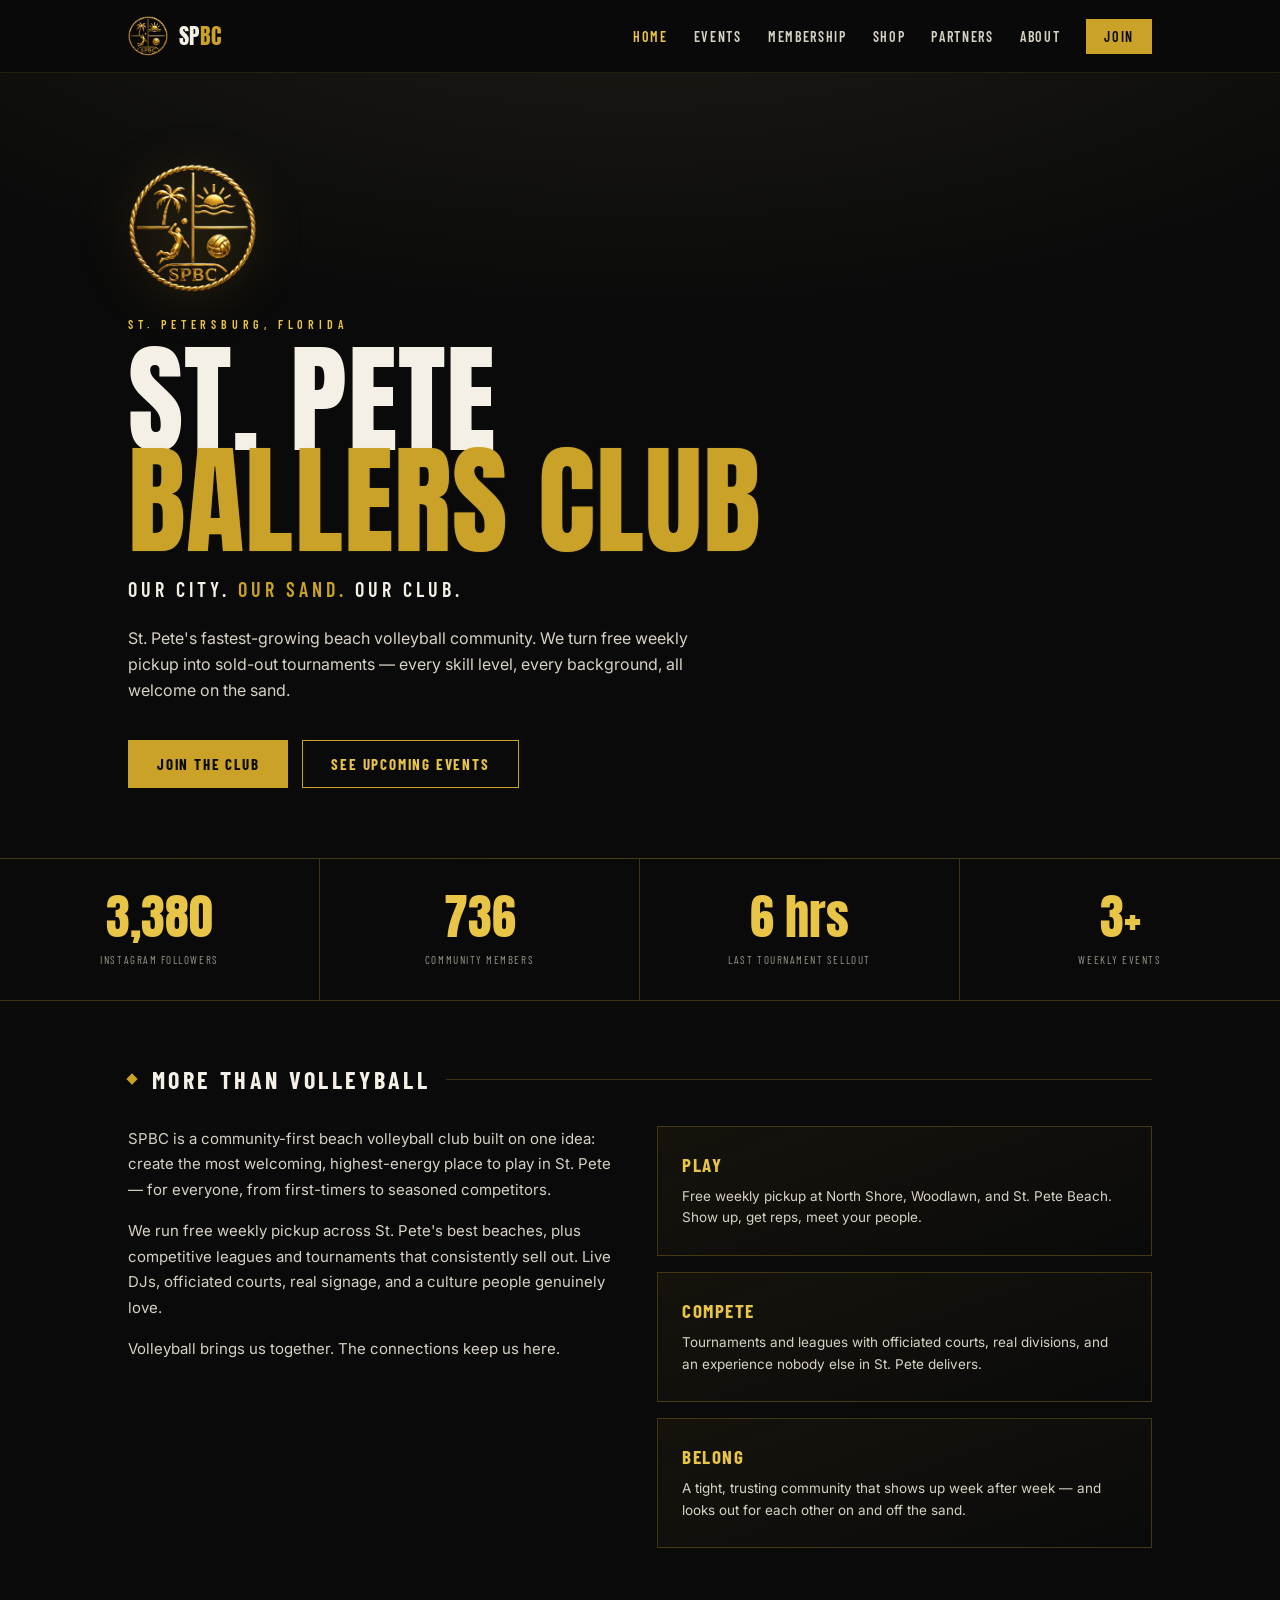
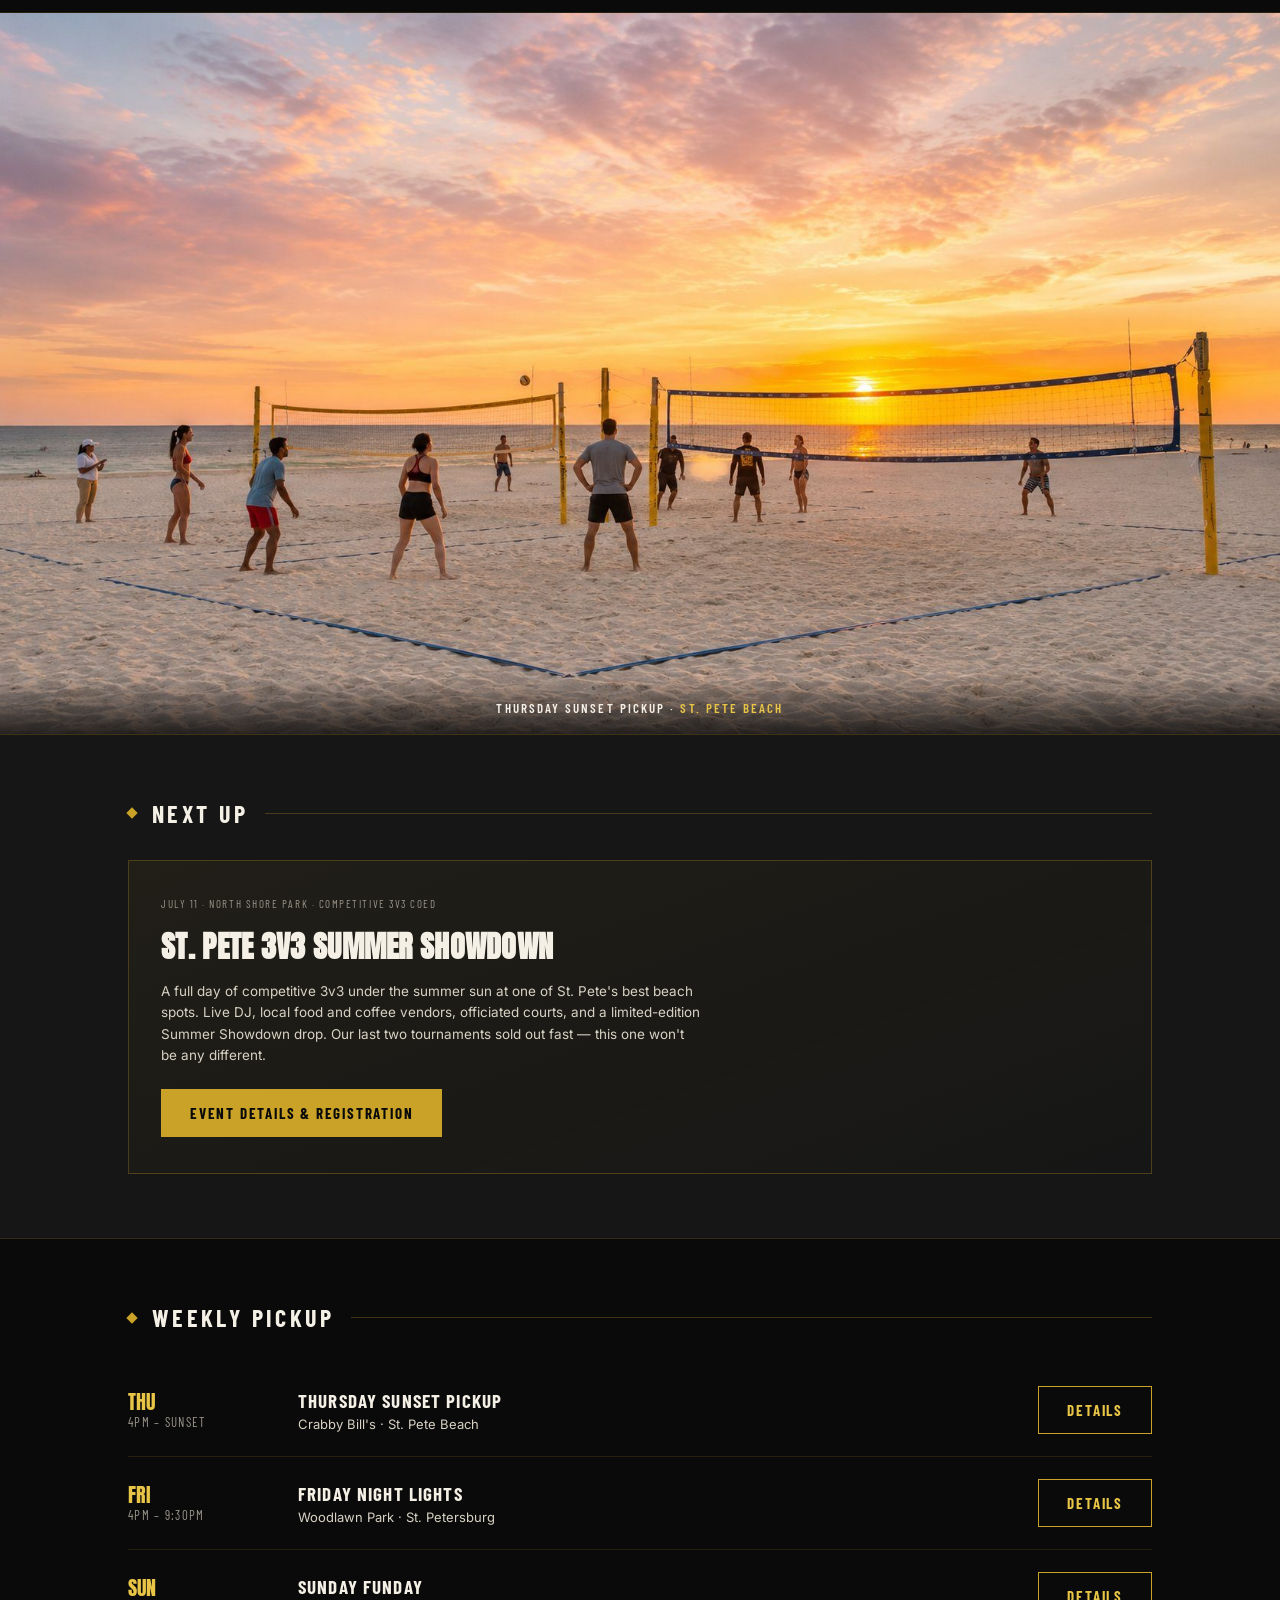
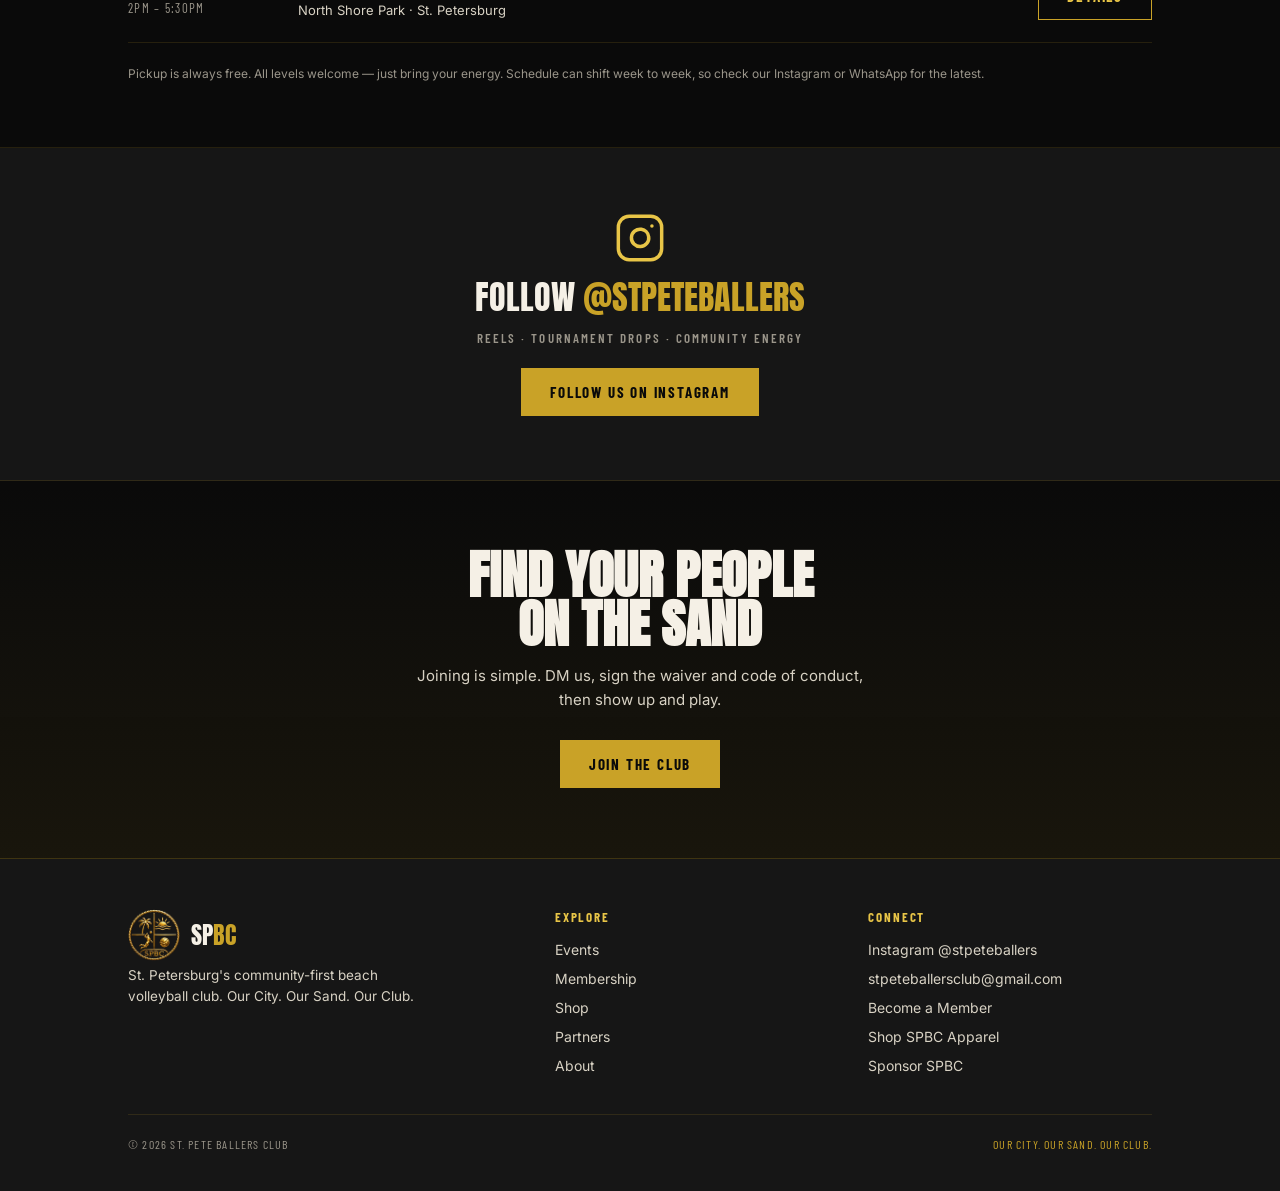
<file: index.html>
<!DOCTYPE html>
<html lang="en">
<head>
<meta charset="UTF-8">
<meta name="viewport" content="width=device-width, initial-scale=1.0">
<title>St. Pete Ballers Club — Beach Volleyball in St. Petersburg, FL</title>
<meta name="description" content="St. Petersburg's fastest-growing beach volleyball community. Free weekly pickup, competitive leagues, and sold-out tournaments. All skill levels welcome.">
<link rel="icon" type="image/png" href="favicon.png">
<link rel="apple-touch-icon" href="apple-touch-icon.png">
<meta property="og:type" content="website">
<meta property="og:site_name" content="St. Pete Ballers Club">
<meta property="og:title" content="St. Pete Ballers Club">
<meta property="og:description" content="St. Petersburg's fastest-growing beach volleyball community. Free weekly pickup, sold-out tournaments, all skill levels welcome.">
<meta property="og:image" content="https://stpeteballers.com/og-image.jpg">
<meta property="og:url" content="https://stpeteballers.com/">
<meta name="twitter:card" content="summary_large_image">
<link rel="stylesheet" href="styles.css">
</head>
<body>

<!-- NAV -->
<nav class="nav">
  <div class="nav-inner">
    <a href="index.html" class="brand"><img src="spbc-logo-liquid-small.png" alt="St. Pete Ballers Club crest"><span class="brand-word">SP<span class="gold">BC</span></span></a>
    <ul class="nav-links" id="navLinks">
      <li><a href="index.html" class="active">Home</a></li>
      <li><a href="events.html">Events</a></li>
      <li><a href="membership.html">Membership</a></li>
      <li><a href="shop.html">Shop</a></li>
      <li><a href="partners.html">Partners</a></li>
      <li><a href="about.html">About</a></li>
      <li><a href="about.html#join" class="nav-cta">Join</a></li>
    </ul>
    <button class="nav-toggle" id="navToggle" aria-label="Menu">☰</button>
  </div>
</nav>

<!-- HERO -->
<header class="hero">
  <div class="wrap">
    <img src="spbc-logo-liquid.png" alt="St. Pete Ballers Club crest" style="height:130px;width:auto;margin-bottom:24px;filter:drop-shadow(0 6px 24px rgba(201,162,39,0.28));">
    <div class="eyebrow">St. Petersburg, Florida</div>
    <h1 style="margin-top:18px;">St. Pete<br><span class="gold">Ballers Club</span></h1>
    <div class="tagline">Our City. <span class="dim">Our Sand.</span> Our Club.</div>
    <p class="lede">
      St. Pete's fastest-growing beach volleyball community. We turn free weekly pickup
      into sold-out tournaments — every skill level, every background, all welcome on the sand.
    </p>
    <div class="hero-cta">
      <a href="about.html#join" class="btn btn-primary">Join the Club</a>
      <a href="events.html" class="btn btn-ghost">See Upcoming Events</a>
    </div>
  </div>
</header>

<!-- STATS -->
<section class="stats">
  <div class="stat"><div class="num">3,380</div><div class="lab">Instagram Followers</div></div>
  <div class="stat"><div class="num">736</div><div class="lab">Community Members</div></div>
  <div class="stat"><div class="num">6 hrs</div><div class="lab">Last Tournament Sellout</div></div>
  <div class="stat"><div class="num">3+</div><div class="lab">Weekly Events</div></div>
</section>

<!-- WHAT WE ARE -->
<section class="block">
  <div class="wrap">
    <div class="section-head">
      <span class="diamond"></span>
      <h2>More Than Volleyball</h2>
      <span class="rule"></span>
    </div>
    <div class="grid-2">
      <div>
        <p class="lead-text">SPBC is a community-first beach volleyball club built on one idea: create the most welcoming, highest-energy place to play in St. Pete — for everyone, from first-timers to seasoned competitors.</p>
        <p class="lead-text">We run free weekly pickup across St. Pete's best beaches, plus competitive leagues and tournaments that consistently sell out. Live DJs, officiated courts, real signage, and a culture people genuinely love.</p>
        <p class="lead-text">Volleyball brings us together. The connections keep us here.</p>
      </div>
      <div class="grid-3" style="grid-template-columns:1fr;gap:16px;">
        <div class="card"><h3>Play</h3><p>Free weekly pickup at North Shore, Woodlawn, and St. Pete Beach. Show up, get reps, meet your people.</p></div>
        <div class="card"><h3>Compete</h3><p>Tournaments and leagues with officiated courts, real divisions, and an experience nobody else in St. Pete delivers.</p></div>
        <div class="card"><h3>Belong</h3><p>A tight, trusting community that shows up week after week — and looks out for each other on and off the sand.</p></div>
      </div>
    </div>
  </div>
</section>

<!-- SUNSET PHOTO -->
<section class="photo-band">
  <img src="photo-sunset.jpg" alt="SPBC sunset pickup on the sand in St. Pete" loading="lazy">
  <div class="caption">Thursday Sunset Pickup · <span class="gold">St. Pete Beach</span></div>
</section>

<!-- FEATURED EVENT -->
<section class="block block-dark">
  <div class="wrap">
    <div class="section-head">
      <span class="diamond"></span>
      <h2>Next Up</h2>
      <span class="rule"></span>
    </div>
    <div class="card" style="padding:36px 32px;">
      <div class="tag">July 11 · North Shore Park · Competitive 3v3 Coed</div>
      <h3 style="font-size:30px;font-family:'Anton',sans-serif;letter-spacing:0.01em;color:var(--sand);">St. Pete 3v3 Summer Showdown</h3>
      <p style="margin:12px 0 22px;max-width:60ch;">A full day of competitive 3v3 under the summer sun at one of St. Pete's best beach spots. Live DJ, local food and coffee vendors, officiated courts, and a limited-edition Summer Showdown drop. Our last two tournaments sold out fast — this one won't be any different.</p>
      <a href="events.html" class="btn btn-primary">Event Details &amp; Registration</a>
    </div>
  </div>
</section>

<!-- WEEKLY SCHEDULE -->
<section class="block">
  <div class="wrap">
    <div class="section-head">
      <span class="diamond"></span>
      <h2>Weekly Pickup</h2>
      <span class="rule"></span>
    </div>
    <div class="event-row">
      <div class="event-when">Thu<small>4PM – Sunset</small></div>
      <div><div class="event-name">Thursday Sunset Pickup</div><div class="event-meta">Crabby Bill's · St. Pete Beach</div></div>
      <a href="events.html" class="btn btn-ghost">Details</a>
    </div>
    <div class="event-row">
      <div class="event-when">Fri<small>4PM – 9:30PM</small></div>
      <div><div class="event-name">Friday Night Lights</div><div class="event-meta">Woodlawn Park · St. Petersburg</div></div>
      <a href="events.html" class="btn btn-ghost">Details</a>
    </div>
    <div class="event-row">
      <div class="event-when">Sun<small>2PM – 5:30PM</small></div>
      <div><div class="event-name">Sunday Funday</div><div class="event-meta">North Shore Park · St. Petersburg</div></div>
      <a href="events.html" class="btn btn-ghost">Details</a>
    </div>
    <p class="form-note" style="margin-top:22px;">Pickup is always free. All levels welcome — just bring your energy. Schedule can shift week to week, so check our Instagram or WhatsApp for the latest.</p>
  </div>
</section>

<!-- INSTAGRAM -->
<section class="block block-dark" style="text-align:center;">
  <div class="wrap">
    <a href="https://instagram.com/stpeteballers" target="_blank" rel="noopener" style="display:inline-flex;flex-direction:column;align-items:center;gap:16px;">
      <svg width="52" height="52" viewBox="0 0 24 24" fill="none" stroke="#E8C547" stroke-width="1.6" stroke-linecap="round" stroke-linejoin="round" aria-hidden="true">
        <rect x="2" y="2" width="20" height="20" rx="5" ry="5"></rect>
        <path d="M16 11.37A4 4 0 1 1 12.63 8 4 4 0 0 1 16 11.37z"></path>
        <line x1="17.5" y1="6.5" x2="17.51" y2="6.5"></line>
      </svg>
      <span style="font-family:'Anton',sans-serif;font-size:clamp(22px,4vw,34px);text-transform:uppercase;color:var(--sand);line-height:1;">Follow <span style="color:var(--gold);">@stpeteballers</span></span>
      <span style="font-family:'Barlow Condensed',sans-serif;font-weight:600;text-transform:uppercase;letter-spacing:0.16em;font-size:13px;color:var(--muted);">Reels · Tournament Drops · Community Energy</span>
      <span class="btn btn-primary" style="margin-top:6px;">Follow Us On Instagram</span>
    </a>
  </div>
</section>

<!-- CTA -->
<section class="cta-banner">
  <div class="wrap">
    <h2>Find Your People<br>On The Sand</h2>
    <p>Joining is simple. DM us, sign the waiver and code of conduct, then show up and play.</p>
    <a href="about.html#join" class="btn btn-primary">Join the Club</a>
  </div>
</section>

<!-- FOOTER -->
<footer class="footer">
  <div class="wrap">
    <div class="footer-grid">
      <div>
        <div class="brand"><img src="spbc-logo-liquid-small.png" alt="St. Pete Ballers Club crest"><span class="brand-word">SP<span class="gold">BC</span></span></div>
        <p>St. Petersburg's community-first beach volleyball club. Our City. Our Sand. Our Club.</p>
      </div>
      <div>
        <h5>Explore</h5>
        <ul class="footer-links">
          <li><a href="events.html">Events</a></li>
          <li><a href="membership.html">Membership</a></li>
          <li><a href="shop.html">Shop</a></li>
          <li><a href="partners.html">Partners</a></li>
          <li><a href="about.html">About</a></li>
        </ul>
      </div>
      <div>
        <h5>Connect</h5>
        <ul class="footer-links">
          <li><a href="https://instagram.com/stpeteballers" target="_blank" rel="noopener">Instagram @stpeteballers</a></li>
          <li><a href="mailto:stpeteballersclub@gmail.com">stpeteballersclub@gmail.com</a></li>
          <li><a href="about.html#join">Become a Member</a></li>
          <li><a href="https://zi0zrb-xp.myshopify.com" target="_blank" rel="noopener">Shop SPBC Apparel</a></li>
          <li><a href="partners.html#sponsor">Sponsor SPBC</a></li>
        </ul>
      </div>
    </div>
    <div class="footer-bottom">
      <span>© 2026 St. Pete Ballers Club</span>
      <span class="gold">Our City. Our Sand. Our Club.</span>
    </div>
  </div>
</footer>

<script>
  const t = document.getElementById('navToggle');
  const l = document.getElementById('navLinks');
  if (t) t.addEventListener('click', () => l.classList.toggle('open'));
</script>
</body>
</html>
</file>
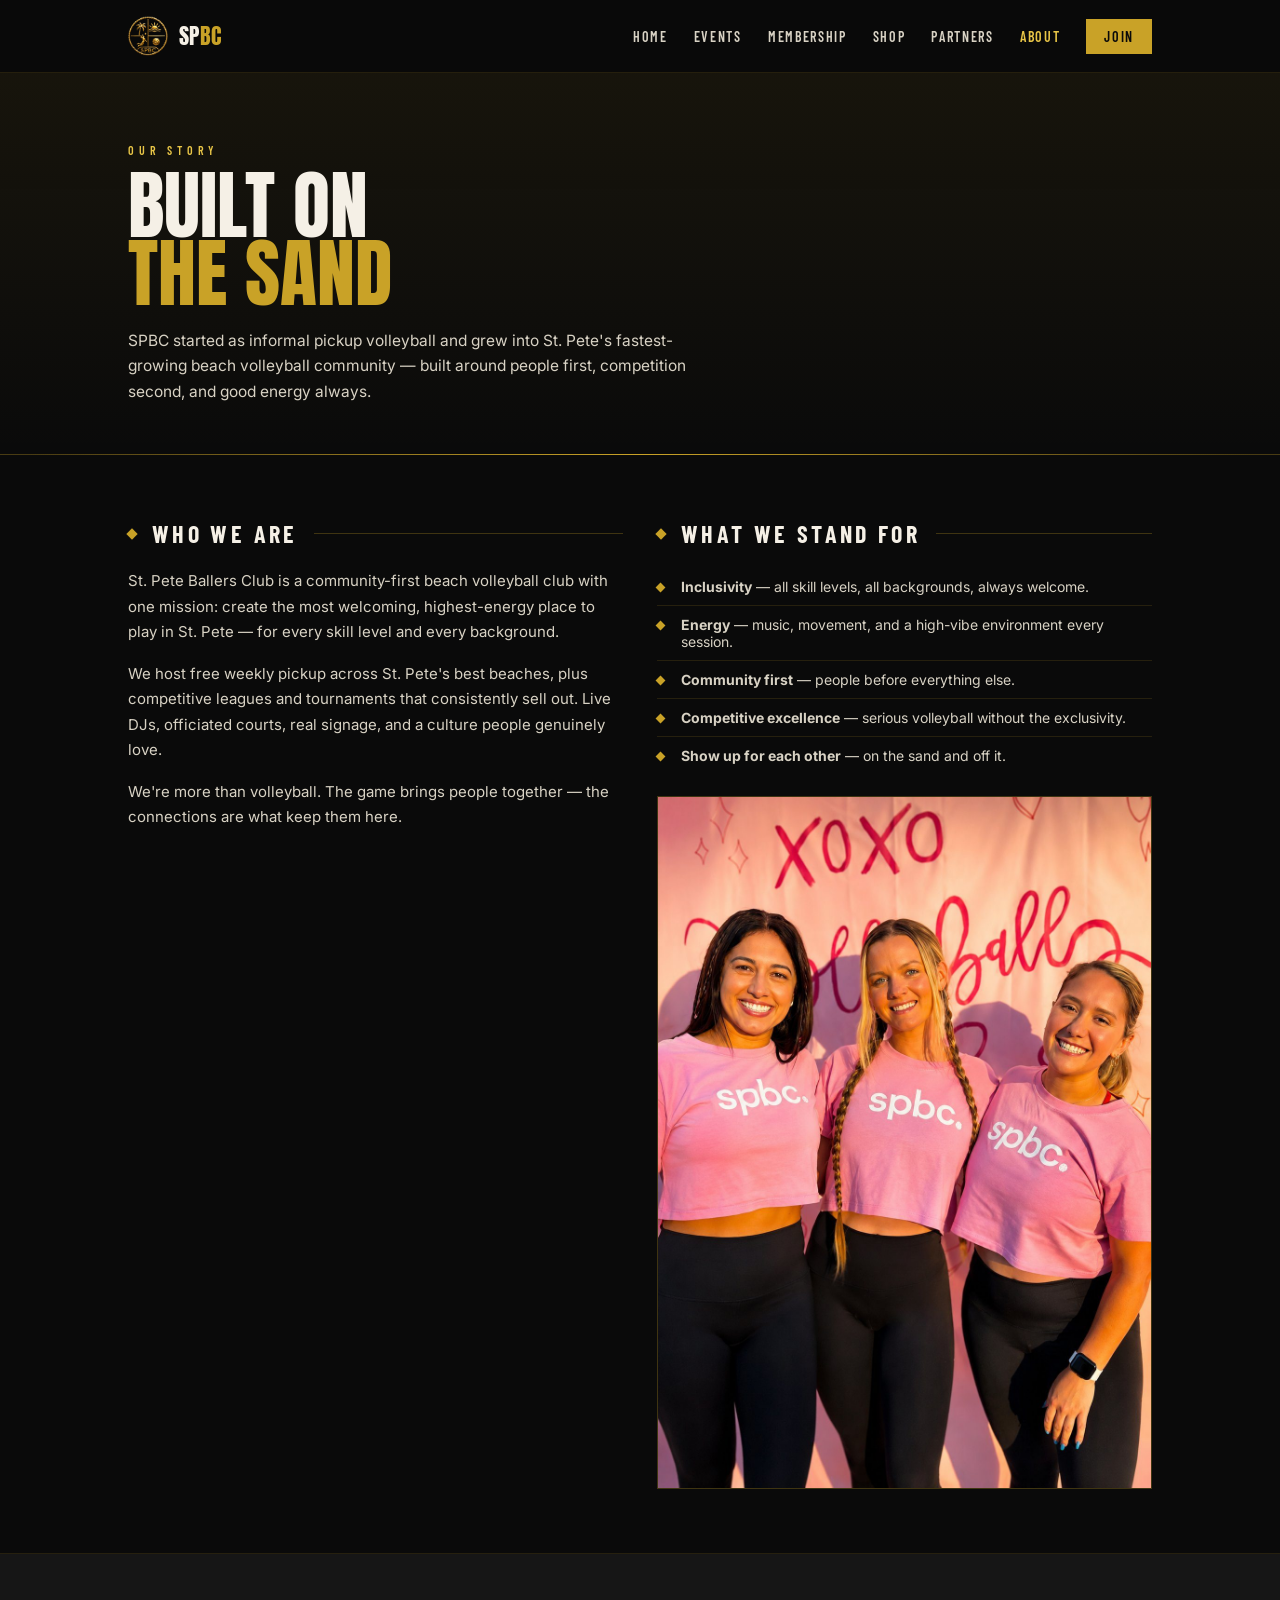
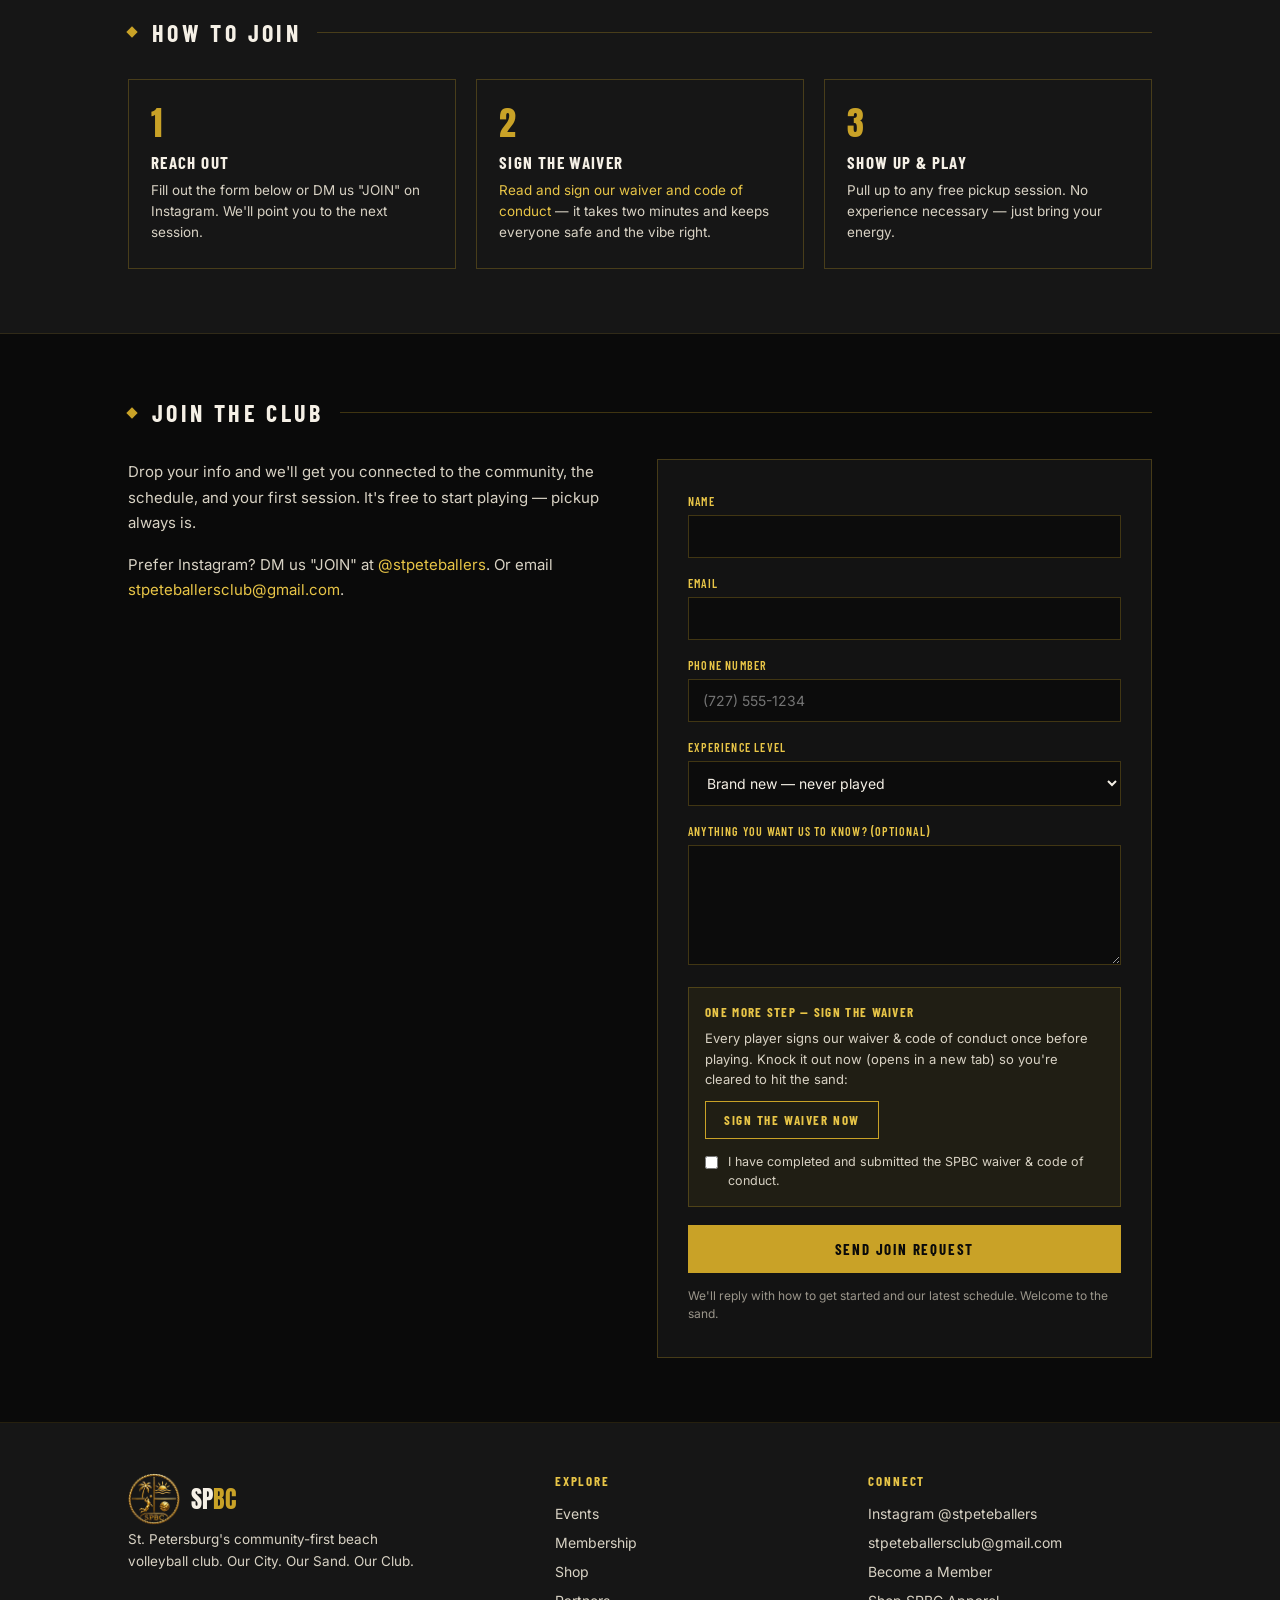
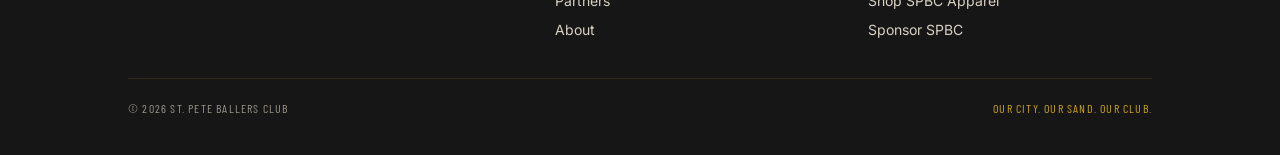
<file: about.html>
<!DOCTYPE html>
<html lang="en">
<head>
<meta charset="UTF-8">
<meta name="viewport" content="width=device-width, initial-scale=1.0">
<title>About &amp; Join — St. Pete Ballers Club</title>
<meta name="description" content="The story behind St. Pete Ballers Club and how to join St. Petersburg's fastest-growing beach volleyball community.">
<link rel="icon" type="image/png" href="favicon.png">
<link rel="apple-touch-icon" href="apple-touch-icon.png">
<meta property="og:type" content="website">
<meta property="og:site_name" content="St. Pete Ballers Club">
<meta property="og:title" content="About & Join — St. Pete Ballers Club">
<meta property="og:description" content="The story behind St. Pete's most welcoming beach volleyball community — and how to join.">
<meta property="og:image" content="https://stpeteballers.com/og-image.jpg">
<meta property="og:url" content="https://stpeteballers.com/about.html">
<meta name="twitter:card" content="summary_large_image">
<link rel="stylesheet" href="styles.css">
</head>
<body>

<nav class="nav">
  <div class="nav-inner">
    <a href="index.html" class="brand"><img src="spbc-logo-liquid-small.png" alt="St. Pete Ballers Club crest"><span class="brand-word">SP<span class="gold">BC</span></span></a>
    <ul class="nav-links" id="navLinks">
      <li><a href="index.html">Home</a></li>
      <li><a href="events.html">Events</a></li>
      <li><a href="membership.html">Membership</a></li>
      <li><a href="shop.html">Shop</a></li>
      <li><a href="partners.html">Partners</a></li>
      <li><a href="about.html" class="active">About</a></li>
      <li><a href="#join" class="nav-cta">Join</a></li>
    </ul>
    <button class="nav-toggle" id="navToggle" aria-label="Menu">☰</button>
  </div>
</nav>

<header class="page-header">
  <div class="wrap">
    <div class="eyebrow">Our Story</div>
    <h1>Built On<br><span class="gold">The Sand</span></h1>
    <p>SPBC started as informal pickup volleyball and grew into St. Pete's fastest-growing beach volleyball community — built around people first, competition second, and good energy always.</p>
  </div>
</header>

<!-- STORY -->
<section class="block">
  <div class="wrap">
    <div class="grid-2">
      <div>
        <div class="section-head" style="margin-bottom:20px;">
          <span class="diamond"></span>
          <h2>Who We Are</h2>
          <span class="rule"></span>
        </div>
        <p class="lead-text">St. Pete Ballers Club is a community-first beach volleyball club with one mission: create the most welcoming, highest-energy place to play in St. Pete — for every skill level and every background.</p>
        <p class="lead-text">We host free weekly pickup across St. Pete's best beaches, plus competitive leagues and tournaments that consistently sell out. Live DJs, officiated courts, real signage, and a culture people genuinely love.</p>
        <p class="lead-text">We're more than volleyball. The game brings people together — the connections are what keep them here.</p>
      </div>
      <div>
        <div class="section-head" style="margin-bottom:20px;">
          <span class="diamond"></span>
          <h2>What We Stand For</h2>
          <span class="rule"></span>
        </div>
        <ul class="perks">
          <li><strong>Inclusivity</strong> — all skill levels, all backgrounds, always welcome.</li>
          <li><strong>Energy</strong> — music, movement, and a high-vibe environment every session.</li>
          <li><strong>Community first</strong> — people before everything else.</li>
          <li><strong>Competitive excellence</strong> — serious volleyball without the exclusivity.</li>
          <li><strong>Show up for each other</strong> — on the sand and off it.</li>
        </ul>
        <div class="photo-card" style="margin-top:22px;">
          <img src="photo-crew.jpg" alt="SPBC members in club apparel at a themed event" loading="lazy">
        </div>
      </div>
    </div>
  </div>
</section>

<!-- HOW TO JOIN -->
<section class="block block-dark">
  <div class="wrap">
    <div class="section-head">
      <span class="diamond"></span>
      <h2>How To Join</h2>
      <span class="rule"></span>
    </div>
    <div class="steps">
      <div class="step">
        <div class="n">1</div>
        <h4>Reach Out</h4>
        <p>Fill out the form below or DM us "JOIN" on Instagram. We'll point you to the next session.</p>
      </div>
      <div class="step">
        <div class="n">2</div>
        <h4>Sign the Waiver</h4>
        <p><a href="waiver.html" style="color:var(--gold-bright);">Read and sign our waiver and code of conduct</a> — it takes two minutes and keeps everyone safe and the vibe right.</p>
      </div>
      <div class="step">
        <div class="n">3</div>
        <h4>Show Up &amp; Play</h4>
        <p>Pull up to any free pickup session. No experience necessary — just bring your energy.</p>
      </div>
    </div>
  </div>
</section>

<!-- JOIN FORM -->
<section class="block" id="join">
  <div class="wrap">
    <div class="section-head">
      <span class="diamond"></span>
      <h2>Join The Club</h2>
      <span class="rule"></span>
    </div>
    <div class="grid-2">
      <div>
        <p class="lead-text">Drop your info and we'll get you connected to the community, the schedule, and your first session. It's free to start playing — pickup always is.</p>
        <p class="lead-text">Prefer Instagram? DM us "JOIN" at <a href="https://instagram.com/stpeteballers" target="_blank" rel="noopener" style="color:var(--gold-bright);">@stpeteballers</a>. Or email <a href="mailto:stpeteballersclub@gmail.com" style="color:var(--gold-bright);">stpeteballersclub@gmail.com</a>.</p>
      </div>
      <div class="form-card">
        <!-- FORMSPREE: replace YOUR_JOIN_FORM_ID with the endpoint from your Formspree join form -->
        <form action="https://formspree.io/f/maqzbger" method="POST">
          <input type="hidden" name="_subject" value="New SPBC Join Request">
          <div class="field">
            <label for="j-name">Name</label>
            <input id="j-name" type="text" name="name" required>
          </div>
          <div class="field">
            <label for="j-email">Email</label>
            <input id="j-email" type="email" name="email" required>
          </div>
          <div class="field">
            <label for="j-phone">Phone Number</label>
            <input id="j-phone" type="tel" name="phone" placeholder="(727) 555-1234" required>
          </div>
          <div class="field">
            <label for="j-level">Experience Level</label>
            <select id="j-level" name="experience_level">
              <option>Brand new — never played</option>
              <option>Beginner</option>
              <option>Intermediate</option>
              <option>Advanced / Competitive</option>
            </select>
          </div>
          <div class="field">
            <label for="j-msg">Anything you want us to know? (optional)</label>
            <textarea id="j-msg" name="message"></textarea>
          </div>
          <div style="border:1px solid var(--line);background:rgba(201,162,39,0.07);padding:16px;margin-bottom:18px;">
            <label style="display:block;font-family:'Barlow Condensed',sans-serif;font-weight:700;text-transform:uppercase;letter-spacing:0.1em;font-size:13px;color:var(--gold-bright);margin-bottom:8px;">One More Step — Sign The Waiver</label>
            <p style="font-size:13px;color:var(--text);line-height:1.55;margin-bottom:12px;">Every player signs our waiver &amp; code of conduct once before playing. Knock it out now (opens in a new tab) so you're cleared to hit the sand:</p>
            <a href="https://docs.google.com/forms/d/e/1FAIpQLSe4vOb_4rl8Dtbf1ZRXCW45BYnxnFgCiMLUwcZEDzyFkONX4w/viewform" target="_blank" rel="noopener" class="btn btn-ghost" style="font-size:13px;padding:10px 18px;">Sign the Waiver Now</a>
            <div style="display:flex;gap:10px;align-items:flex-start;margin-top:14px;">
              <input type="checkbox" id="j-waiver" name="waiver_signed" value="yes" required style="margin-top:3px;width:auto;accent-color:var(--gold);">
              <label for="j-waiver" style="font-family:'Inter',sans-serif;text-transform:none;letter-spacing:0;font-size:12.5px;color:var(--text);line-height:1.5;">I have completed and submitted the SPBC waiver &amp; code of conduct.</label>
            </div>
          </div>
          <button type="submit" class="btn btn-primary" style="width:100%;">Send Join Request</button>
          <p class="form-note">We'll reply with how to get started and our latest schedule. Welcome to the sand.</p>
        </form>
      </div>
    </div>
  </div>
</section>

<footer class="footer">
  <div class="wrap">
    <div class="footer-grid">
      <div>
        <div class="brand"><img src="spbc-logo-liquid-small.png" alt="St. Pete Ballers Club crest"><span class="brand-word">SP<span class="gold">BC</span></span></div>
        <p>St. Petersburg's community-first beach volleyball club. Our City. Our Sand. Our Club.</p>
      </div>
      <div>
        <h5>Explore</h5>
        <ul class="footer-links">
          <li><a href="events.html">Events</a></li>
          <li><a href="membership.html">Membership</a></li>
          <li><a href="shop.html">Shop</a></li>
          <li><a href="partners.html">Partners</a></li>
          <li><a href="about.html">About</a></li>
        </ul>
      </div>
      <div>
        <h5>Connect</h5>
        <ul class="footer-links">
          <li><a href="https://instagram.com/stpeteballers" target="_blank" rel="noopener">Instagram @stpeteballers</a></li>
          <li><a href="mailto:stpeteballersclub@gmail.com">stpeteballersclub@gmail.com</a></li>
          <li><a href="#join">Become a Member</a></li>
          <li><a href="https://zi0zrb-xp.myshopify.com" target="_blank" rel="noopener">Shop SPBC Apparel</a></li>
          <li><a href="partners.html#sponsor">Sponsor SPBC</a></li>
        </ul>
      </div>
    </div>
    <div class="footer-bottom">
      <span>© 2026 St. Pete Ballers Club</span>
      <span class="gold">Our City. Our Sand. Our Club.</span>
    </div>
  </div>
</footer>

<script>
  const t = document.getElementById('navToggle');
  const l = document.getElementById('navLinks');
  if (t) t.addEventListener('click', () => l.classList.toggle('open'));
</script>
</body>
</html>
</file>
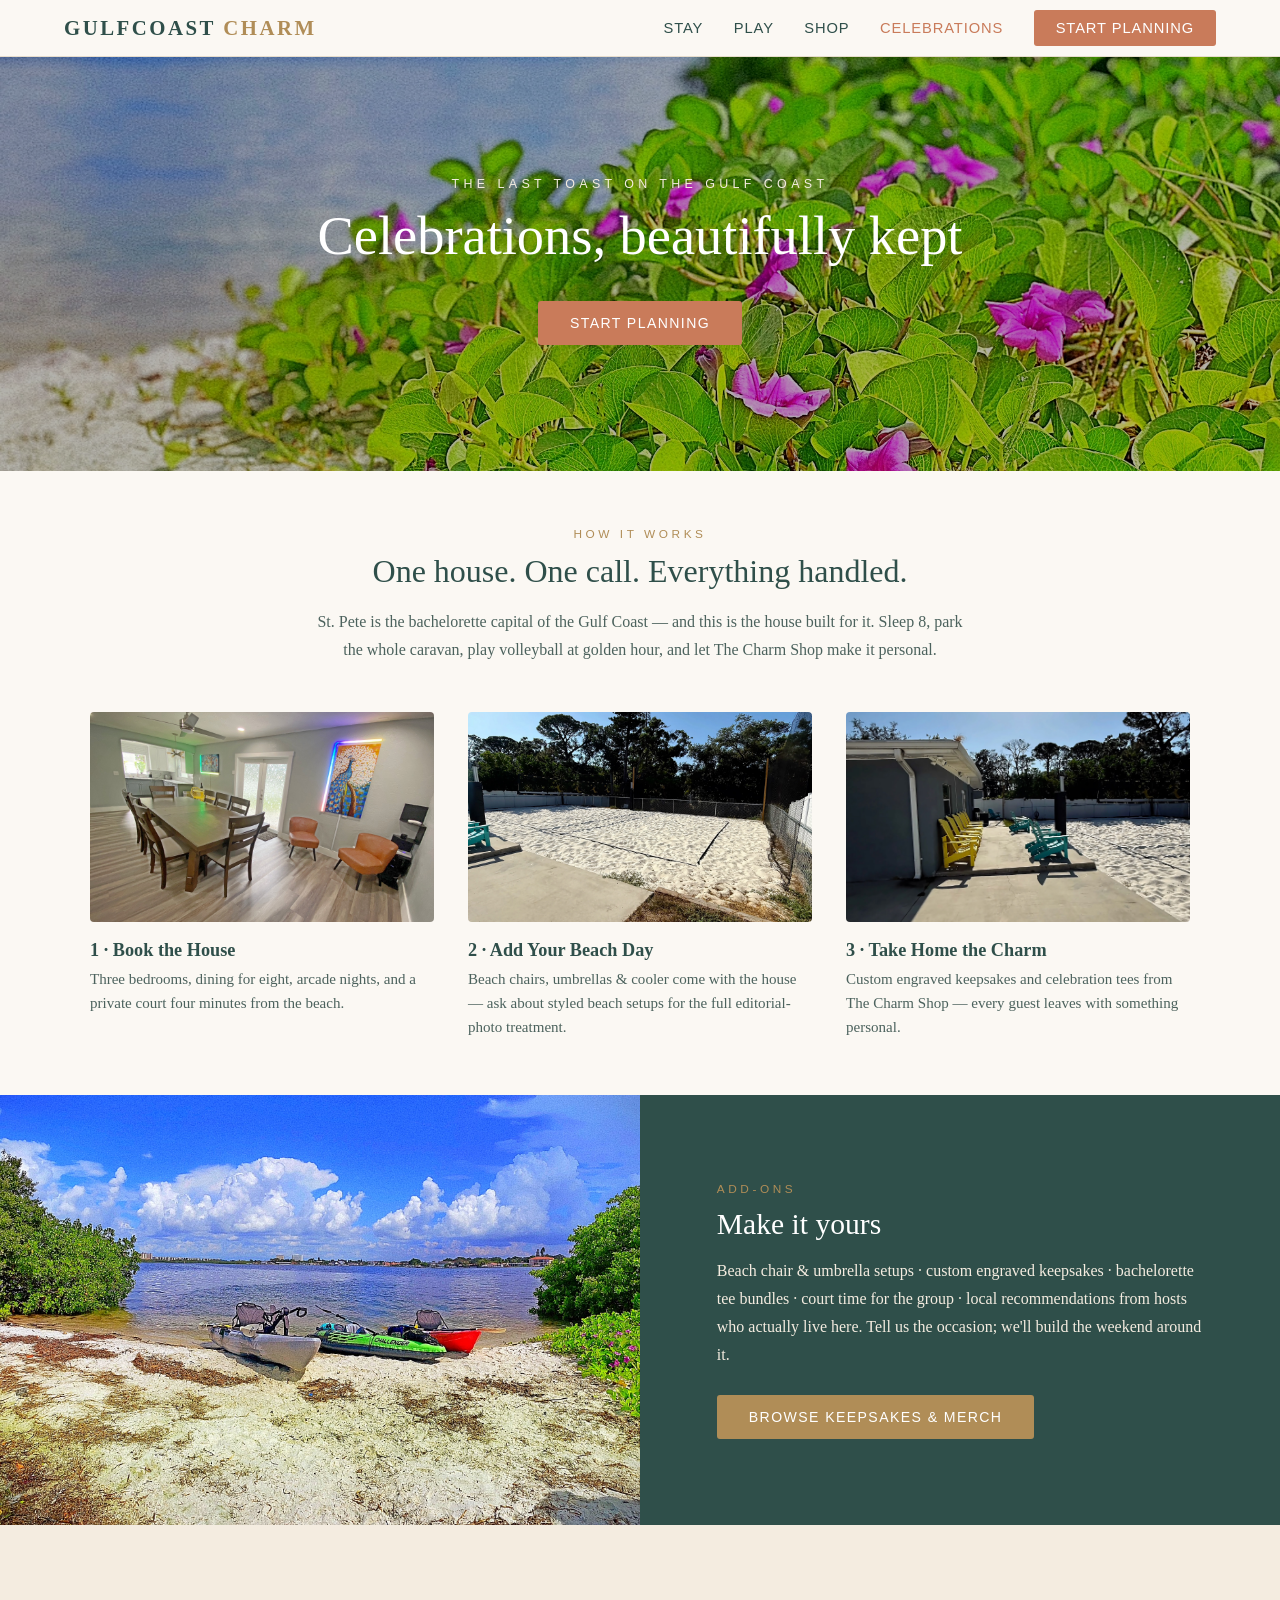
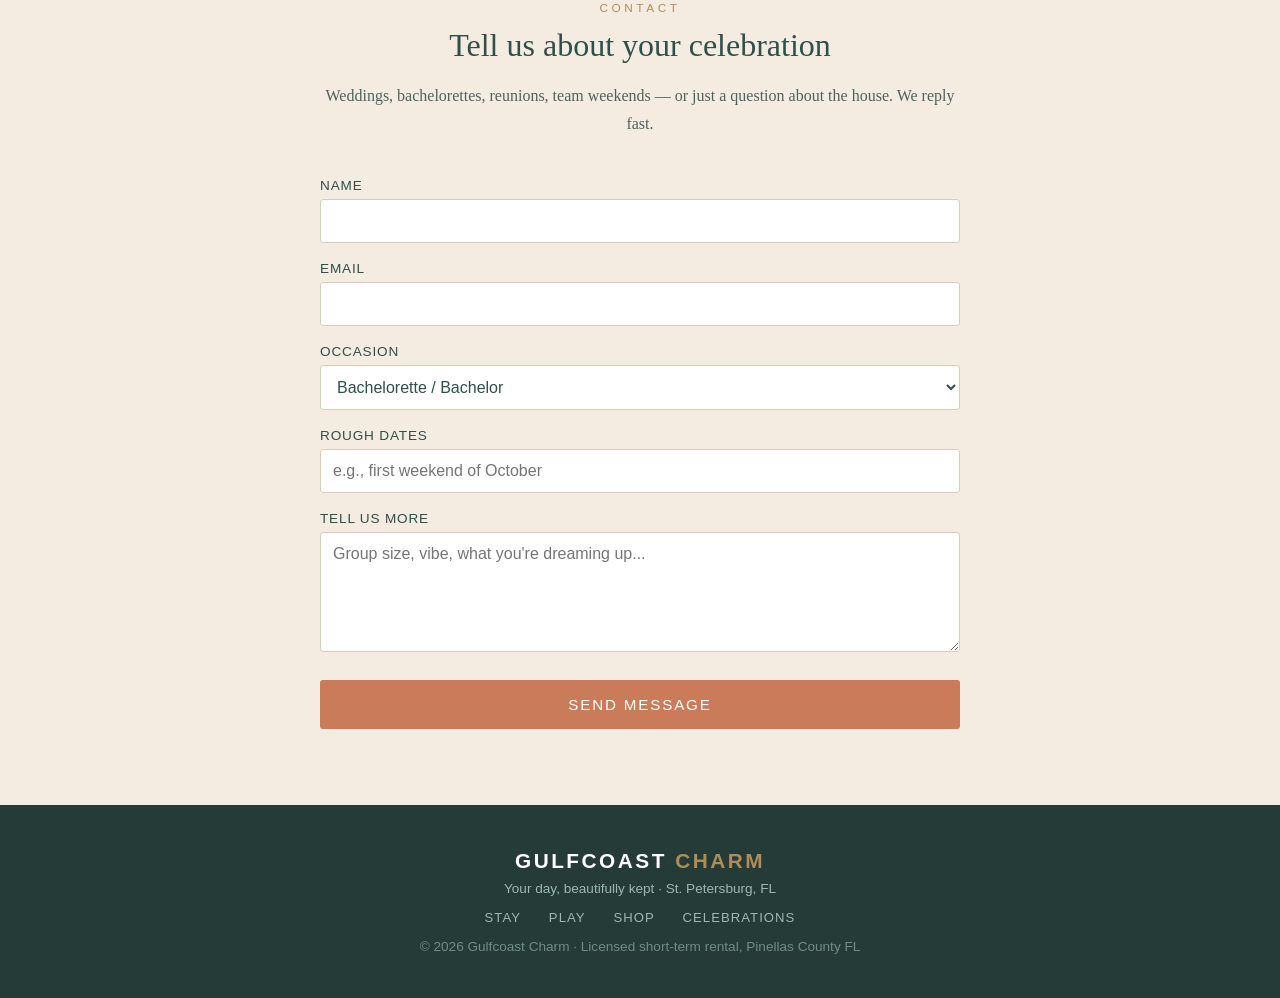
<file: celebrations.html>
<!DOCTYPE html>
<html lang="en">
<head>
<meta charset="UTF-8">
<meta name="viewport" content="width=device-width, initial-scale=1.0">
<title>Celebrations — Bachelorette & Beach Setups | Gulfcoast Charm</title>
<meta name="description" content="Bachelorette parties, beach setups, and custom engraved keepsakes on Florida's Gulf Coast. Book the house, add beach chairs & umbrellas, and take home the Charm.">
<link rel="stylesheet" href="css/style.css">
</head>
<body>

<header>
  <a class="logo" href="index.html">GULFCOAST <span>CHARM</span></a>
  <nav class="sans">
    <a href="stay.html">Stay</a>
    <a href="play.html">Play</a>
    <a href="https://shop.gulfcoastcharm.com">Shop</a>
    <a href="celebrations.html" class="active">Celebrations</a>
    <a class="cta" href="#contact">Start Planning</a>
  </nav>
</header>

<div class="hero short">
  <img src="images/bay-flowers.jpg" alt="Boca Ciega Bay shoreline near St. Pete Beach">
  <div class="hero-text">
    <div class="kicker sans">The Last Toast on the Gulf Coast</div>
    <h1>Celebrations, beautifully kept</h1>
    <div class="buttons sans">
      <a class="btn btn-solid" href="#contact">Start Planning</a>
    </div>
  </div>
</div>

<section class="band tight">
  <div class="kicker sans">How It Works</div>
  <h2>One house. One call. Everything handled.</h2>
  <p class="lead">St. Pete is the bachelorette capital of the Gulf Coast — and this is the house
  built for it. Sleep 8, park the whole caravan, play volleyball at golden hour, and let
  The Charm Shop make it personal.</p>
  <div class="features">
    <div class="feature">
      <img src="images/dining-2.jpg" alt="Dining room for the whole crew">
      <h3>1 · Book the House</h3>
      <p>Three bedrooms, dining for eight, arcade nights, and a private court four minutes from the beach.</p>
    </div>
    <div class="feature">
      <img src="images/court-hero.jpeg" alt="Beach chairs and umbrella setup">
      <h3>2 · Add Your Beach Day</h3>
      <p>Beach chairs, umbrellas & cooler come with the house — ask about styled beach setups
      for the full editorial-photo treatment.</p>
    </div>
    <div class="feature">
      <img src="images/courtside-chairs.jpeg" alt="Custom keepsakes">
      <h3>3 · Take Home the Charm</h3>
      <p>Custom engraved keepsakes and celebration tees from The Charm Shop — every guest
      leaves with something personal.</p>
    </div>
  </div>
</section>

<div class="split">
  <div class="img" style="background-image:url('images/bay-1.jpg')"></div>
  <div class="txt">
    <div class="kicker sans">Add-Ons</div>
    <h2>Make it yours</h2>
    <p>Beach chair & umbrella setups · custom engraved keepsakes · bachelorette tee bundles ·
    court time for the group · local recommendations from hosts who actually live here.
    Tell us the occasion; we'll build the weekend around it.</p>
    <a class="btn btn-brass sans" href="https://shop.gulfcoastcharm.com">Browse Keepsakes & Merch</a>
  </div>
</div>

<section class="band" id="contact" style="background:var(--sandstone)">
  <div class="kicker sans">Contact</div>
  <h2>Tell us about your celebration</h2>
  <p class="lead">Weddings, bachelorettes, reunions, team weekends — or just a question
  about the house. We reply fast.</p>

  <!-- FORMSPREE: replace YOUR_FORM_ID with your real Formspree form ID (see SETUP-GUIDE.md) -->
  <form class="form-wrap sans" action="https://formspree.io/f/YOUR_FORM_ID" method="POST">
    <label for="name">Name</label>
    <input type="text" id="name" name="name" required>

    <label for="email">Email</label>
    <input type="email" id="email" name="email" required>

    <label for="occasion">Occasion</label>
    <select id="occasion" name="occasion">
      <option>Bachelorette / Bachelor</option>
      <option>Wedding-related stay</option>
      <option>Family reunion / group trip</option>
      <option>Team / tournament weekend</option>
      <option>General question</option>
    </select>

    <label for="dates">Rough dates</label>
    <input type="text" id="dates" name="dates" placeholder="e.g., first weekend of October">

    <label for="message">Tell us more</label>
    <textarea id="message" name="message" placeholder="Group size, vibe, what you're dreaming up..."></textarea>

    <input type="hidden" name="_subject" value="Celebration inquiry — gulfcoastcharm.com">
    <button type="submit">Send Message</button>
  </form>
</section>

<footer class="sans">
  <span class="logo">GULFCOAST <span style="color:var(--brass)">CHARM</span></span>
  <div>Your day, beautifully kept · St. Petersburg, FL</div>
  <nav>
    <a href="stay.html">Stay</a>
    <a href="play.html">Play</a>
    <a href="https://shop.gulfcoastcharm.com">Shop</a>
    <a href="celebrations.html">Celebrations</a>
  </nav>
  <div style="color:#6f8d87">© 2026 Gulfcoast Charm · Licensed short-term rental, Pinellas County FL</div>
</footer>

</body>
</html>
</file>
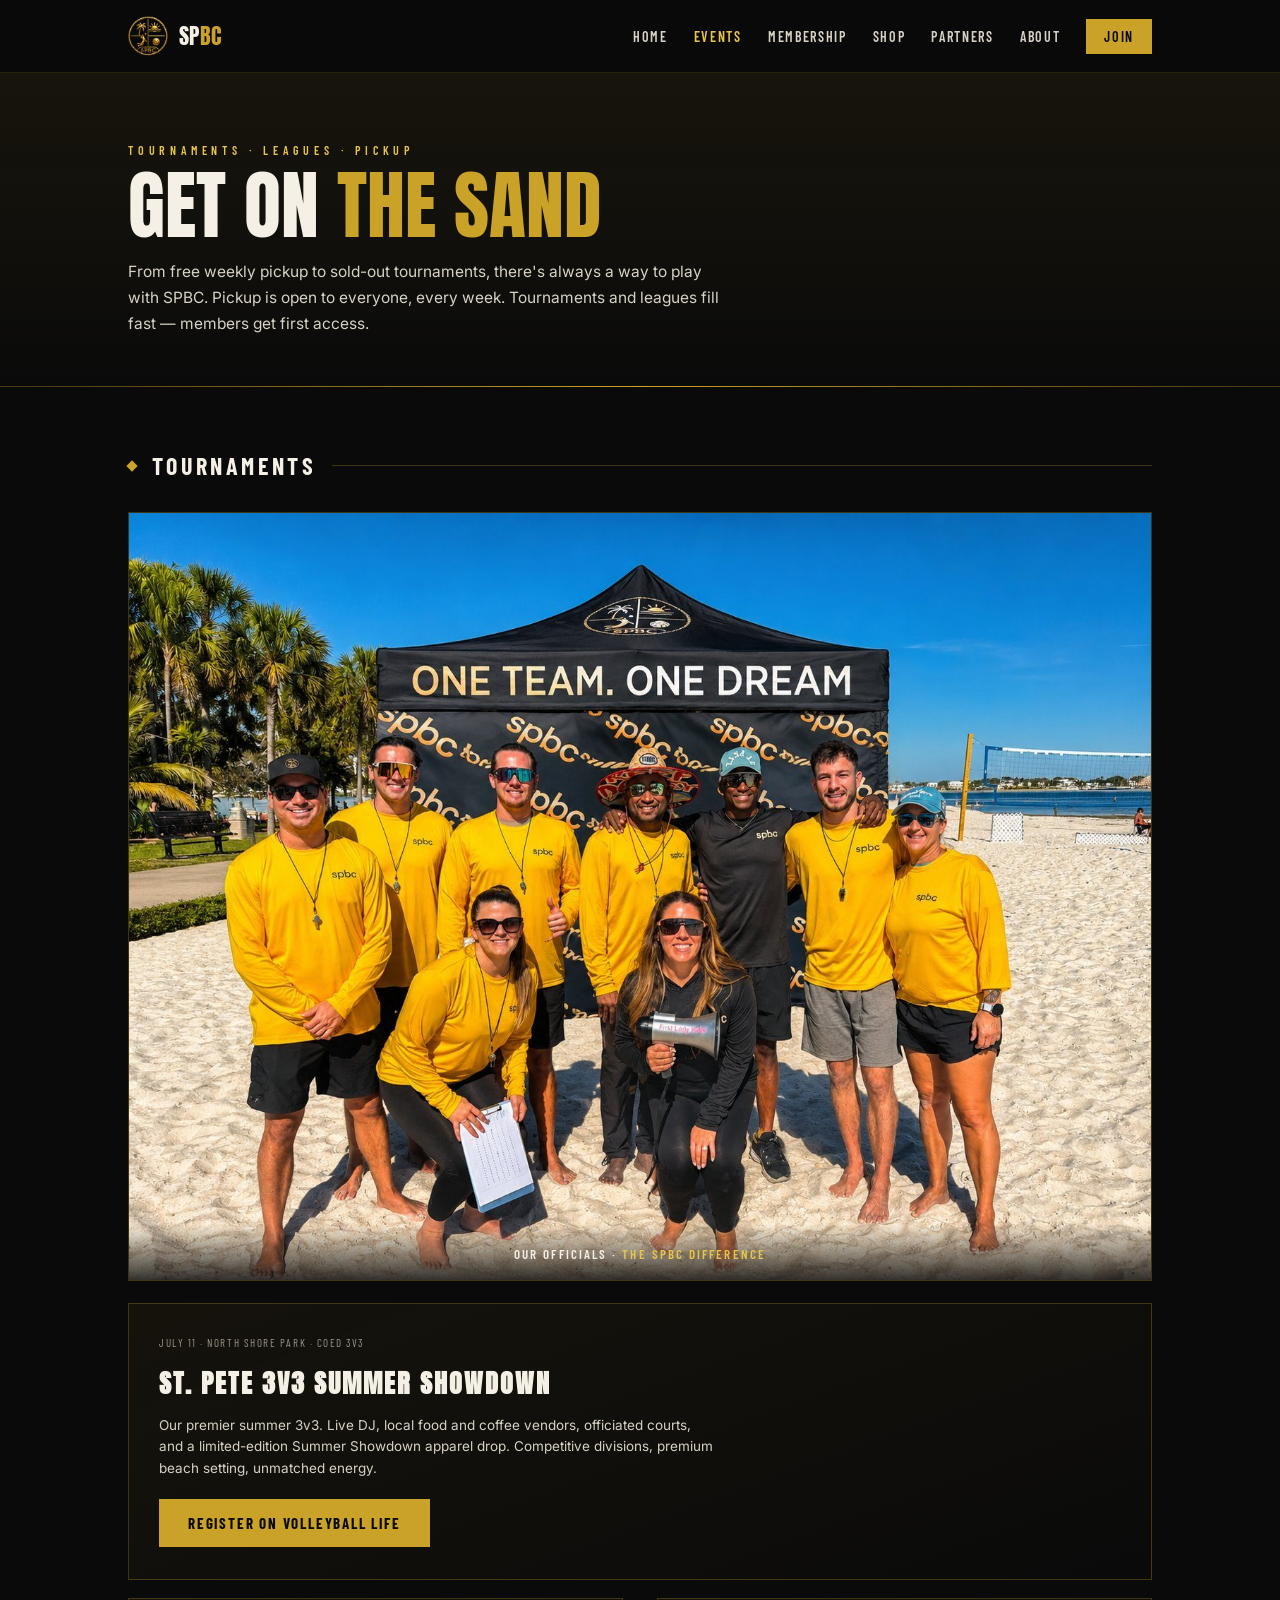
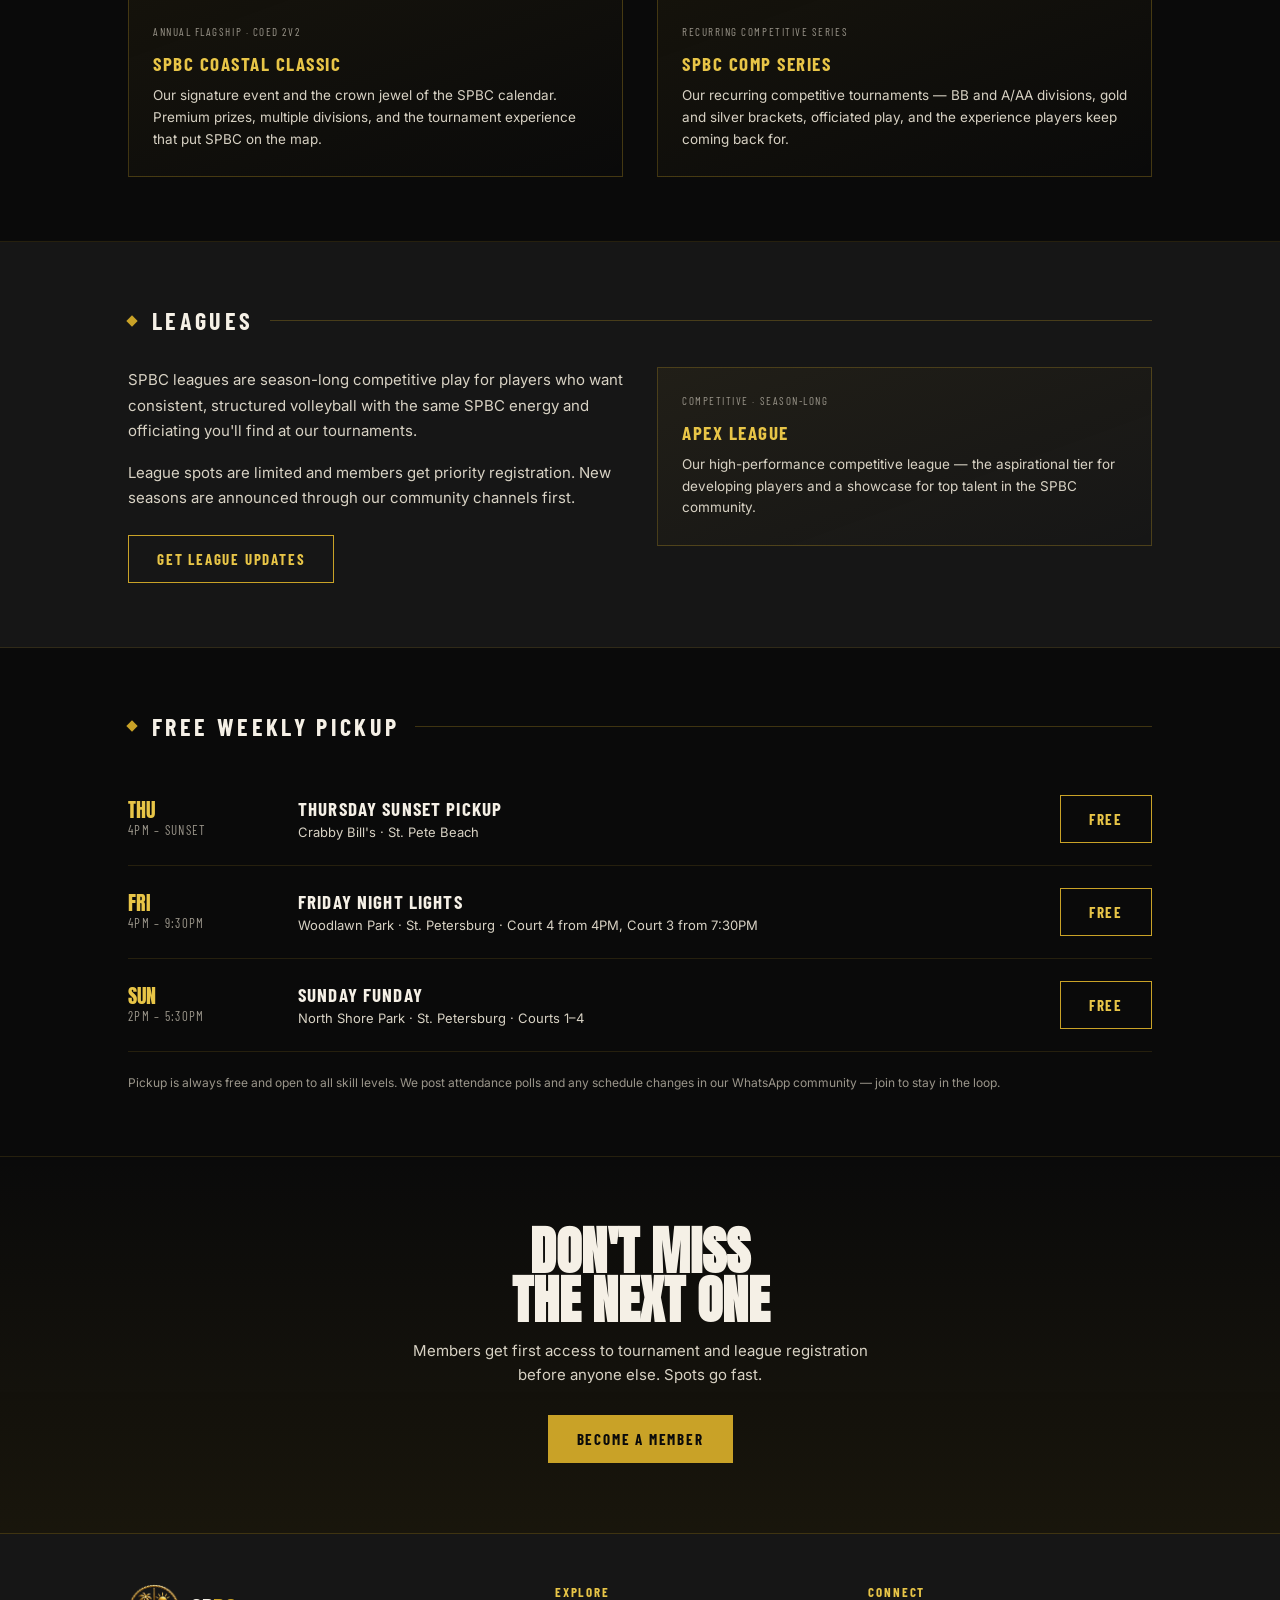
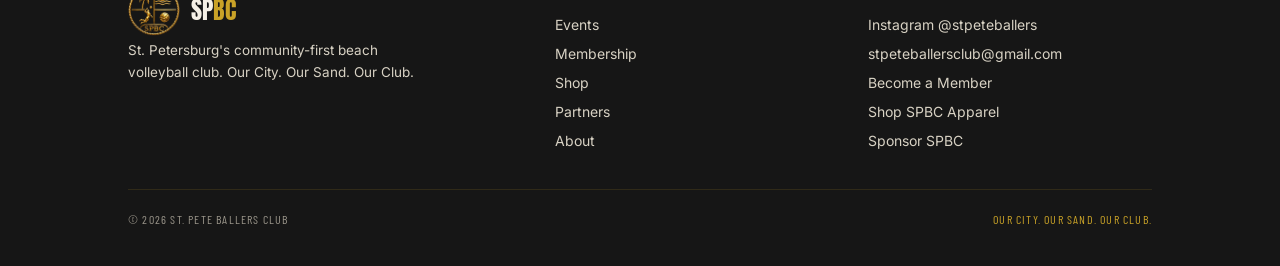
<file: events.html>
<!DOCTYPE html>
<html lang="en">
<head>
<meta charset="UTF-8">
<meta name="viewport" content="width=device-width, initial-scale=1.0">
<title>Events — St. Pete Ballers Club</title>
<meta name="description" content="SPBC tournaments, leagues, and free weekly beach volleyball pickup in St. Petersburg, FL.">
<link rel="icon" type="image/png" href="favicon.png">
<link rel="apple-touch-icon" href="apple-touch-icon.png">
<meta property="og:type" content="website">
<meta property="og:site_name" content="St. Pete Ballers Club">
<meta property="og:title" content="Events — St. Pete Ballers Club">
<meta property="og:description" content="Tournaments, leagues, and free weekly beach volleyball pickup in St. Pete.">
<meta property="og:image" content="https://stpeteballers.com/og-image.jpg">
<meta property="og:url" content="https://stpeteballers.com/events.html">
<meta name="twitter:card" content="summary_large_image">
<link rel="stylesheet" href="styles.css">
</head>
<body>

<nav class="nav">
  <div class="nav-inner">
    <a href="index.html" class="brand"><img src="spbc-logo-liquid-small.png" alt="St. Pete Ballers Club crest"><span class="brand-word">SP<span class="gold">BC</span></span></a>
    <ul class="nav-links" id="navLinks">
      <li><a href="index.html">Home</a></li>
      <li><a href="events.html" class="active">Events</a></li>
      <li><a href="membership.html">Membership</a></li>
      <li><a href="shop.html">Shop</a></li>
      <li><a href="partners.html">Partners</a></li>
      <li><a href="about.html">About</a></li>
      <li><a href="about.html#join" class="nav-cta">Join</a></li>
    </ul>
    <button class="nav-toggle" id="navToggle" aria-label="Menu">☰</button>
  </div>
</nav>

<header class="page-header">
  <div class="wrap">
    <div class="eyebrow">Tournaments · Leagues · Pickup</div>
    <h1>Get On <span class="gold">The Sand</span></h1>
    <p>From free weekly pickup to sold-out tournaments, there's always a way to play with SPBC. Pickup is open to everyone, every week. Tournaments and leagues fill fast — members get first access.</p>
  </div>
</header>

<!-- TOURNAMENTS -->
<section class="block">
  <div class="wrap">
    <div class="section-head">
      <span class="diamond"></span>
      <h2>Tournaments</h2>
      <span class="rule"></span>
    </div>

    <div class="photo-card" style="margin-bottom:22px;position:relative;">
      <img src="photo-officials.jpg" alt="SPBC officials team in yellow at a North Shore tournament" loading="lazy">
      <div class="caption" style="position:absolute;left:0;right:0;bottom:0;padding:22px 28px 18px;background:linear-gradient(180deg,transparent,rgba(10,10,10,0.82));font-family:'Barlow Condensed',sans-serif;font-weight:600;text-transform:uppercase;letter-spacing:0.16em;font-size:13px;color:var(--sand);text-align:center;">Our Officials · <span style="color:var(--gold-bright);">The SPBC Difference</span></div>
    </div>
    <div class="card" style="padding:32px 30px;margin-bottom:18px;">
      <div class="tag">July 11 · North Shore Park · Coed 3v3</div>
      <h3 style="font-size:26px;font-family:'Anton',sans-serif;color:var(--sand);">St. Pete 3v3 Summer Showdown</h3>
      <p style="margin:12px 0 20px;max-width:62ch;">Our premier summer 3v3. Live DJ, local food and coffee vendors, officiated courts, and a limited-edition Summer Showdown apparel drop. Competitive divisions, premium beach setting, unmatched energy.</p>
      <!-- Replace href with your live Volleyball Life registration link -->
      <a href="https://volleyballlife.com/event/39329?tab=information" target="_blank" rel="noopener" class="btn btn-primary">Register on Volleyball Life</a>
    </div>

    <div class="grid-2">
      <div class="card">
        <div class="tag">Annual Flagship · Coed 2v2</div>
        <h3>SPBC Coastal Classic</h3>
        <p>Our signature event and the crown jewel of the SPBC calendar. Premium prizes, multiple divisions, and the tournament experience that put SPBC on the map.</p>
      </div>
      <div class="card">
        <div class="tag">Recurring Competitive Series</div>
        <h3>SPBC Comp Series</h3>
        <p>Our recurring competitive tournaments — BB and A/AA divisions, gold and silver brackets, officiated play, and the experience players keep coming back for.</p>
      </div>
    </div>
  </div>
</section>

<!-- LEAGUES -->
<section class="block block-dark">
  <div class="wrap">
    <div class="section-head">
      <span class="diamond"></span>
      <h2>Leagues</h2>
      <span class="rule"></span>
    </div>
    <div class="grid-2">
      <div>
        <p class="lead-text">SPBC leagues are season-long competitive play for players who want consistent, structured volleyball with the same SPBC energy and officiating you'll find at our tournaments.</p>
        <p class="lead-text">League spots are limited and members get priority registration. New seasons are announced through our community channels first.</p>
        <a href="about.html#join" class="btn btn-ghost" style="margin-top:8px;">Get League Updates</a>
      </div>
      <div class="card">
        <div class="tag">Competitive · Season-Long</div>
        <h3>Apex League</h3>
        <p>Our high-performance competitive league — the aspirational tier for developing players and a showcase for top talent in the SPBC community.</p>
      </div>
    </div>
  </div>
</section>

<!-- PICKUP -->
<section class="block">
  <div class="wrap">
    <div class="section-head">
      <span class="diamond"></span>
      <h2>Free Weekly Pickup</h2>
      <span class="rule"></span>
    </div>
    <div class="event-row">
      <div class="event-when">Thu<small>4PM – Sunset</small></div>
      <div><div class="event-name">Thursday Sunset Pickup</div><div class="event-meta">Crabby Bill's · St. Pete Beach</div></div>
      <span class="btn btn-ghost" style="cursor:default;">Free</span>
    </div>
    <div class="event-row">
      <div class="event-when">Fri<small>4PM – 9:30PM</small></div>
      <div><div class="event-name">Friday Night Lights</div><div class="event-meta">Woodlawn Park · St. Petersburg · Court 4 from 4PM, Court 3 from 7:30PM</div></div>
      <span class="btn btn-ghost" style="cursor:default;">Free</span>
    </div>
    <div class="event-row">
      <div class="event-when">Sun<small>2PM – 5:30PM</small></div>
      <div><div class="event-name">Sunday Funday</div><div class="event-meta">North Shore Park · St. Petersburg · Courts 1–4</div></div>
      <span class="btn btn-ghost" style="cursor:default;">Free</span>
    </div>
    <p class="form-note" style="margin-top:22px;">Pickup is always free and open to all skill levels. We post attendance polls and any schedule changes in our WhatsApp community — join to stay in the loop.</p>
  </div>
</section>

<section class="cta-banner">
  <div class="wrap">
    <h2>Don't Miss<br>The Next One</h2>
    <p>Members get first access to tournament and league registration before anyone else. Spots go fast.</p>
    <a href="membership.html" class="btn btn-primary">Become a Member</a>
  </div>
</section>

<footer class="footer">
  <div class="wrap">
    <div class="footer-grid">
      <div>
        <div class="brand"><img src="spbc-logo-liquid-small.png" alt="St. Pete Ballers Club crest"><span class="brand-word">SP<span class="gold">BC</span></span></div>
        <p>St. Petersburg's community-first beach volleyball club. Our City. Our Sand. Our Club.</p>
      </div>
      <div>
        <h5>Explore</h5>
        <ul class="footer-links">
          <li><a href="events.html">Events</a></li>
          <li><a href="membership.html">Membership</a></li>
          <li><a href="shop.html">Shop</a></li>
          <li><a href="partners.html">Partners</a></li>
          <li><a href="about.html">About</a></li>
        </ul>
      </div>
      <div>
        <h5>Connect</h5>
        <ul class="footer-links">
          <li><a href="https://instagram.com/stpeteballers" target="_blank" rel="noopener">Instagram @stpeteballers</a></li>
          <li><a href="mailto:stpeteballersclub@gmail.com">stpeteballersclub@gmail.com</a></li>
          <li><a href="about.html#join">Become a Member</a></li>
          <li><a href="https://zi0zrb-xp.myshopify.com" target="_blank" rel="noopener">Shop SPBC Apparel</a></li>
          <li><a href="partners.html#sponsor">Sponsor SPBC</a></li>
        </ul>
      </div>
    </div>
    <div class="footer-bottom">
      <span>© 2026 St. Pete Ballers Club</span>
      <span class="gold">Our City. Our Sand. Our Club.</span>
    </div>
  </div>
</footer>

<script>
  const t = document.getElementById('navToggle');
  const l = document.getElementById('navLinks');
  if (t) t.addEventListener('click', () => l.classList.toggle('open'));
</script>
</body>
</html>
</file>
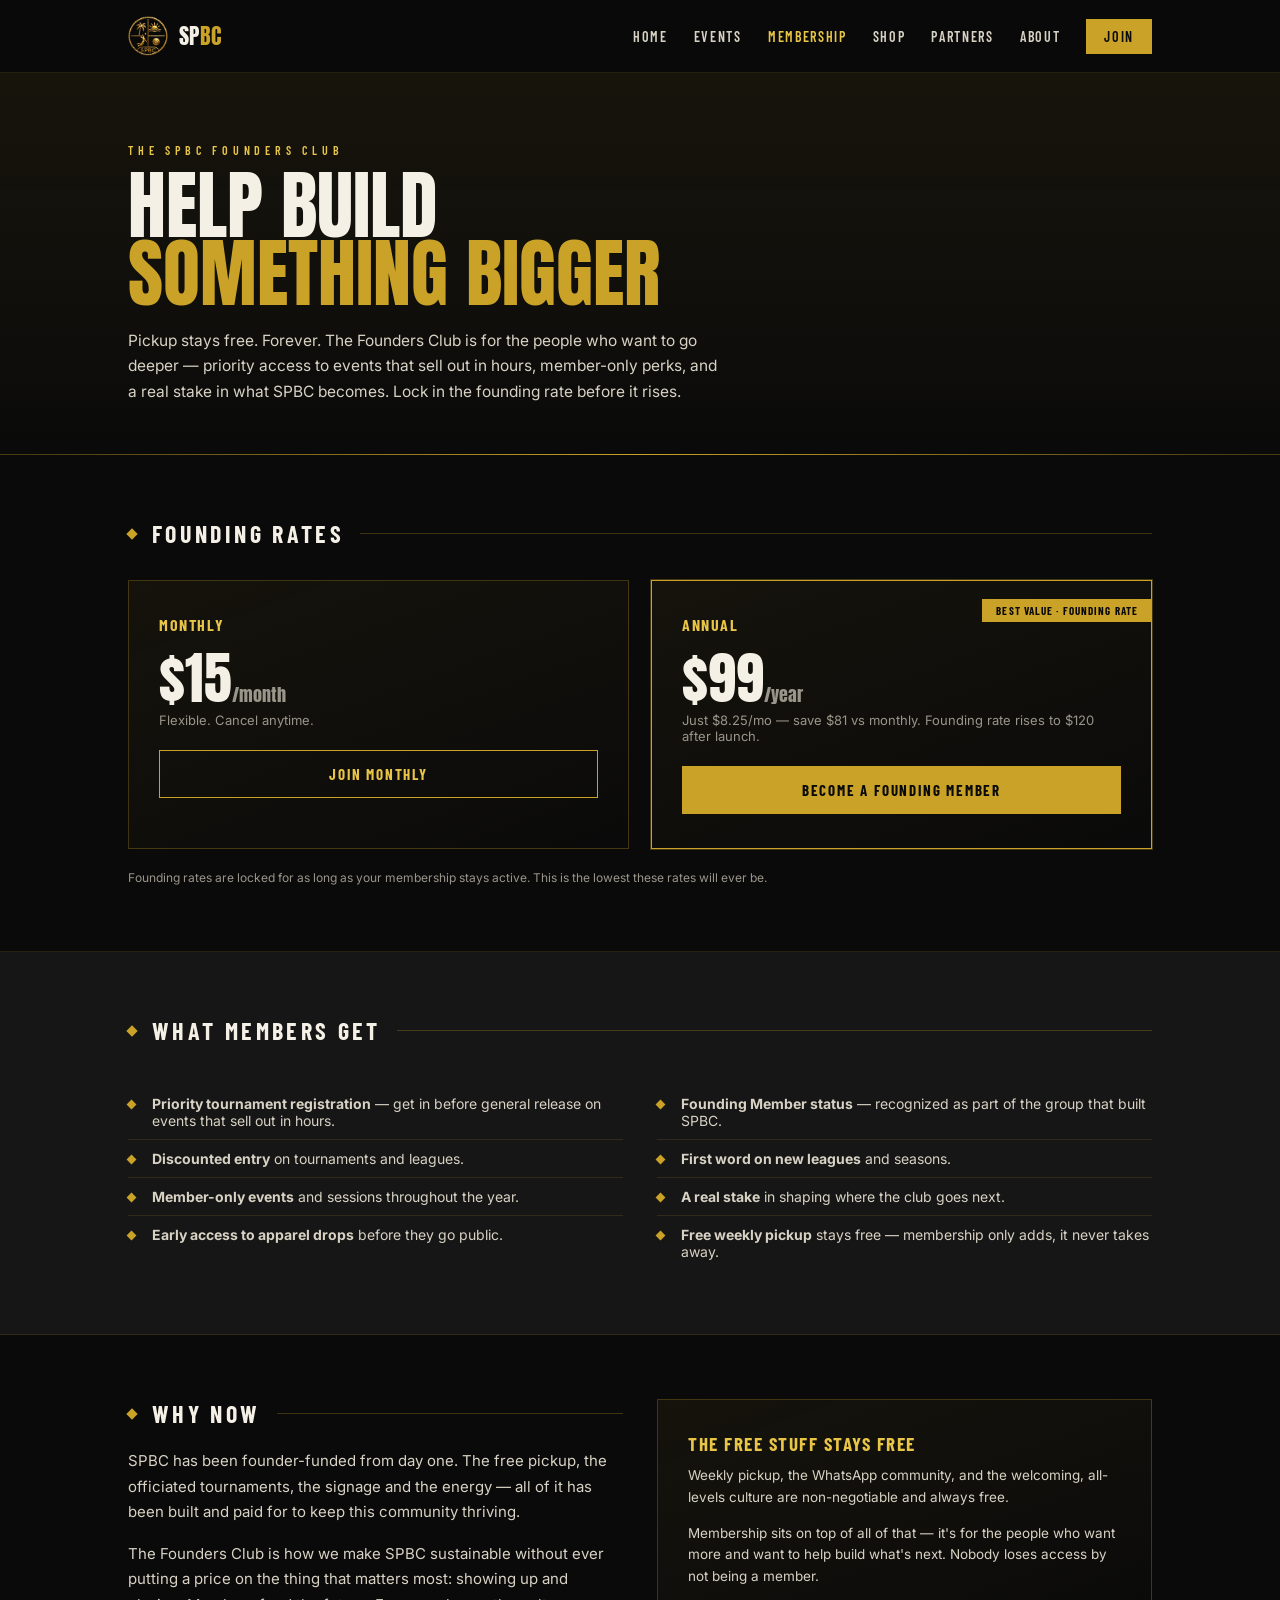
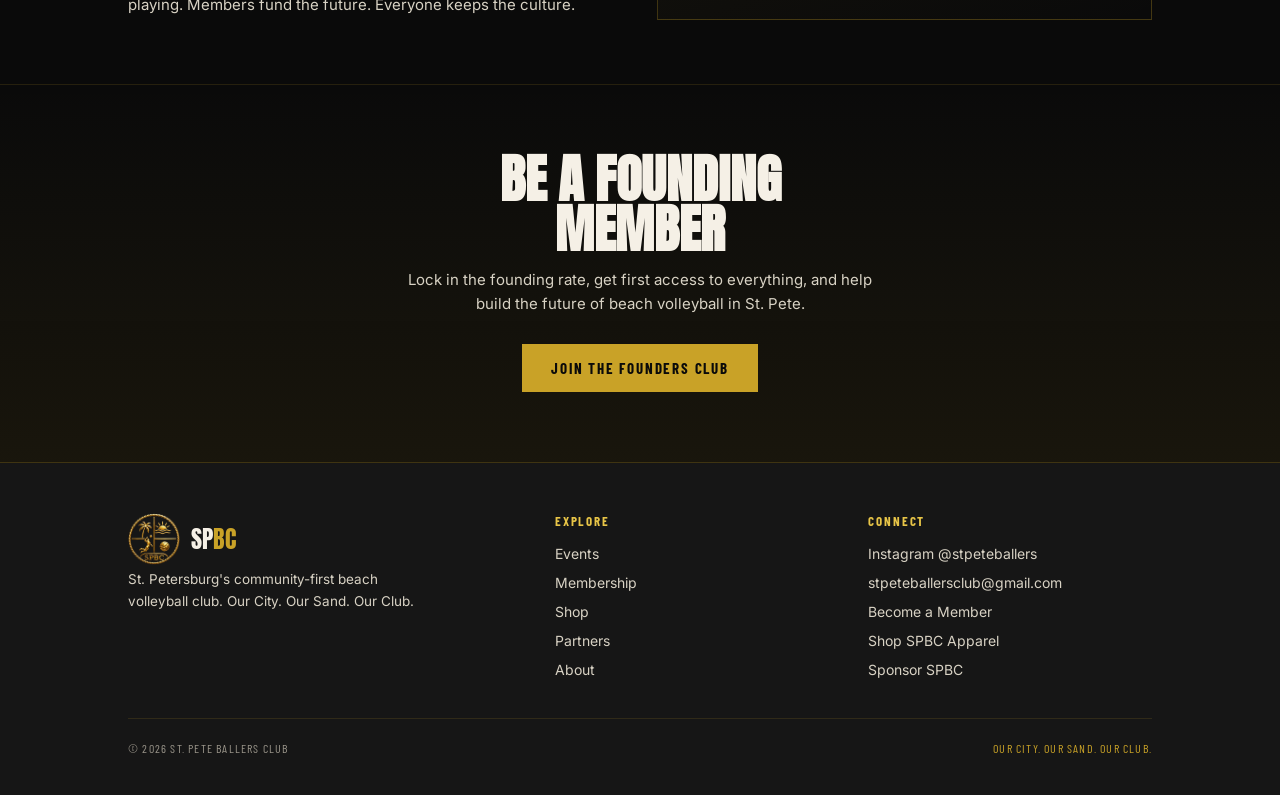
<file: membership.html>
<!DOCTYPE html>
<html lang="en">
<head>
<meta charset="UTF-8">
<meta name="viewport" content="width=device-width, initial-scale=1.0">
<title>Membership — St. Pete Ballers Club</title>
<meta name="description" content="Join the SPBC Founders Club. Priority tournament access, member events, discounts, and more — while keeping pickup free for everyone.">
<link rel="icon" type="image/png" href="favicon.png">
<link rel="apple-touch-icon" href="apple-touch-icon.png">
<meta property="og:type" content="website">
<meta property="og:site_name" content="St. Pete Ballers Club">
<meta property="og:title" content="Founders Club — St. Pete Ballers Club">
<meta property="og:description" content="Priority tournament access, member perks, and a stake in building SPBC.">
<meta property="og:image" content="https://stpeteballers.com/og-image.jpg">
<meta property="og:url" content="https://stpeteballers.com/membership.html">
<meta name="twitter:card" content="summary_large_image">
<link rel="stylesheet" href="styles.css">
</head>
<body>

<nav class="nav">
  <div class="nav-inner">
    <a href="index.html" class="brand"><img src="spbc-logo-liquid-small.png" alt="St. Pete Ballers Club crest"><span class="brand-word">SP<span class="gold">BC</span></span></a>
    <ul class="nav-links" id="navLinks">
      <li><a href="index.html">Home</a></li>
      <li><a href="events.html">Events</a></li>
      <li><a href="membership.html" class="active">Membership</a></li>
      <li><a href="shop.html">Shop</a></li>
      <li><a href="partners.html">Partners</a></li>
      <li><a href="about.html">About</a></li>
      <li><a href="about.html#join" class="nav-cta">Join</a></li>
    </ul>
    <button class="nav-toggle" id="navToggle" aria-label="Menu">☰</button>
  </div>
</nav>

<header class="page-header">
  <div class="wrap">
    <div class="eyebrow">The SPBC Founders Club</div>
    <h1>Help Build<br><span class="gold">Something Bigger</span></h1>
    <p>Pickup stays free. Forever. The Founders Club is for the people who want to go deeper — priority access to events that sell out in hours, member-only perks, and a real stake in what SPBC becomes. Lock in the founding rate before it rises.</p>
  </div>
</header>

<!-- PRICING -->
<section class="block">
  <div class="wrap">
    <div class="section-head">
      <span class="diamond"></span>
      <h2>Founding Rates</h2>
      <span class="rule"></span>
    </div>
    <div class="price-grid">
      <div class="price-card">
        <div class="plan">Monthly</div>
        <div class="amount">$15<span>/month</span></div>
        <div class="sub">Flexible. Cancel anytime.</div>
        <!-- Replace with your Wix Pricing Plans / Stripe checkout link -->
        <a href="#" class="btn btn-ghost" style="width:100%;text-align:center;">Join Monthly</a>
      </div>
      <div class="price-card feature">
        <div class="ribbon">Best Value · Founding Rate</div>
        <div class="plan">Annual</div>
        <div class="amount">$99<span>/year</span></div>
        <div class="sub">Just $8.25/mo — save $81 vs monthly. Founding rate rises to $120 after launch.</div>
        <!-- Replace with your Wix Pricing Plans / Stripe checkout link -->
        <a href="#" class="btn btn-primary" style="width:100%;text-align:center;">Become a Founding Member</a>
      </div>
    </div>
    <p class="form-note" style="margin-top:20px;">Founding rates are locked for as long as your membership stays active. This is the lowest these rates will ever be.</p>
  </div>
</section>

<!-- WHAT YOU GET -->
<section class="block block-dark">
  <div class="wrap">
    <div class="section-head">
      <span class="diamond"></span>
      <h2>What Members Get</h2>
      <span class="rule"></span>
    </div>
    <div class="grid-2">
      <ul class="perks">
        <li><strong>Priority tournament registration</strong> — get in before general release on events that sell out in hours.</li>
        <li><strong>Discounted entry</strong> on tournaments and leagues.</li>
        <li><strong>Member-only events</strong> and sessions throughout the year.</li>
        <li><strong>Early access to apparel drops</strong> before they go public.</li>
      </ul>
      <ul class="perks">
        <li><strong>Founding Member status</strong> — recognized as part of the group that built SPBC.</li>
        <li><strong>First word on new leagues</strong> and seasons.</li>
        <li><strong>A real stake</strong> in shaping where the club goes next.</li>
        <li><strong>Free weekly pickup</strong> stays free — membership only adds, it never takes away.</li>
      </ul>
    </div>
  </div>
</section>

<!-- WHY -->
<section class="block">
  <div class="wrap">
    <div class="grid-2">
      <div>
        <div class="section-head" style="margin-bottom:20px;">
          <span class="diamond"></span>
          <h2>Why Now</h2>
          <span class="rule"></span>
        </div>
        <p class="lead-text">SPBC has been founder-funded from day one. The free pickup, the officiated tournaments, the signage and the energy — all of it has been built and paid for to keep this community thriving.</p>
        <p class="lead-text">The Founders Club is how we make SPBC sustainable without ever putting a price on the thing that matters most: showing up and playing. Members fund the future. Everyone keeps the culture.</p>
      </div>
      <div class="card" style="padding:32px 30px;">
        <h3>The Free Stuff Stays Free</h3>
        <p style="margin-bottom:14px;">Weekly pickup, the WhatsApp community, and the welcoming, all-levels culture are non-negotiable and always free.</p>
        <p>Membership sits on top of all of that — it's for the people who want more and want to help build what's next. Nobody loses access by not being a member.</p>
      </div>
    </div>
  </div>
</section>

<section class="cta-banner">
  <div class="wrap">
    <h2>Be A Founding<br>Member</h2>
    <p>Lock in the founding rate, get first access to everything, and help build the future of beach volleyball in St. Pete.</p>
    <a href="#" class="btn btn-primary">Join the Founders Club</a>
  </div>
</section>

<footer class="footer">
  <div class="wrap">
    <div class="footer-grid">
      <div>
        <div class="brand"><img src="spbc-logo-liquid-small.png" alt="St. Pete Ballers Club crest"><span class="brand-word">SP<span class="gold">BC</span></span></div>
        <p>St. Petersburg's community-first beach volleyball club. Our City. Our Sand. Our Club.</p>
      </div>
      <div>
        <h5>Explore</h5>
        <ul class="footer-links">
          <li><a href="events.html">Events</a></li>
          <li><a href="membership.html">Membership</a></li>
          <li><a href="shop.html">Shop</a></li>
          <li><a href="partners.html">Partners</a></li>
          <li><a href="about.html">About</a></li>
        </ul>
      </div>
      <div>
        <h5>Connect</h5>
        <ul class="footer-links">
          <li><a href="https://instagram.com/stpeteballers" target="_blank" rel="noopener">Instagram @stpeteballers</a></li>
          <li><a href="mailto:stpeteballersclub@gmail.com">stpeteballersclub@gmail.com</a></li>
          <li><a href="about.html#join">Become a Member</a></li>
          <li><a href="https://zi0zrb-xp.myshopify.com" target="_blank" rel="noopener">Shop SPBC Apparel</a></li>
          <li><a href="partners.html#sponsor">Sponsor SPBC</a></li>
        </ul>
      </div>
    </div>
    <div class="footer-bottom">
      <span>© 2026 St. Pete Ballers Club</span>
      <span class="gold">Our City. Our Sand. Our Club.</span>
    </div>
  </div>
</footer>

<script>
  const t = document.getElementById('navToggle');
  const l = document.getElementById('navLinks');
  if (t) t.addEventListener('click', () => l.classList.toggle('open'));
</script>
</body>
</html>
</file>
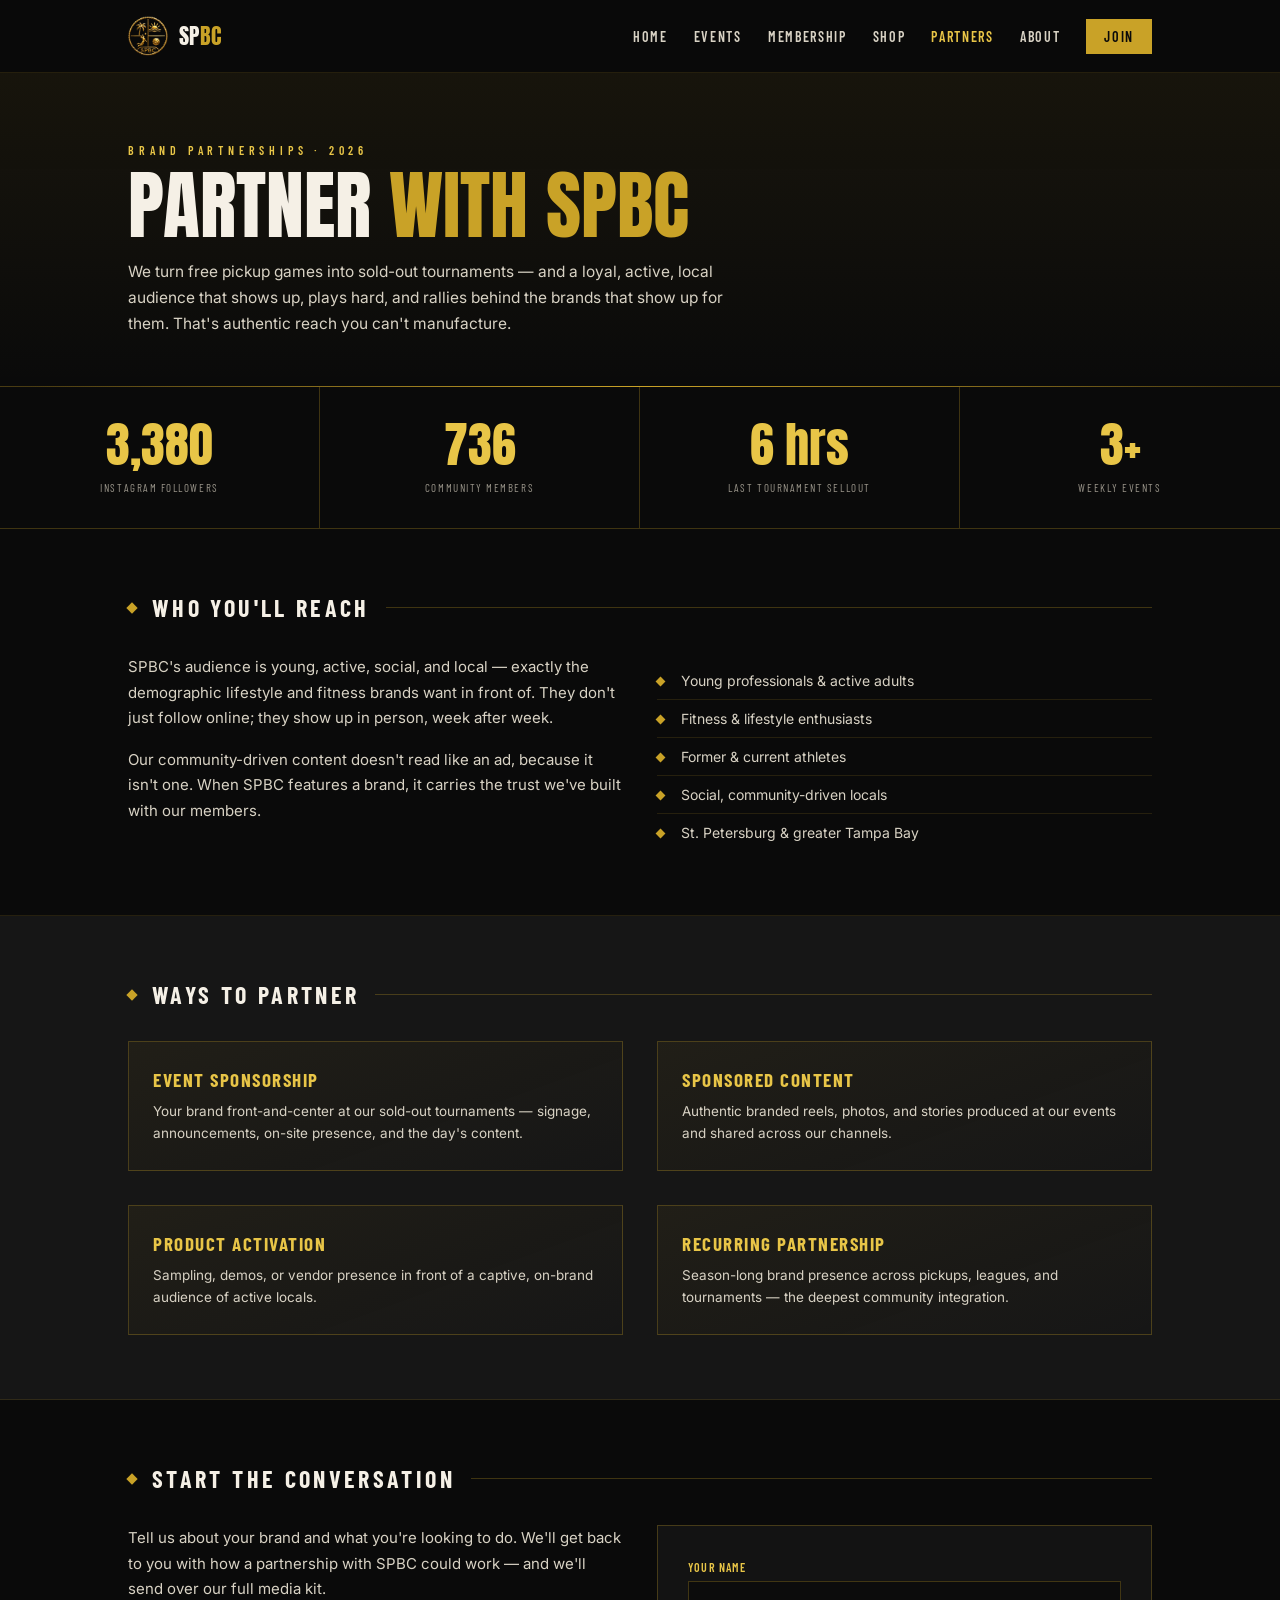
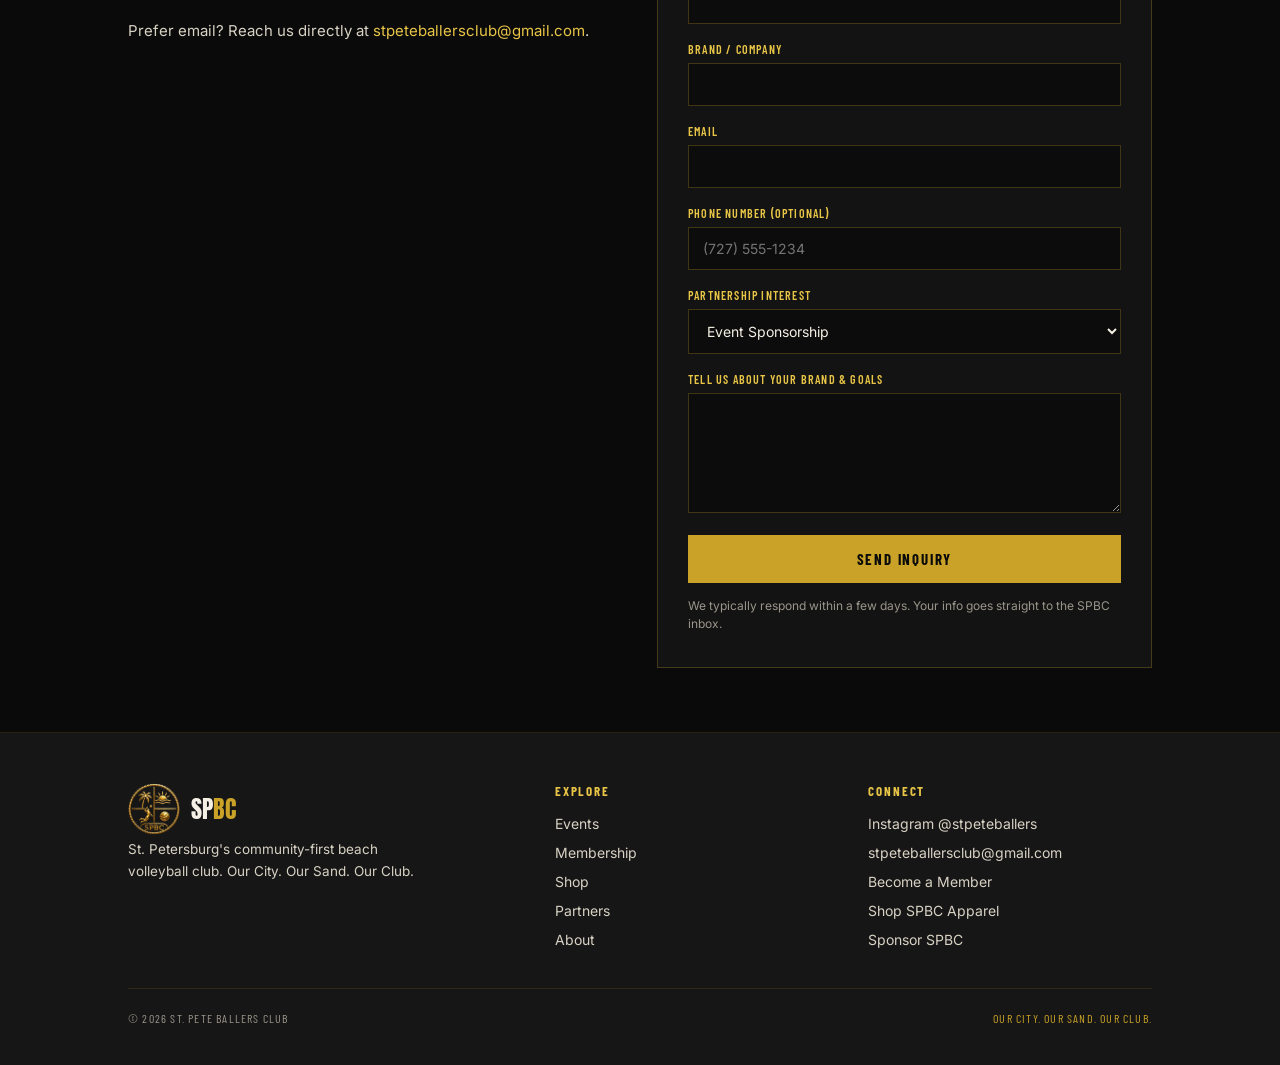
<file: partners.html>
<!DOCTYPE html>
<html lang="en">
<head>
<meta charset="UTF-8">
<meta name="viewport" content="width=device-width, initial-scale=1.0">
<title>Partners — St. Pete Ballers Club</title>
<meta name="description" content="Partner with St. Pete Ballers Club. Reach an engaged, local, active audience through event sponsorship, sponsored content, and product activations.">
<link rel="icon" type="image/png" href="favicon.png">
<link rel="apple-touch-icon" href="apple-touch-icon.png">
<meta property="og:type" content="website">
<meta property="og:site_name" content="St. Pete Ballers Club">
<meta property="og:title" content="Partner With SPBC">
<meta property="og:description" content="Reach an engaged, active, local St. Pete audience through event sponsorship and authentic content.">
<meta property="og:image" content="https://stpeteballers.com/og-image.jpg">
<meta property="og:url" content="https://stpeteballers.com/partners.html">
<meta name="twitter:card" content="summary_large_image">
<link rel="stylesheet" href="styles.css">
</head>
<body>

<nav class="nav">
  <div class="nav-inner">
    <a href="index.html" class="brand"><img src="spbc-logo-liquid-small.png" alt="St. Pete Ballers Club crest"><span class="brand-word">SP<span class="gold">BC</span></span></a>
    <ul class="nav-links" id="navLinks">
      <li><a href="index.html">Home</a></li>
      <li><a href="events.html">Events</a></li>
      <li><a href="membership.html">Membership</a></li>
      <li><a href="shop.html">Shop</a></li>
      <li><a href="partners.html" class="active">Partners</a></li>
      <li><a href="about.html">About</a></li>
      <li><a href="about.html#join" class="nav-cta">Join</a></li>
    </ul>
    <button class="nav-toggle" id="navToggle" aria-label="Menu">☰</button>
  </div>
</nav>

<header class="page-header">
  <div class="wrap">
    <div class="eyebrow">Brand Partnerships · 2026</div>
    <h1>Partner <span class="gold">With SPBC</span></h1>
    <p>We turn free pickup games into sold-out tournaments — and a loyal, active, local audience that shows up, plays hard, and rallies behind the brands that show up for them. That's authentic reach you can't manufacture.</p>
  </div>
</header>

<!-- STATS -->
<section class="stats">
  <div class="stat"><div class="num">3,380</div><div class="lab">Instagram Followers</div></div>
  <div class="stat"><div class="num">736</div><div class="lab">Community Members</div></div>
  <div class="stat"><div class="num">6 hrs</div><div class="lab">Last Tournament Sellout</div></div>
  <div class="stat"><div class="num">3+</div><div class="lab">Weekly Events</div></div>
</section>

<!-- AUDIENCE -->
<section class="block">
  <div class="wrap">
    <div class="section-head">
      <span class="diamond"></span>
      <h2>Who You'll Reach</h2>
      <span class="rule"></span>
    </div>
    <div class="grid-2">
      <div>
        <p class="lead-text">SPBC's audience is young, active, social, and local — exactly the demographic lifestyle and fitness brands want in front of. They don't just follow online; they show up in person, week after week.</p>
        <p class="lead-text">Our community-driven content doesn't read like an ad, because it isn't one. When SPBC features a brand, it carries the trust we've built with our members.</p>
      </div>
      <ul class="perks">
        <li>Young professionals &amp; active adults</li>
        <li>Fitness &amp; lifestyle enthusiasts</li>
        <li>Former &amp; current athletes</li>
        <li>Social, community-driven locals</li>
        <li>St. Petersburg &amp; greater Tampa Bay</li>
      </ul>
    </div>
  </div>
</section>

<!-- OPPORTUNITIES -->
<section class="block block-dark">
  <div class="wrap">
    <div class="section-head">
      <span class="diamond"></span>
      <h2>Ways To Partner</h2>
      <span class="rule"></span>
    </div>
    <div class="grid-2">
      <div class="card"><h3>Event Sponsorship</h3><p>Your brand front-and-center at our sold-out tournaments — signage, announcements, on-site presence, and the day's content.</p></div>
      <div class="card"><h3>Sponsored Content</h3><p>Authentic branded reels, photos, and stories produced at our events and shared across our channels.</p></div>
      <div class="card"><h3>Product Activation</h3><p>Sampling, demos, or vendor presence in front of a captive, on-brand audience of active locals.</p></div>
      <div class="card"><h3>Recurring Partnership</h3><p>Season-long brand presence across pickups, leagues, and tournaments — the deepest community integration.</p></div>
    </div>
  </div>
</section>

<!-- SPONSOR FORM -->
<section class="block" id="sponsor">
  <div class="wrap">
    <div class="section-head">
      <span class="diamond"></span>
      <h2>Start The Conversation</h2>
      <span class="rule"></span>
    </div>
    <div class="grid-2">
      <div>
        <p class="lead-text">Tell us about your brand and what you're looking to do. We'll get back to you with how a partnership with SPBC could work — and we'll send over our full media kit.</p>
        <p class="lead-text">Prefer email? Reach us directly at <a href="mailto:stpeteballersclub@gmail.com" style="color:var(--gold-bright);">stpeteballersclub@gmail.com</a>.</p>
      </div>
      <div class="form-card">
        <!-- FORMSPREE: replace YOUR_SPONSOR_FORM_ID with the endpoint from your Formspree sponsor form -->
        <form action="https://formspree.io/f/mojzlodd" method="POST">
          <input type="hidden" name="_subject" value="New SPBC Sponsorship Inquiry">
          <div class="field">
            <label for="s-name">Your Name</label>
            <input id="s-name" type="text" name="name" required>
          </div>
          <div class="field">
            <label for="s-brand">Brand / Company</label>
            <input id="s-brand" type="text" name="company" required>
          </div>
          <div class="field">
            <label for="s-email">Email</label>
            <input id="s-email" type="email" name="email" required>
          </div>
          <div class="field">
            <label for="s-phone">Phone Number (optional)</label>
            <input id="s-phone" type="tel" name="phone" placeholder="(727) 555-1234">
          </div>
          <div class="field">
            <label for="s-type">Partnership Interest</label>
            <select id="s-type" name="partnership_interest">
              <option>Event Sponsorship</option>
              <option>Sponsored Content</option>
              <option>Product Activation</option>
              <option>Recurring Partnership</option>
              <option>Not sure yet — let's talk</option>
            </select>
          </div>
          <div class="field">
            <label for="s-msg">Tell us about your brand &amp; goals</label>
            <textarea id="s-msg" name="message" required></textarea>
          </div>
          <button type="submit" class="btn btn-primary" style="width:100%;">Send Inquiry</button>
          <p class="form-note">We typically respond within a few days. Your info goes straight to the SPBC inbox.</p>
        </form>
      </div>
    </div>
  </div>
</section>

<footer class="footer">
  <div class="wrap">
    <div class="footer-grid">
      <div>
        <div class="brand"><img src="spbc-logo-liquid-small.png" alt="St. Pete Ballers Club crest"><span class="brand-word">SP<span class="gold">BC</span></span></div>
        <p>St. Petersburg's community-first beach volleyball club. Our City. Our Sand. Our Club.</p>
      </div>
      <div>
        <h5>Explore</h5>
        <ul class="footer-links">
          <li><a href="events.html">Events</a></li>
          <li><a href="membership.html">Membership</a></li>
          <li><a href="shop.html">Shop</a></li>
          <li><a href="partners.html">Partners</a></li>
          <li><a href="about.html">About</a></li>
        </ul>
      </div>
      <div>
        <h5>Connect</h5>
        <ul class="footer-links">
          <li><a href="https://instagram.com/stpeteballers" target="_blank" rel="noopener">Instagram @stpeteballers</a></li>
          <li><a href="mailto:stpeteballersclub@gmail.com">stpeteballersclub@gmail.com</a></li>
          <li><a href="about.html#join">Become a Member</a></li>
          <li><a href="https://zi0zrb-xp.myshopify.com" target="_blank" rel="noopener">Shop SPBC Apparel</a></li>
          <li><a href="partners.html#sponsor">Sponsor SPBC</a></li>
        </ul>
      </div>
    </div>
    <div class="footer-bottom">
      <span>© 2026 St. Pete Ballers Club</span>
      <span class="gold">Our City. Our Sand. Our Club.</span>
    </div>
  </div>
</footer>

<script>
  const t = document.getElementById('navToggle');
  const l = document.getElementById('navLinks');
  if (t) t.addEventListener('click', () => l.classList.toggle('open'));
</script>
</body>
</html>
</file>
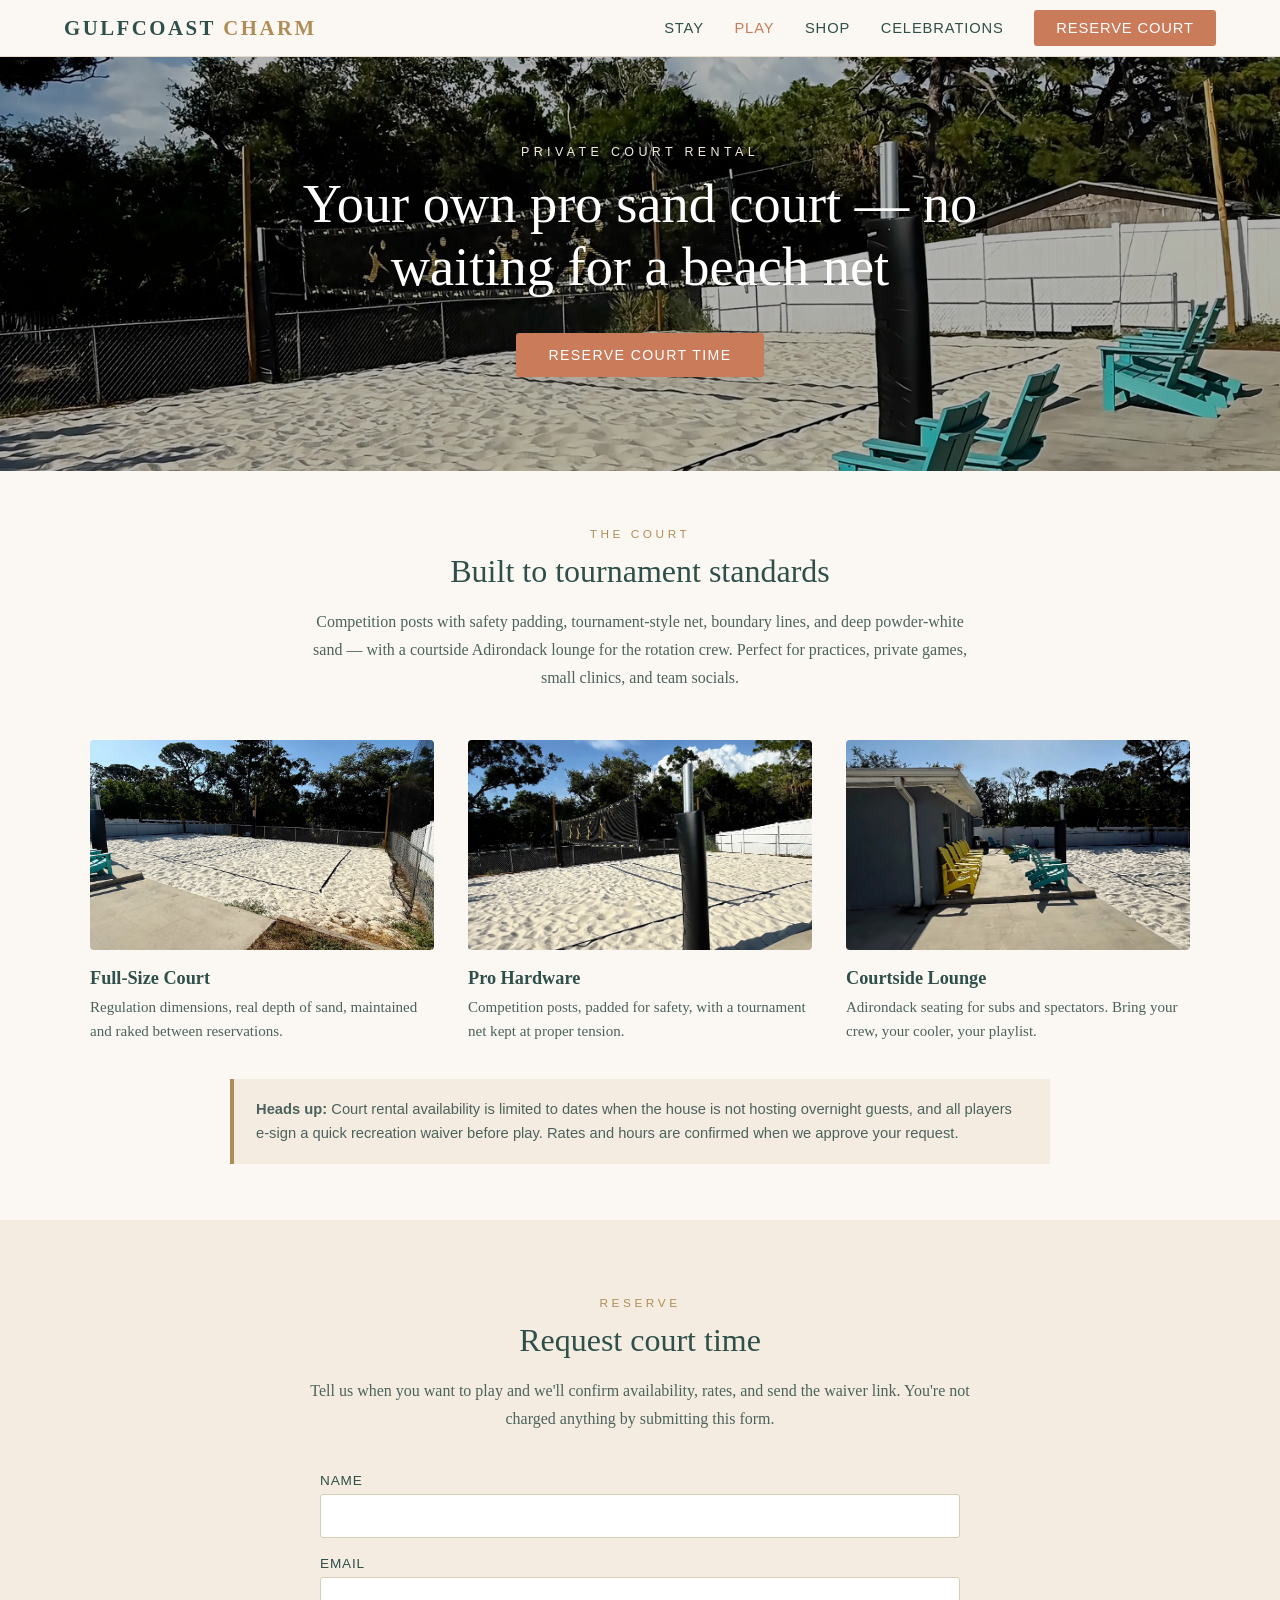
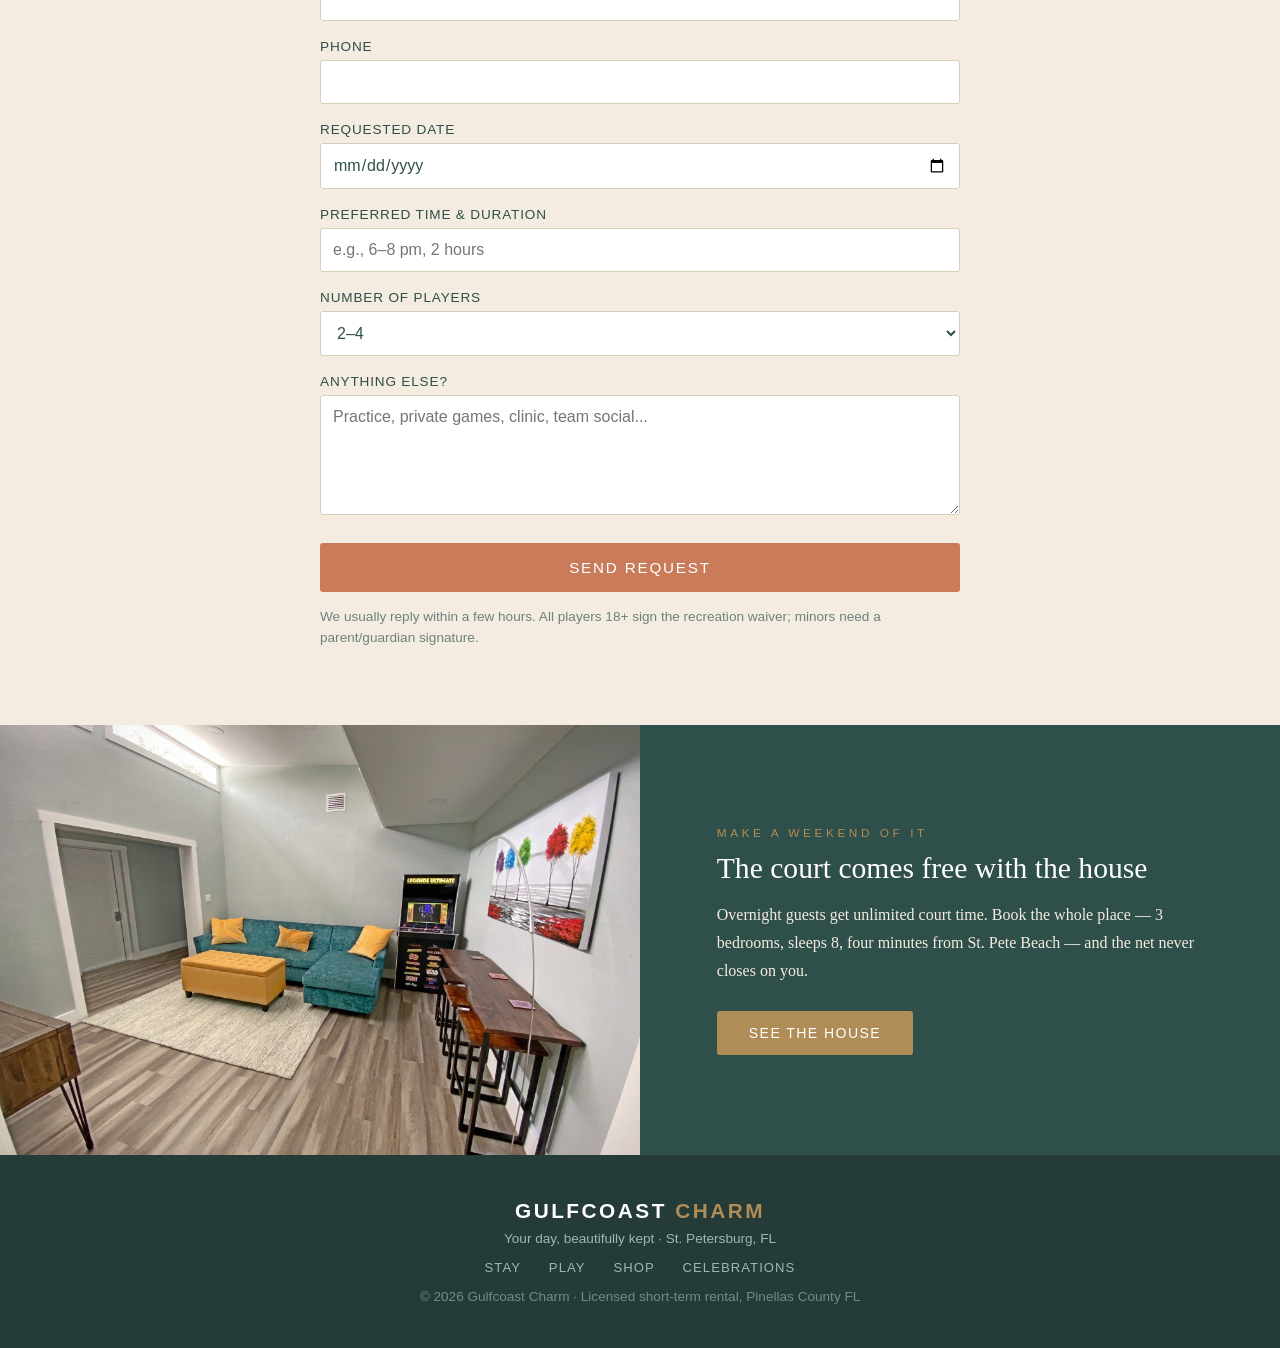
<file: play.html>
<!DOCTYPE html>
<html lang="en">
<head>
<meta charset="UTF-8">
<meta name="viewport" content="width=device-width, initial-scale=1.0">
<title>Play — Rent the Court | Gulfcoast Charm, St. Petersburg FL</title>
<meta name="description" content="Rent a private professional sand volleyball court in St. Petersburg, FL. Tournament net, competition posts, courtside seating. Book court time by the hour.">
<link rel="stylesheet" href="css/style.css">
</head>
<body>

<header>
  <a class="logo" href="index.html">GULFCOAST <span>CHARM</span></a>
  <nav class="sans">
    <a href="stay.html">Stay</a>
    <a href="play.html" class="active">Play</a>
    <a href="https://shop.gulfcoastcharm.com">Shop</a>
    <a href="celebrations.html">Celebrations</a>
    <a class="cta" href="#reserve">Reserve Court</a>
  </nav>
</header>

<div class="hero short">
  <img src="images/court-corner.jpeg" alt="Private sand volleyball court rental in St. Petersburg">
  <div class="hero-text">
    <div class="kicker sans">Private Court Rental</div>
    <h1>Your own pro sand court — no waiting for a beach net</h1>
    <div class="buttons sans">
      <a class="btn btn-solid" href="#reserve">Reserve Court Time</a>
    </div>
  </div>
</div>

<section class="band tight">
  <div class="kicker sans">The Court</div>
  <h2>Built to tournament standards</h2>
  <p class="lead">Competition posts with safety padding, tournament-style net, boundary lines,
  and deep powder-white sand — with a courtside Adirondack lounge for the rotation crew.
  Perfect for practices, private games, small clinics, and team socials.</p>
  <div class="features">
    <div class="feature">
      <img src="images/court-hero.jpeg" alt="Full sand volleyball court">
      <h3>Full-Size Court</h3>
      <p>Regulation dimensions, real depth of sand, maintained and raked between reservations.</p>
    </div>
    <div class="feature">
      <img src="images/court-post.jpeg" alt="Padded competition post and net">
      <h3>Pro Hardware</h3>
      <p>Competition posts, padded for safety, with a tournament net kept at proper tension.</p>
    </div>
    <div class="feature">
      <img src="images/courtside-chairs.jpeg" alt="Courtside seating">
      <h3>Courtside Lounge</h3>
      <p>Adirondack seating for subs and spectators. Bring your crew, your cooler, your playlist.</p>
    </div>
  </div>

  <div class="notice sans">
    <strong>Heads up:</strong> Court rental availability is limited to dates when the house
    is not hosting overnight guests, and all players e-sign a quick recreation waiver before
    play. Rates and hours are confirmed when we approve your request.
  </div>
</section>

<section class="band" id="reserve" style="background:var(--sandstone)">
  <div class="kicker sans">Reserve</div>
  <h2>Request court time</h2>
  <p class="lead">Tell us when you want to play and we'll confirm availability, rates,
  and send the waiver link. You're not charged anything by submitting this form.</p>

  <!-- FORMSPREE: replace YOUR_FORM_ID with your real Formspree form ID (see SETUP-GUIDE.md) -->
  <form class="form-wrap sans" action="https://formspree.io/f/YOUR_FORM_ID" method="POST">
    <label for="name">Name</label>
    <input type="text" id="name" name="name" required>

    <label for="email">Email</label>
    <input type="email" id="email" name="email" required>

    <label for="phone">Phone</label>
    <input type="tel" id="phone" name="phone">

    <label for="date">Requested date</label>
    <input type="date" id="date" name="requested_date" required>

    <label for="time">Preferred time & duration</label>
    <input type="text" id="time" name="time_duration" placeholder="e.g., 6–8 pm, 2 hours" required>

    <label for="players">Number of players</label>
    <select id="players" name="players">
      <option>2–4</option><option>5–8</option><option>9–12</option><option>12+ (tell us more below)</option>
    </select>

    <label for="message">Anything else?</label>
    <textarea id="message" name="message" placeholder="Practice, private games, clinic, team social..."></textarea>

    <input type="hidden" name="_subject" value="Court rental request — gulfcoastcharm.com">
    <button type="submit">Send Request</button>
    <p class="note">We usually reply within a few hours. All players 18+ sign the recreation
    waiver; minors need a parent/guardian signature.</p>
  </form>
</section>

<div class="split">
  <div class="img" style="background-image:url('images/living-room.jpg')"></div>
  <div class="txt">
    <div class="kicker sans">Make a Weekend of It</div>
    <h2>The court comes free with the house</h2>
    <p>Overnight guests get unlimited court time. Book the whole place — 3 bedrooms,
    sleeps 8, four minutes from St. Pete Beach — and the net never closes on you.</p>
    <a class="btn btn-brass sans" href="stay.html">See the House</a>
  </div>
</div>

<footer class="sans">
  <span class="logo">GULFCOAST <span style="color:var(--brass)">CHARM</span></span>
  <div>Your day, beautifully kept · St. Petersburg, FL</div>
  <nav>
    <a href="stay.html">Stay</a>
    <a href="play.html">Play</a>
    <a href="https://shop.gulfcoastcharm.com">Shop</a>
    <a href="celebrations.html">Celebrations</a>
  </nav>
  <div style="color:#6f8d87">© 2026 Gulfcoast Charm · Licensed short-term rental, Pinellas County FL</div>
</footer>

</body>
</html>
</file>
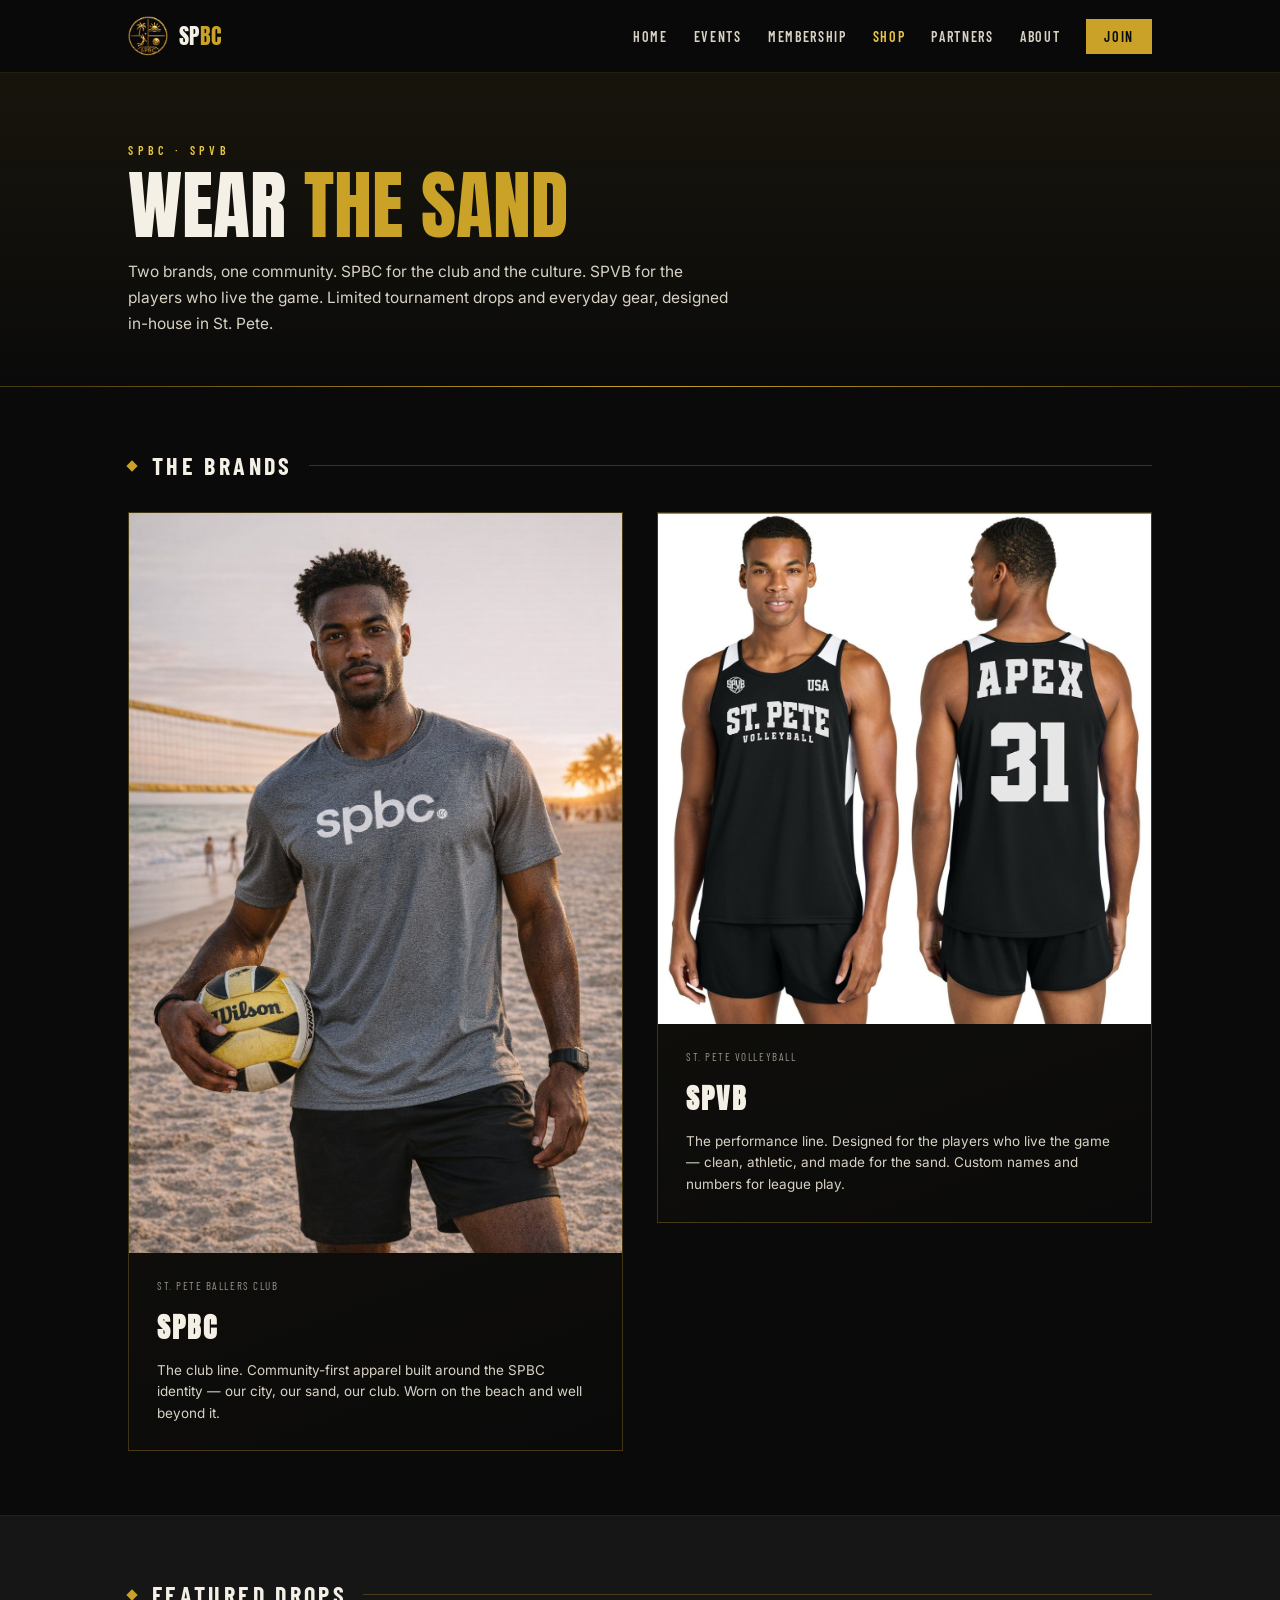
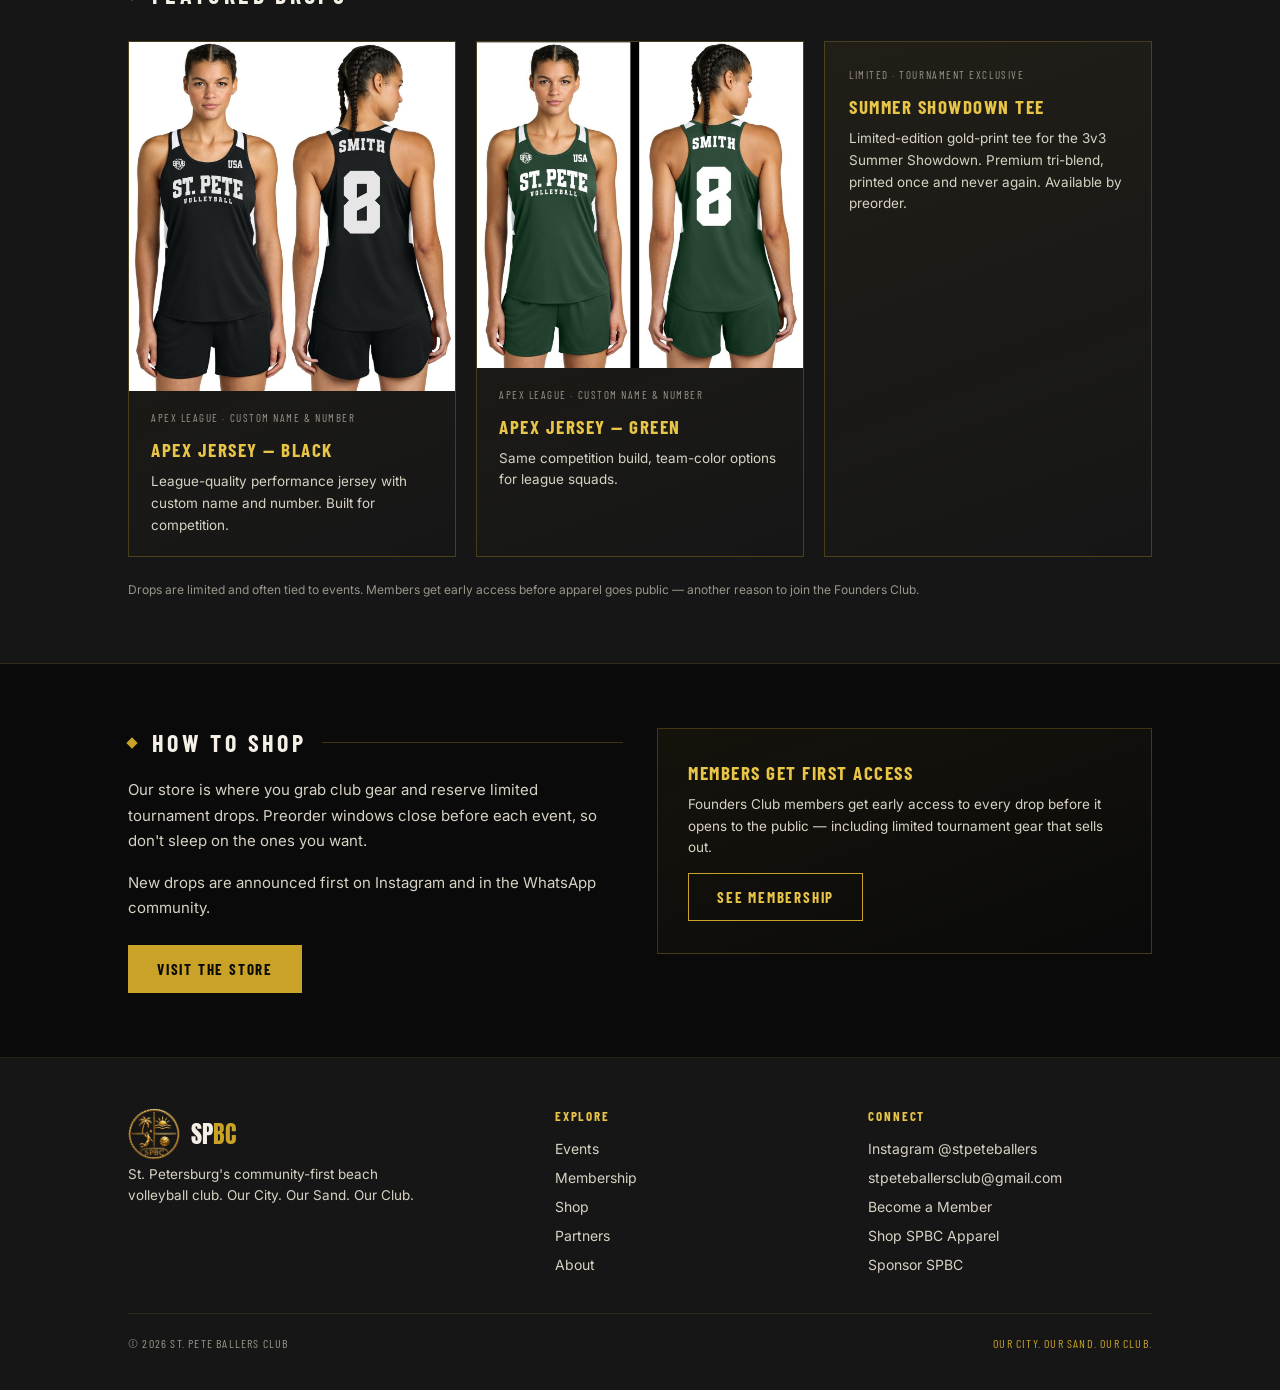
<file: shop.html>
<!DOCTYPE html>
<html lang="en">
<head>
<meta charset="UTF-8">
<meta name="viewport" content="width=device-width, initial-scale=1.0">
<title>Shop — St. Pete Ballers Club</title>
<meta name="description" content="SPBC and SPVB performance apparel. Limited tournament drops and everyday beach volleyball gear from St. Pete Ballers Club.">
<link rel="icon" type="image/png" href="favicon.png">
<link rel="apple-touch-icon" href="apple-touch-icon.png">
<meta property="og:type" content="website">
<meta property="og:site_name" content="St. Pete Ballers Club">
<meta property="og:title" content="Shop — St. Pete Ballers Club">
<meta property="og:description" content="SPBC and SPVB apparel. Limited tournament drops and everyday beach volleyball gear.">
<meta property="og:image" content="https://stpeteballers.com/og-image.jpg">
<meta property="og:url" content="https://stpeteballers.com/shop.html">
<meta name="twitter:card" content="summary_large_image">
<link rel="stylesheet" href="styles.css">
</head>
<body>

<nav class="nav">
  <div class="nav-inner">
    <a href="index.html" class="brand"><img src="spbc-logo-liquid-small.png" alt="St. Pete Ballers Club crest"><span class="brand-word">SP<span class="gold">BC</span></span></a>
    <ul class="nav-links" id="navLinks">
      <li><a href="index.html">Home</a></li>
      <li><a href="events.html">Events</a></li>
      <li><a href="membership.html">Membership</a></li>
      <li><a href="shop.html" class="active">Shop</a></li>
      <li><a href="partners.html">Partners</a></li>
      <li><a href="about.html">About</a></li>
      <li><a href="about.html#join" class="nav-cta">Join</a></li>
    </ul>
    <button class="nav-toggle" id="navToggle" aria-label="Menu">☰</button>
  </div>
</nav>

<header class="page-header">
  <div class="wrap">
    <div class="eyebrow">SPBC · SPVB</div>
    <h1>Wear <span class="gold">The Sand</span></h1>
    <p>Two brands, one community. SPBC for the club and the culture. SPVB for the players who live the game. Limited tournament drops and everyday gear, designed in-house in St. Pete.</p>
  </div>
</header>

<!-- BRANDS -->
<section class="block">
  <div class="wrap">
    <div class="section-head">
      <span class="diamond"></span>
      <h2>The Brands</h2>
      <span class="rule"></span>
    </div>
    <div class="grid-2">
      <div class="card" style="padding:0;overflow:hidden;">
        <img src="product-spbc-tee.jpg" alt="SPBC performance tee" loading="lazy" style="width:100%;display:block;">
        <div style="padding:26px 28px;">
          <div class="tag">St. Pete Ballers Club</div>
          <h3 style="font-size:28px;font-family:'Anton',sans-serif;color:var(--sand);">SPBC</h3>
          <p style="margin:12px 0 0;">The club line. Community-first apparel built around the SPBC identity — our city, our sand, our club. Worn on the beach and well beyond it.</p>
        </div>
      </div>
      <div class="card" style="padding:0;overflow:hidden;">
        <img src="product-apex-mens.jpg" alt="SPVB St. Pete Volleyball Apex jersey" loading="lazy" style="width:100%;display:block;">
        <div style="padding:26px 28px;">
          <div class="tag">St. Pete Volleyball</div>
          <h3 style="font-size:28px;font-family:'Anton',sans-serif;color:var(--sand);">SPVB</h3>
          <p style="margin:12px 0 0;">The performance line. Designed for the players who live the game — clean, athletic, and made for the sand. Custom names and numbers for league play.</p>
        </div>
      </div>
    </div>
  </div>
</section>

<!-- DROPS -->
<section class="block block-dark">
  <div class="wrap">
    <div class="section-head">
      <span class="diamond"></span>
      <h2>Featured Drops</h2>
      <span class="rule"></span>
    </div>
    <div class="grid-3">
      <div class="card" style="padding:0;overflow:hidden;">
        <img src="product-apex-womens.jpg" alt="SPVB Apex women's jersey in black" loading="lazy" style="width:100%;display:block;">
        <div style="padding:20px 22px;">
          <div class="tag">Apex League · Custom Name &amp; Number</div>
          <h3>Apex Jersey — Black</h3>
          <p>League-quality performance jersey with custom name and number. Built for competition.</p>
        </div>
      </div>
      <div class="card" style="padding:0;overflow:hidden;">
        <img src="product-apex-green.jpg" alt="SPVB Apex women's jersey in green" loading="lazy" style="width:100%;display:block;">
        <div style="padding:20px 22px;">
          <div class="tag">Apex League · Custom Name &amp; Number</div>
          <h3>Apex Jersey — Green</h3>
          <p>Same competition build, team-color options for league squads.</p>
        </div>
      </div>
      <div class="card">
        <div class="tag">Limited · Tournament Exclusive</div>
        <h3>Summer Showdown Tee</h3>
        <p>Limited-edition gold-print tee for the 3v3 Summer Showdown. Premium tri-blend, printed once and never again. Available by preorder.</p>
      </div>
    </div>
    <p class="form-note" style="margin-top:24px;">Drops are limited and often tied to events. Members get early access before apparel goes public — another reason to join the Founders Club.</p>
  </div>
</section>

<!-- HOW TO BUY -->
<section class="block">
  <div class="wrap">
    <div class="grid-2">
      <div>
        <div class="section-head" style="margin-bottom:20px;">
          <span class="diamond"></span>
          <h2>How To Shop</h2>
          <span class="rule"></span>
        </div>
        <p class="lead-text">Our store is where you grab club gear and reserve limited tournament drops. Preorder windows close before each event, so don't sleep on the ones you want.</p>
        <p class="lead-text">New drops are announced first on Instagram and in the WhatsApp community.</p>
        <!-- Replace with your live Wix store URL -->
        <a href="https://zi0zrb-xp.myshopify.com" target="_blank" rel="noopener" class="btn btn-primary" style="margin-top:8px;">Visit the Store</a>
      </div>
      <div class="card" style="padding:32px 30px;">
        <h3>Members Get First Access</h3>
        <p style="margin-bottom:14px;">Founders Club members get early access to every drop before it opens to the public — including limited tournament gear that sells out.</p>
        <a href="membership.html" class="btn btn-ghost">See Membership</a>
      </div>
    </div>
  </div>
</section>

<footer class="footer">
  <div class="wrap">
    <div class="footer-grid">
      <div>
        <div class="brand"><img src="spbc-logo-liquid-small.png" alt="St. Pete Ballers Club crest"><span class="brand-word">SP<span class="gold">BC</span></span></div>
        <p>St. Petersburg's community-first beach volleyball club. Our City. Our Sand. Our Club.</p>
      </div>
      <div>
        <h5>Explore</h5>
        <ul class="footer-links">
          <li><a href="events.html">Events</a></li>
          <li><a href="membership.html">Membership</a></li>
          <li><a href="shop.html">Shop</a></li>
          <li><a href="partners.html">Partners</a></li>
          <li><a href="about.html">About</a></li>
        </ul>
      </div>
      <div>
        <h5>Connect</h5>
        <ul class="footer-links">
          <li><a href="https://instagram.com/stpeteballers" target="_blank" rel="noopener">Instagram @stpeteballers</a></li>
          <li><a href="mailto:stpeteballersclub@gmail.com">stpeteballersclub@gmail.com</a></li>
          <li><a href="about.html#join">Become a Member</a></li>
          <li><a href="https://zi0zrb-xp.myshopify.com" target="_blank" rel="noopener">Shop SPBC Apparel</a></li>
          <li><a href="partners.html#sponsor">Sponsor SPBC</a></li>
        </ul>
      </div>
    </div>
    <div class="footer-bottom">
      <span>© 2026 St. Pete Ballers Club</span>
      <span class="gold">Our City. Our Sand. Our Club.</span>
    </div>
  </div>
</footer>

<script>
  const t = document.getElementById('navToggle');
  const l = document.getElementById('navLinks');
  if (t) t.addEventListener('click', () => l.classList.toggle('open'));
</script>
</body>
</html>
</file>
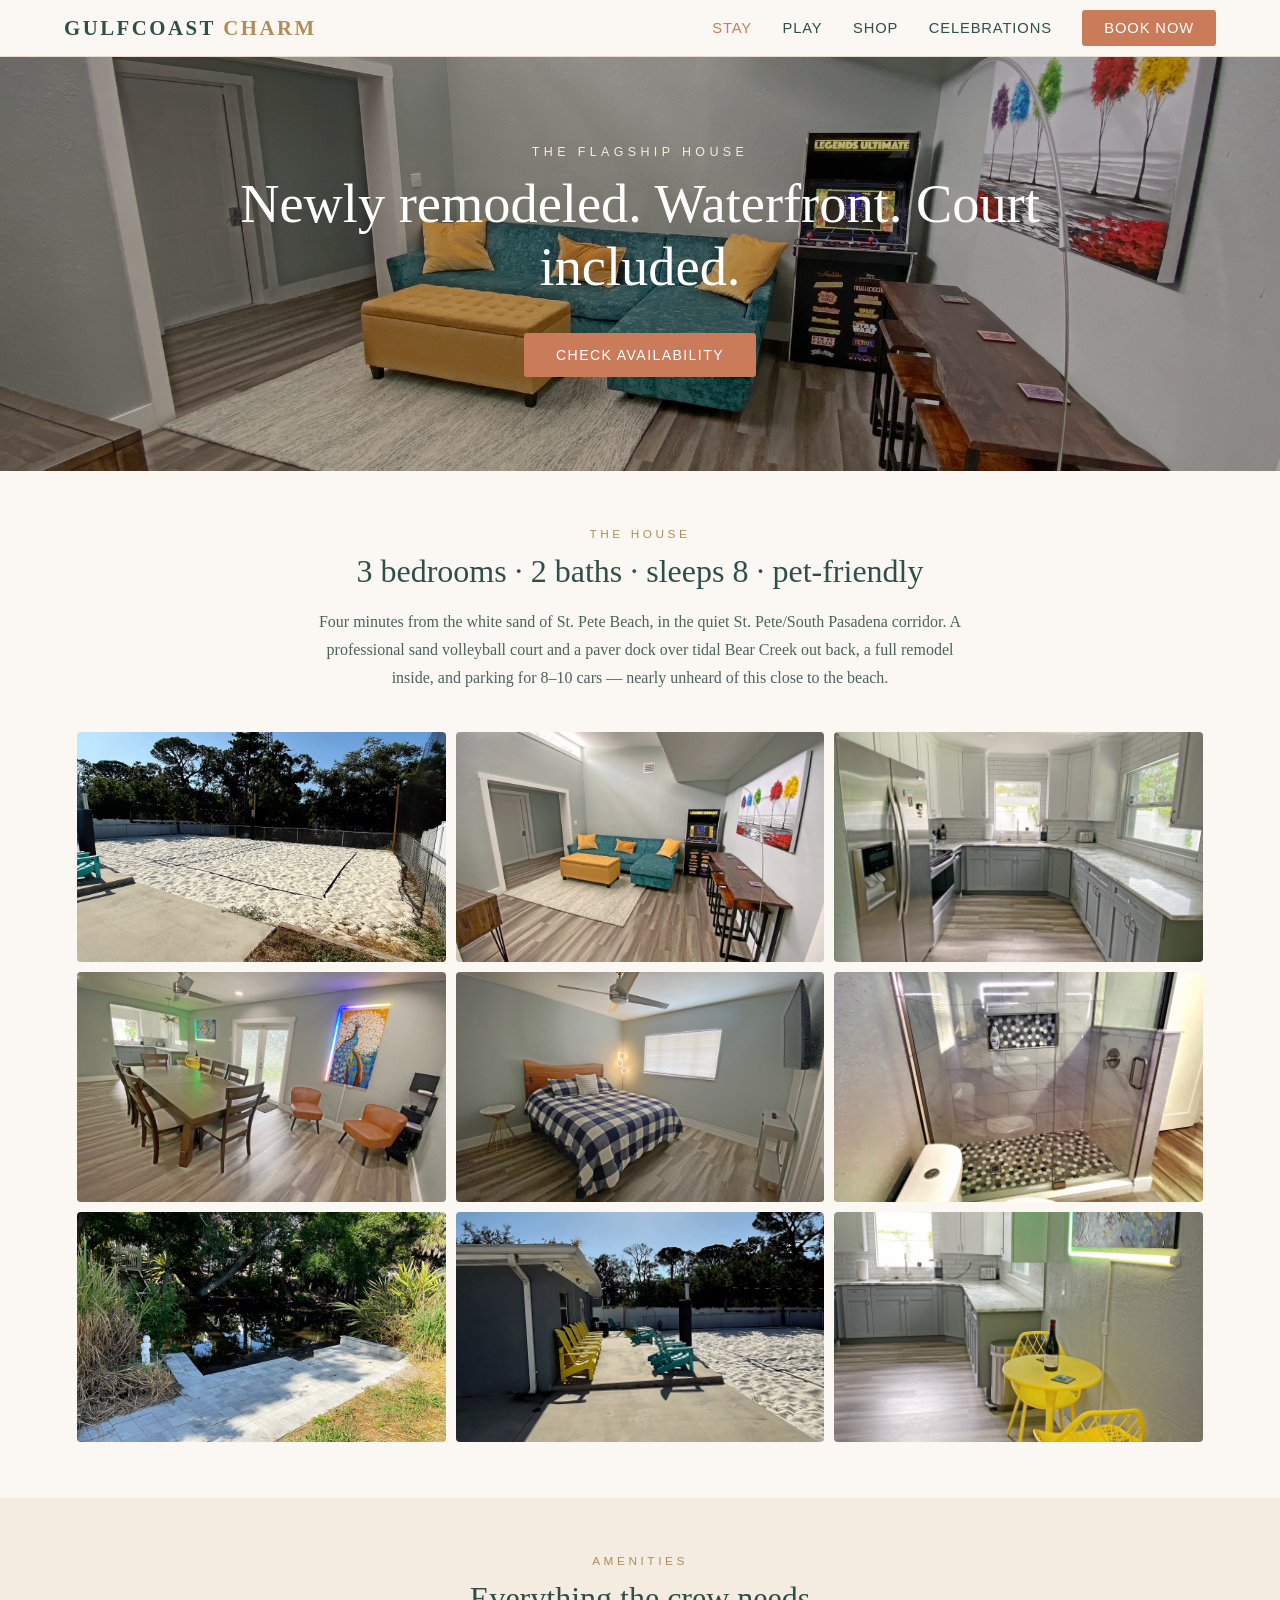
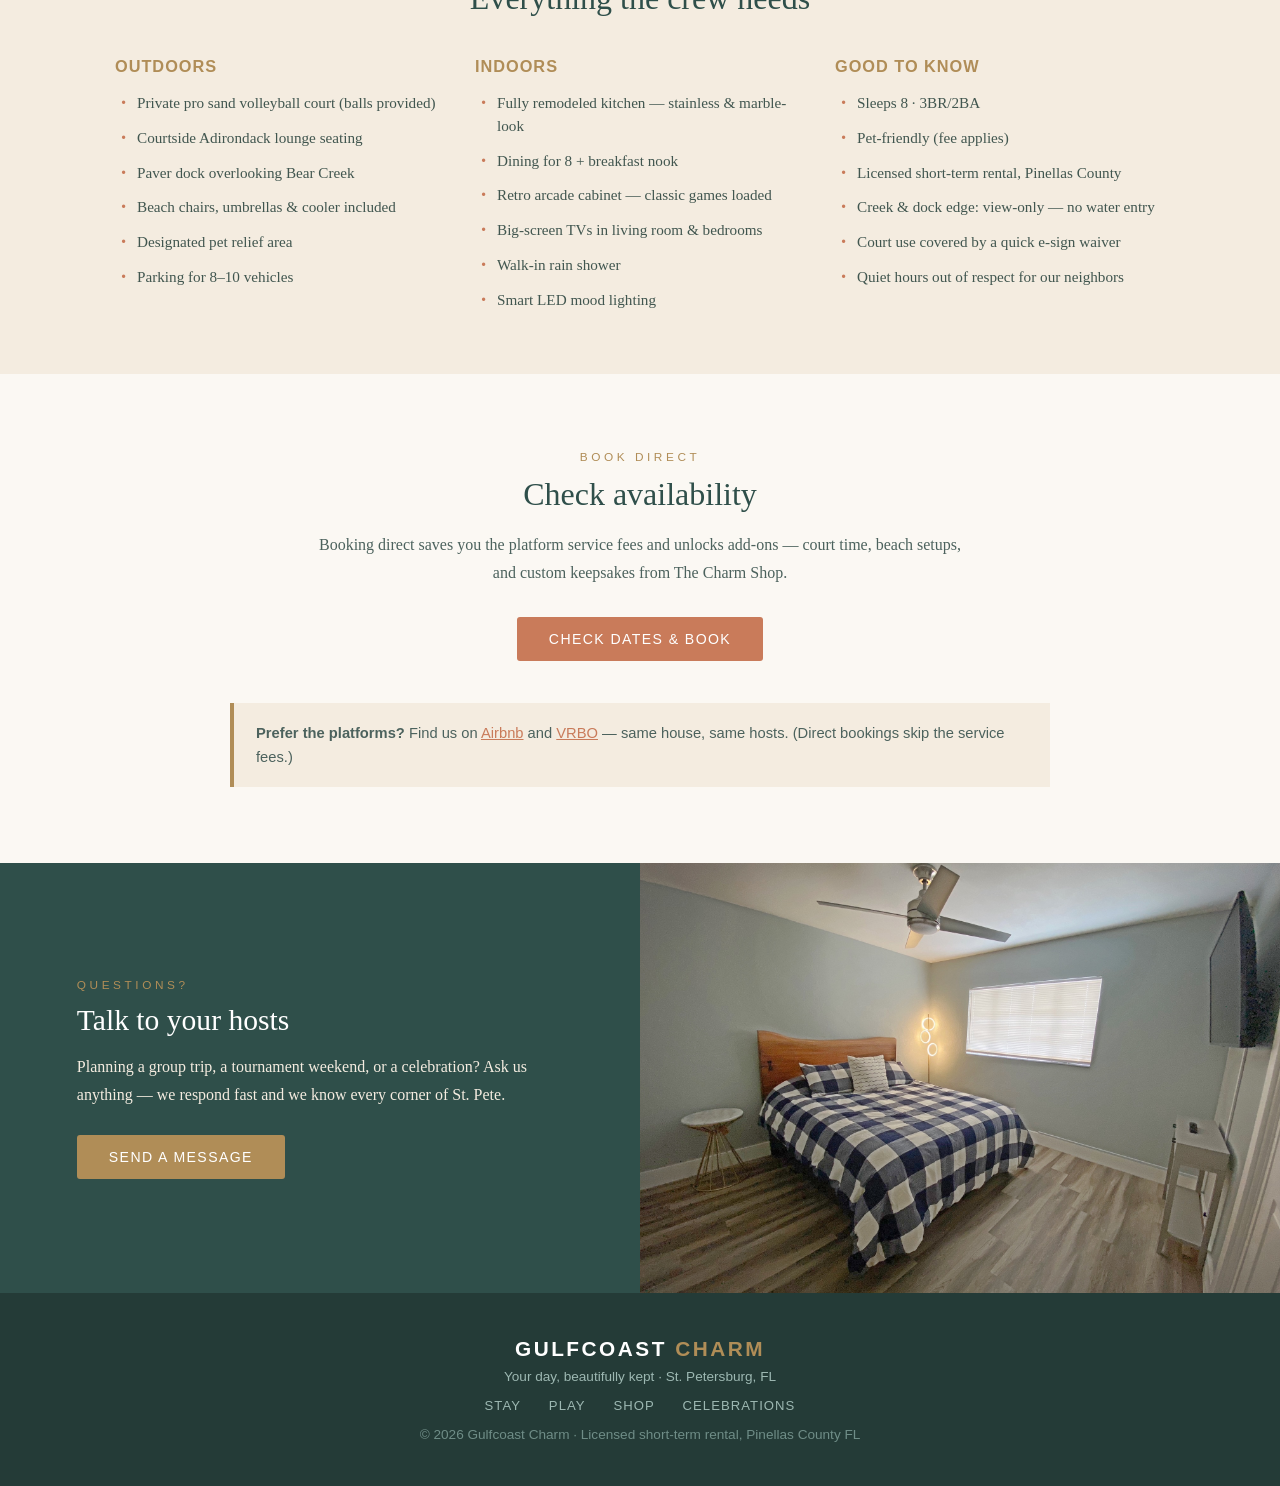
<file: stay.html>
<!DOCTYPE html>
<html lang="en">
<head>
<meta charset="UTF-8">
<meta name="viewport" content="width=device-width, initial-scale=1.0">
<title>Stay — Gulfcoast Charm Beach House | 3BR/2BA, Volleyball Court, 4 Min to St. Pete Beach</title>
<meta name="description" content="Newly remodeled 3BR/2BA waterfront home in St. Pete/South Pasadena. Private pro volleyball court, dock on Bear Creek, pet-friendly, sleeps 8, parking for 8-10 cars.">
<link rel="stylesheet" href="css/style.css">
</head>
<body>

<header>
  <a class="logo" href="index.html">GULFCOAST <span>CHARM</span></a>
  <nav class="sans">
    <a href="stay.html" class="active">Stay</a>
    <a href="play.html">Play</a>
    <a href="https://shop.gulfcoastcharm.com">Shop</a>
    <a href="celebrations.html">Celebrations</a>
    <a class="cta" href="#book">Book Now</a>
  </nav>
</header>

<div class="hero short">
  <img src="images/living-room.jpg" alt="Living room with sectional and arcade cabinet">
  <div class="hero-text">
    <div class="kicker sans">The Flagship House</div>
    <h1>Newly remodeled. Waterfront. Court included.</h1>
    <div class="buttons sans">
      <a class="btn btn-solid" href="#book">Check Availability</a>
    </div>
  </div>
</div>

<section class="band tight">
  <div class="kicker sans">The House</div>
  <h2>3 bedrooms · 2 baths · sleeps 8 · pet-friendly</h2>
  <p class="lead">Four minutes from the white sand of St. Pete Beach, in the quiet St. Pete/South
  Pasadena corridor. A professional sand volleyball court and a paver dock over tidal Bear Creek
  out back, a full remodel inside, and parking for 8–10 cars — nearly unheard of this close to the beach.</p>

  <div class="gallery">
    <img src="images/court-hero.jpeg" alt="Private sand volleyball court">
    <img src="images/living-room.jpg" alt="Living room with arcade">
    <img src="images/kitchen.jpg" alt="Remodeled kitchen">
    <img src="images/dining-2.jpg" alt="Dining room seats eight">
    <img src="images/bedroom-1.jpg" alt="Bedroom with live-edge headboard">
    <img src="images/bath-shower.jpg" alt="Walk-in rain shower">
    <img src="images/dock-creek.jpeg" alt="Dock on Bear Creek">
    <img src="images/courtside-chairs.jpeg" alt="Courtside lounge seating">
    <img src="images/kitchen-nook.jpg" alt="Breakfast nook">
  </div>
</section>

<section class="band tight" style="background:var(--sandstone)">
  <div class="kicker sans">Amenities</div>
  <h2>Everything the crew needs</h2>
  <div class="cols">
    <div>
      <h3 class="sans">Outdoors</h3>
      <ul>
        <li>Private pro sand volleyball court (balls provided)</li>
        <li>Courtside Adirondack lounge seating</li>
        <li>Paver dock overlooking Bear Creek</li>
        <li>Beach chairs, umbrellas & cooler included</li>
        <li>Designated pet relief area</li>
        <li>Parking for 8–10 vehicles</li>
      </ul>
    </div>
    <div>
      <h3 class="sans">Indoors</h3>
      <ul>
        <li>Fully remodeled kitchen — stainless & marble-look</li>
        <li>Dining for 8 + breakfast nook</li>
        <li>Retro arcade cabinet — classic games loaded</li>
        <li>Big-screen TVs in living room & bedrooms</li>
        <li>Walk-in rain shower</li>
        <li>Smart LED mood lighting</li>
      </ul>
    </div>
    <div>
      <h3 class="sans">Good to Know</h3>
      <ul>
        <li>Sleeps 8 · 3BR/2BA</li>
        <li>Pet-friendly (fee applies)</li>
        <li>Licensed short-term rental, Pinellas County</li>
        <li>Creek & dock edge: view-only — no water entry</li>
        <li>Court use covered by a quick e-sign waiver</li>
        <li>Quiet hours out of respect for our neighbors</li>
      </ul>
    </div>
  </div>
</section>

<section class="band" id="book">
  <div class="kicker sans">Book Direct</div>
  <h2>Check availability</h2>
  <p class="lead">Booking direct saves you the platform service fees and unlocks add-ons —
  court time, beach setups, and custom keepsakes from The Charm Shop.</p>

  <!-- BOOKING ENGINE EMBED GOES HERE.
       Once your booking engine (OwnerRez / Lodgify / Hospitable) is set up,
       replace this block with their embed widget code, or keep the button
       linking to stay.gulfcoastcharm.com (the engine's hosted page). -->
  <div class="buttons sans" style="margin-top:24px">
    <a class="btn btn-solid" href="https://stay.gulfcoastcharm.com">Check Dates & Book</a>
  </div>

  <div class="notice sans">
    <strong>Prefer the platforms?</strong> Find us on
    <a href="#" style="color:var(--terracotta)">Airbnb</a> and
    <a href="#" style="color:var(--terracotta)">VRBO</a> — same house, same hosts.
    (Direct bookings skip the service fees.)
  </div>
</section>

<div class="split flip">
  <div class="img" style="background-image:url('images/bedroom-1.jpg')"></div>
  <div class="txt">
    <div class="kicker sans">Questions?</div>
    <h2>Talk to your hosts</h2>
    <p>Planning a group trip, a tournament weekend, or a celebration? Ask us anything —
    we respond fast and we know every corner of St. Pete.</p>
    <a class="btn btn-brass sans" href="celebrations.html#contact">Send a Message</a>
  </div>
</div>

<footer class="sans">
  <span class="logo">GULFCOAST <span style="color:var(--brass)">CHARM</span></span>
  <div>Your day, beautifully kept · St. Petersburg, FL</div>
  <nav>
    <a href="stay.html">Stay</a>
    <a href="play.html">Play</a>
    <a href="https://shop.gulfcoastcharm.com">Shop</a>
    <a href="celebrations.html">Celebrations</a>
  </nav>
  <div style="color:#6f8d87">© 2026 Gulfcoast Charm · Licensed short-term rental, Pinellas County FL</div>
</footer>

</body>
</html>
</file>
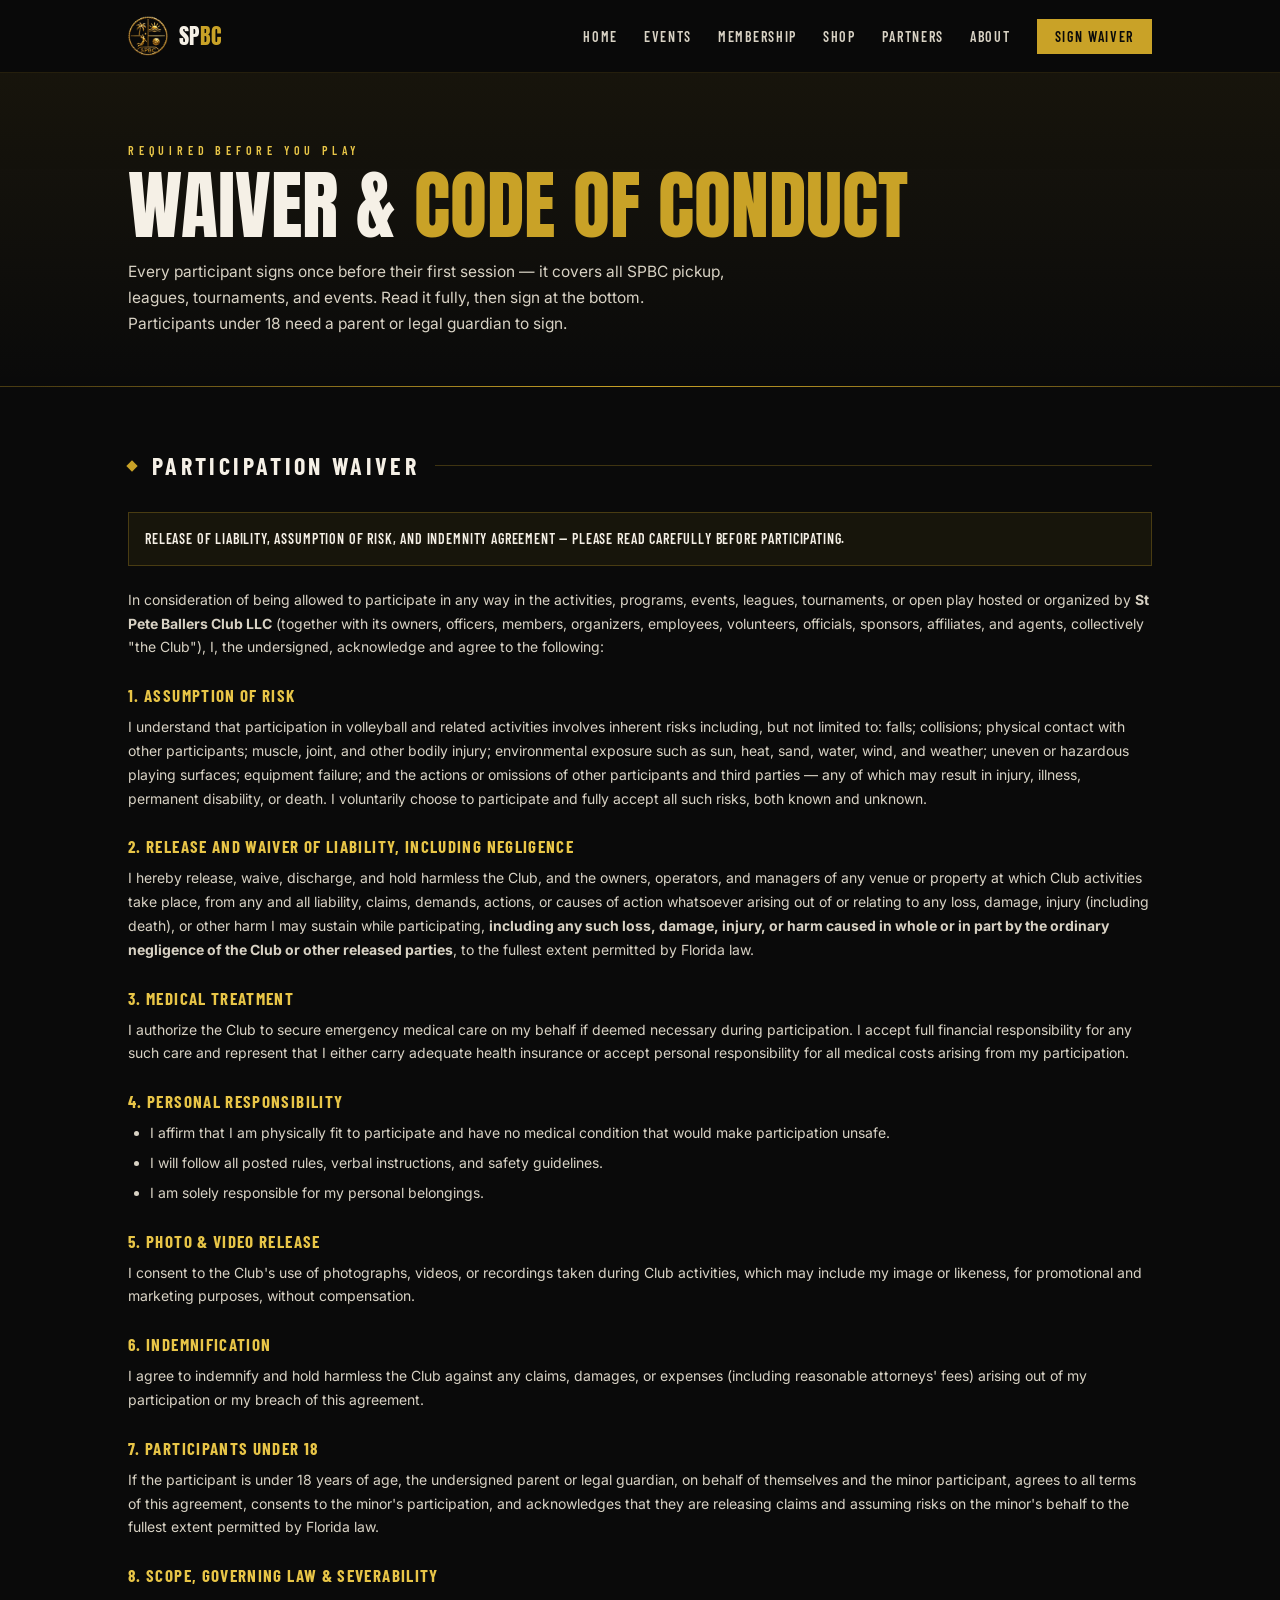
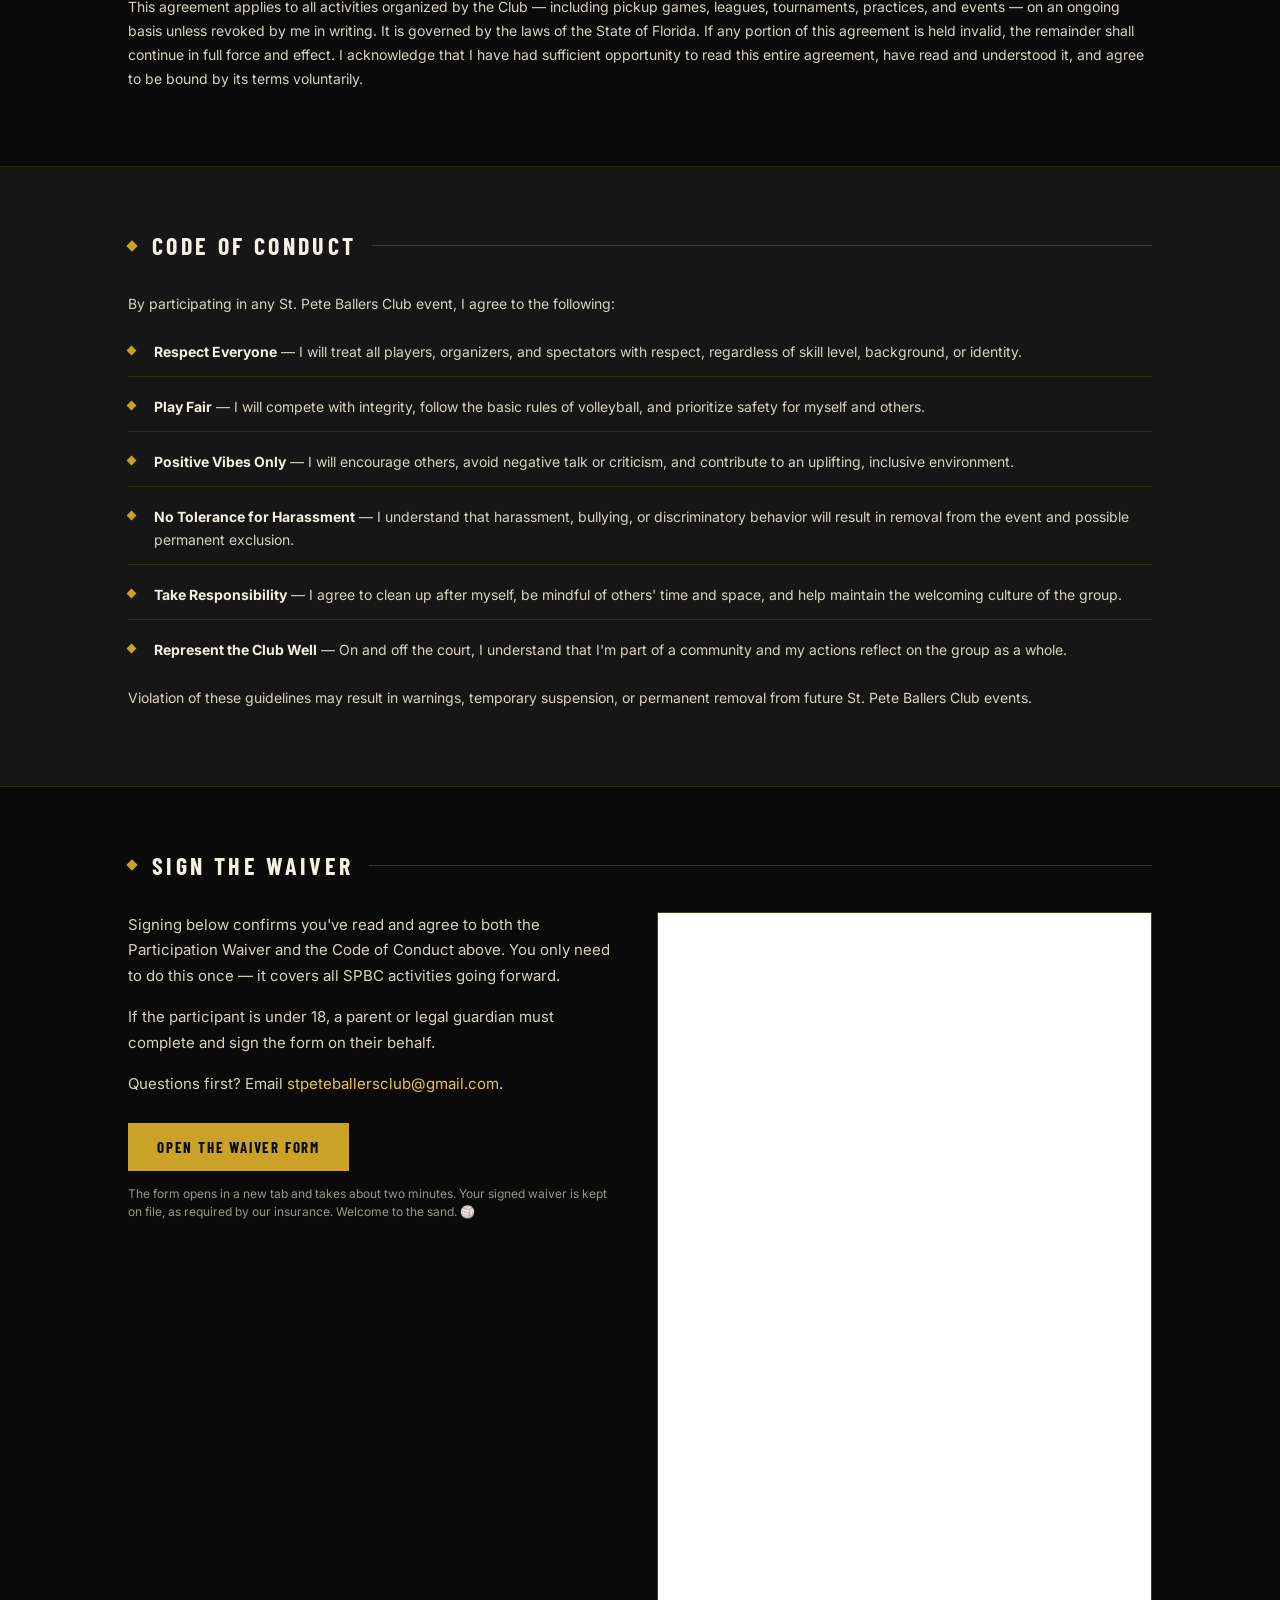
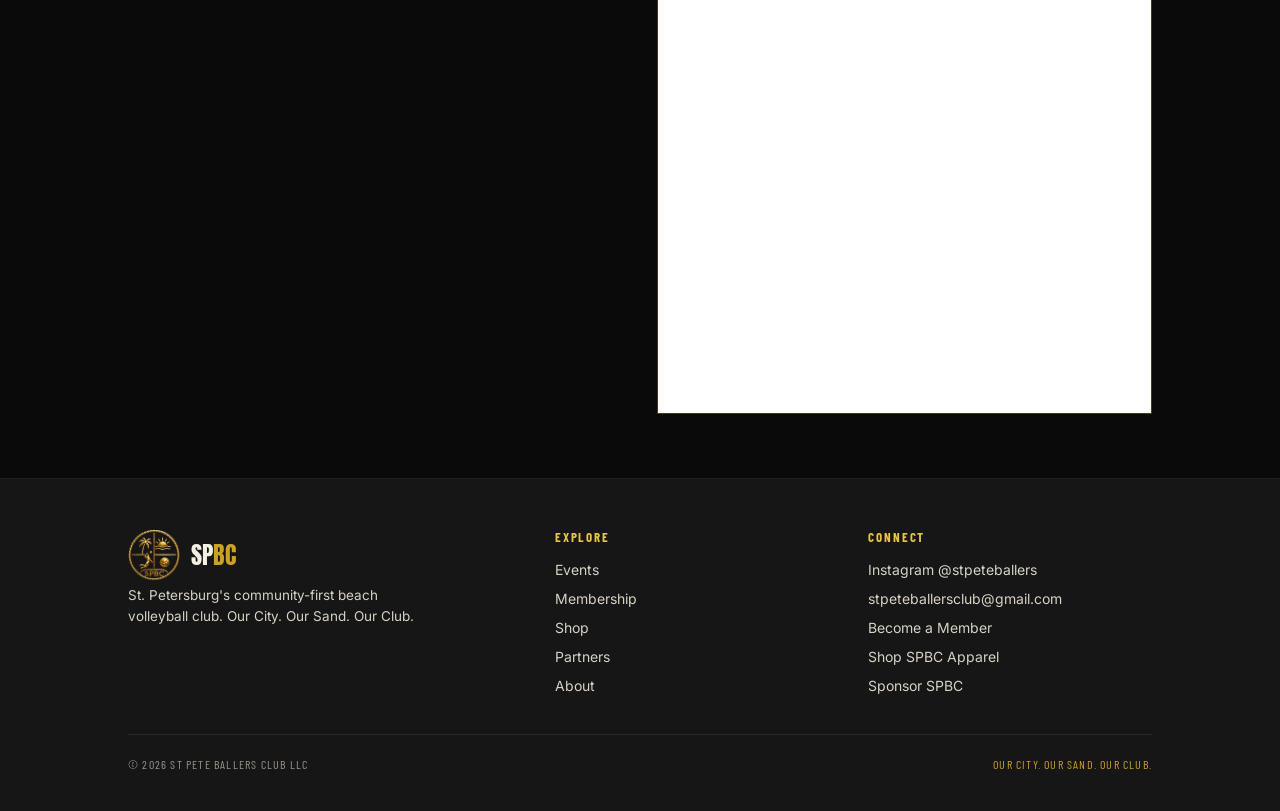
<file: waiver.html>
<!DOCTYPE html>
<html lang="en">
<head>
<meta charset="UTF-8">
<meta name="viewport" content="width=device-width, initial-scale=1.0">
<title>Waiver &amp; Code of Conduct — St. Pete Ballers Club</title>
<meta name="description" content="St. Pete Ballers Club participation waiver and code of conduct. Read and sign before your first session.">
<link rel="icon" type="image/png" href="favicon.png">
<link rel="apple-touch-icon" href="apple-touch-icon.png">
<meta property="og:type" content="website">
<meta property="og:site_name" content="St. Pete Ballers Club">
<meta property="og:title" content="Waiver — St. Pete Ballers Club">
<meta property="og:description" content="Read and sign the SPBC participation waiver and code of conduct.">
<meta property="og:image" content="https://stpeteballers.com/og-image.jpg">
<meta property="og:url" content="https://stpeteballers.com/waiver.html">
<meta name="twitter:card" content="summary_large_image">
<link rel="stylesheet" href="styles.css">
<style>
  .legal h3 {
    font-family: 'Barlow Condensed', sans-serif;
    font-weight: 700;
    text-transform: uppercase;
    letter-spacing: 0.08em;
    font-size: 17px;
    color: var(--gold-bright);
    margin: 26px 0 10px;
  }
  .legal h3:first-child { margin-top: 0; }
  .legal p, .legal li {
    font-size: 14px;
    line-height: 1.7;
    color: var(--text);
    margin-bottom: 12px;
  }
  .legal ul { padding-left: 22px; margin-bottom: 12px; }
  .legal li { margin-bottom: 6px; }
  .legal .notice {
    font-family: 'Barlow Condensed', sans-serif;
    font-weight: 600;
    letter-spacing: 0.06em;
    text-transform: uppercase;
    color: var(--sand);
    border: 1px solid var(--line);
    background: rgba(201,162,39,0.07);
    padding: 14px 16px;
    margin-bottom: 22px;
    font-size: 14px;
  }
  .conduct-list { list-style: none; padding-left: 0 !important; }
  .conduct-list li {
    padding: 12px 0 12px 26px;
    position: relative;
    border-bottom: 1px solid var(--line-soft);
  }
  .conduct-list li:last-child { border-bottom: none; }
  .conduct-list li::before {
    content: ""; position: absolute; left: 0; top: 19px;
    width: 7px; height: 7px; background: var(--gold); transform: rotate(45deg);
  }
  .conduct-list strong { color: var(--sand); }
  #guardianFields { display: none; border-top: 1px solid var(--line); padding-top: 18px; margin-top: 4px; }
  #guardianFields.show { display: block; }
  .check-row { display: flex; gap: 10px; align-items: flex-start; margin-bottom: 16px; }
  .check-row input[type="checkbox"] { margin-top: 3px; width: auto; accent-color: var(--gold); }
  .check-row label {
    font-family: 'Inter', sans-serif !important;
    text-transform: none !important;
    letter-spacing: 0 !important;
    font-size: 13px !important;
    color: var(--text) !important;
    line-height: 1.55;
  }
</style>
</head>
<body>

<nav class="nav">
  <div class="nav-inner">
    <a href="index.html" class="brand"><img src="spbc-logo-liquid-small.png" alt="St. Pete Ballers Club crest"><span class="brand-word">SP<span class="gold">BC</span></span></a>
    <ul class="nav-links" id="navLinks">
      <li><a href="index.html">Home</a></li>
      <li><a href="events.html">Events</a></li>
      <li><a href="membership.html">Membership</a></li>
      <li><a href="shop.html">Shop</a></li>
      <li><a href="partners.html">Partners</a></li>
      <li><a href="about.html">About</a></li>
      <li><a href="#sign" class="nav-cta">Sign Waiver</a></li>
    </ul>
    <button class="nav-toggle" id="navToggle" aria-label="Menu">☰</button>
  </div>
</nav>

<header class="page-header">
  <div class="wrap">
    <div class="eyebrow">Required Before You Play</div>
    <h1>Waiver &amp; <span class="gold">Code of Conduct</span></h1>
    <p>Every participant signs once before their first session — it covers all SPBC pickup, leagues, tournaments, and events. Read it fully, then sign at the bottom. Participants under 18 need a parent or legal guardian to sign.</p>
  </div>
</header>

<!-- WAIVER TEXT -->
<section class="block">
  <div class="wrap">
    <div class="section-head">
      <span class="diamond"></span>
      <h2>Participation Waiver</h2>
      <span class="rule"></span>
    </div>
    <div class="legal">
      <p class="notice">Release of Liability, Assumption of Risk, and Indemnity Agreement — please read carefully before participating.</p>

      <p>In consideration of being allowed to participate in any way in the activities, programs, events, leagues, tournaments, or open play hosted or organized by <strong>St Pete Ballers Club LLC</strong> (together with its owners, officers, members, organizers, employees, volunteers, officials, sponsors, affiliates, and agents, collectively "the Club"), I, the undersigned, acknowledge and agree to the following:</p>

      <h3>1. Assumption of Risk</h3>
      <p>I understand that participation in volleyball and related activities involves inherent risks including, but not limited to: falls; collisions; physical contact with other participants; muscle, joint, and other bodily injury; environmental exposure such as sun, heat, sand, water, wind, and weather; uneven or hazardous playing surfaces; equipment failure; and the actions or omissions of other participants and third parties — any of which may result in injury, illness, permanent disability, or death. I voluntarily choose to participate and fully accept all such risks, both known and unknown.</p>

      <h3>2. Release and Waiver of Liability, Including Negligence</h3>
      <p>I hereby release, waive, discharge, and hold harmless the Club, and the owners, operators, and managers of any venue or property at which Club activities take place, from any and all liability, claims, demands, actions, or causes of action whatsoever arising out of or relating to any loss, damage, injury (including death), or other harm I may sustain while participating, <strong>including any such loss, damage, injury, or harm caused in whole or in part by the ordinary negligence of the Club or other released parties</strong>, to the fullest extent permitted by Florida law.</p>

      <h3>3. Medical Treatment</h3>
      <p>I authorize the Club to secure emergency medical care on my behalf if deemed necessary during participation. I accept full financial responsibility for any such care and represent that I either carry adequate health insurance or accept personal responsibility for all medical costs arising from my participation.</p>

      <h3>4. Personal Responsibility</h3>
      <ul>
        <li>I affirm that I am physically fit to participate and have no medical condition that would make participation unsafe.</li>
        <li>I will follow all posted rules, verbal instructions, and safety guidelines.</li>
        <li>I am solely responsible for my personal belongings.</li>
      </ul>

      <h3>5. Photo &amp; Video Release</h3>
      <p>I consent to the Club's use of photographs, videos, or recordings taken during Club activities, which may include my image or likeness, for promotional and marketing purposes, without compensation.</p>

      <h3>6. Indemnification</h3>
      <p>I agree to indemnify and hold harmless the Club against any claims, damages, or expenses (including reasonable attorneys' fees) arising out of my participation or my breach of this agreement.</p>

      <h3>7. Participants Under 18</h3>
      <p>If the participant is under 18 years of age, the undersigned parent or legal guardian, on behalf of themselves and the minor participant, agrees to all terms of this agreement, consents to the minor's participation, and acknowledges that they are releasing claims and assuming risks on the minor's behalf to the fullest extent permitted by Florida law.</p>

      <h3>8. Scope, Governing Law &amp; Severability</h3>
      <p>This agreement applies to all activities organized by the Club — including pickup games, leagues, tournaments, practices, and events — on an ongoing basis unless revoked by me in writing. It is governed by the laws of the State of Florida. If any portion of this agreement is held invalid, the remainder shall continue in full force and effect. I acknowledge that I have had sufficient opportunity to read this entire agreement, have read and understood it, and agree to be bound by its terms voluntarily.</p>
    </div>
  </div>
</section>

<!-- CODE OF CONDUCT -->
<section class="block block-dark">
  <div class="wrap">
    <div class="section-head">
      <span class="diamond"></span>
      <h2>Code of Conduct</h2>
      <span class="rule"></span>
    </div>
    <div class="legal">
      <p>By participating in any St. Pete Ballers Club event, I agree to the following:</p>
      <ul class="conduct-list">
        <li><strong>Respect Everyone</strong> — I will treat all players, organizers, and spectators with respect, regardless of skill level, background, or identity.</li>
        <li><strong>Play Fair</strong> — I will compete with integrity, follow the basic rules of volleyball, and prioritize safety for myself and others.</li>
        <li><strong>Positive Vibes Only</strong> — I will encourage others, avoid negative talk or criticism, and contribute to an uplifting, inclusive environment.</li>
        <li><strong>No Tolerance for Harassment</strong> — I understand that harassment, bullying, or discriminatory behavior will result in removal from the event and possible permanent exclusion.</li>
        <li><strong>Take Responsibility</strong> — I agree to clean up after myself, be mindful of others' time and space, and help maintain the welcoming culture of the group.</li>
        <li><strong>Represent the Club Well</strong> — On and off the court, I understand that I'm part of a community and my actions reflect on the group as a whole.</li>
      </ul>
      <p>Violation of these guidelines may result in warnings, temporary suspension, or permanent removal from future St. Pete Ballers Club events.</p>
    </div>
  </div>
</section>

<!-- SIGNATURE FORM -->
<section class="block" id="sign">
  <div class="wrap">
    <div class="section-head">
      <span class="diamond"></span>
      <h2>Sign The Waiver</h2>
      <span class="rule"></span>
    </div>
    <div class="grid-2">
      <div>
        <p class="lead-text">Signing below confirms you've read and agree to both the Participation Waiver and the Code of Conduct above. You only need to do this once — it covers all SPBC activities going forward.</p>
        <p class="lead-text">If the participant is under 18, a parent or legal guardian must complete and sign the form on their behalf.</p>
        <p class="lead-text">Questions first? Email <a href="mailto:stpeteballersclub@gmail.com" style="color:var(--gold-bright);">stpeteballersclub@gmail.com</a>.</p>
        <a href="https://docs.google.com/forms/d/e/1FAIpQLSe4vOb_4rl8Dtbf1ZRXCW45BYnxnFgCiMLUwcZEDzyFkONX4w/viewform" target="_blank" rel="noopener" class="btn btn-primary" style="margin-top:10px;">Open the Waiver Form</a>
        <p class="form-note">The form opens in a new tab and takes about two minutes. Your signed waiver is kept on file, as required by our insurance. Welcome to the sand. 🏐</p>
      </div>
      <div class="form-card" style="padding:0;overflow:hidden;">
        <iframe src="https://docs.google.com/forms/d/e/1FAIpQLSe4vOb_4rl8Dtbf1ZRXCW45BYnxnFgCiMLUwcZEDzyFkONX4w/viewform?embedded=true" width="100%" height="1100" frameborder="0" marginheight="0" marginwidth="0" style="display:block;background:#fff;" title="SPBC Waiver Form">Loading…</iframe>
      </div>
    </div>
  </div>
</section>

<footer class="footer">
  <div class="wrap">
    <div class="footer-grid">
      <div>
        <div class="brand"><img src="spbc-logo-liquid-small.png" alt="St. Pete Ballers Club crest"><span class="brand-word">SP<span class="gold">BC</span></span></div>
        <p>St. Petersburg's community-first beach volleyball club. Our City. Our Sand. Our Club.</p>
      </div>
      <div>
        <h5>Explore</h5>
        <ul class="footer-links">
          <li><a href="events.html">Events</a></li>
          <li><a href="membership.html">Membership</a></li>
          <li><a href="shop.html">Shop</a></li>
          <li><a href="partners.html">Partners</a></li>
          <li><a href="about.html">About</a></li>
        </ul>
      </div>
      <div>
        <h5>Connect</h5>
        <ul class="footer-links">
          <li><a href="https://instagram.com/stpeteballers" target="_blank" rel="noopener">Instagram @stpeteballers</a></li>
          <li><a href="mailto:stpeteballersclub@gmail.com">stpeteballersclub@gmail.com</a></li>
          <li><a href="about.html#join">Become a Member</a></li>
          <li><a href="https://zi0zrb-xp.myshopify.com" target="_blank" rel="noopener">Shop SPBC Apparel</a></li>
          <li><a href="partners.html#sponsor">Sponsor SPBC</a></li>
        </ul>
      </div>
    </div>
    <div class="footer-bottom">
      <span>© 2026 St Pete Ballers Club LLC</span>
      <span class="gold">Our City. Our Sand. Our Club.</span>
    </div>
  </div>
</footer>

<script>
  const t = document.getElementById('navToggle');
  const l = document.getElementById('navLinks');
  if (t) t.addEventListener('click', () => l.classList.toggle('open'));

</script>
</body>
</html>
</file>
<file: styles.css>
/* =========================================================
   ST. PETE BALLERS CLUB — SITE STYLES
   Brand identity carried from the SPBC Media Kit:
   Anton (display) · Barlow Condensed (labels/headers) · Inter (body)
   Ink black + metallic gold · diamond + gold-rule motifs
   ========================================================= */

@import url('https://fonts.googleapis.com/css2?family=Anton&family=Barlow+Condensed:wght@500;600;700&family=Inter:wght@400;500;600&display=swap');

:root {
  --ink: #0a0a0a;
  --ink-soft: #161616;
  --ink-card: #131313;
  --gold: #C9A227;
  --gold-bright: #E8C547;
  --gold-deep: #8a6d18;
  --sand: #F5F0E6;
  --paper: #faf7f0;
  --line: rgba(201, 162, 39, 0.28);
  --line-soft: rgba(201, 162, 39, 0.14);
  --muted: #9a958a;
  --text: #d8d2c4;
}

* { margin: 0; padding: 0; box-sizing: border-box; }

html { scroll-behavior: smooth; }

body {
  background: var(--ink);
  font-family: 'Inter', sans-serif;
  color: var(--sand);
  -webkit-font-smoothing: antialiased;
  overflow-x: hidden;
}

a { color: inherit; text-decoration: none; }

img { max-width: 100%; display: block; }

/* ---------- LAYOUT SHELL ---------- */
.wrap {
  max-width: 1080px;
  margin: 0 auto;
  padding: 0 28px;
}

section { position: relative; }

/* ---------- NAV ---------- */
.nav {
  position: sticky;
  top: 0;
  z-index: 50;
  background: rgba(10,10,10,0.82);
  backdrop-filter: blur(10px);
  border-bottom: 1px solid var(--line-soft);
}
.nav-inner {
  max-width: 1080px;
  margin: 0 auto;
  padding: 16px 28px;
  display: flex;
  align-items: center;
  justify-content: space-between;
  gap: 20px;
}
.brand {
  font-family: 'Anton', sans-serif;
  font-size: 22px;
  letter-spacing: 0.02em;
  text-transform: uppercase;
  color: var(--sand);
  white-space: nowrap;
  display: flex;
  align-items: center;
  gap: 11px;
}
.brand .gold { color: var(--gold); }
.brand img { height: 40px; width: auto; display: block; }
.brand .brand-word { line-height: 1; }
.footer .brand { font-size: 24px; }
.footer .brand img { height: 52px; }

.nav-links {
  display: flex;
  align-items: center;
  gap: 26px;
  list-style: none;
}
.nav-links a {
  font-family: 'Barlow Condensed', sans-serif;
  font-weight: 600;
  text-transform: uppercase;
  letter-spacing: 0.12em;
  font-size: 14px;
  color: var(--text);
  transition: color 0.18s ease;
}
.nav-links a:hover, .nav-links a.active { color: var(--gold-bright); }

.nav-cta {
  font-family: 'Barlow Condensed', sans-serif;
  font-weight: 700;
  text-transform: uppercase;
  letter-spacing: 0.12em;
  font-size: 14px;
  color: var(--ink) !important;
  background: var(--gold);
  padding: 9px 18px;
  transition: background 0.18s ease;
}
.nav-cta:hover { background: var(--gold-bright); }

.nav-toggle {
  display: none;
  background: none;
  border: 1px solid var(--line);
  color: var(--gold-bright);
  font-size: 20px;
  width: 42px; height: 38px;
  cursor: pointer;
}

/* ---------- BUTTONS ---------- */
.btn {
  display: inline-block;
  font-family: 'Barlow Condensed', sans-serif;
  font-weight: 700;
  text-transform: uppercase;
  letter-spacing: 0.12em;
  font-size: 15px;
  padding: 14px 28px;
  cursor: pointer;
  transition: transform 0.15s ease, background 0.18s ease, color 0.18s ease;
  border: 1px solid var(--gold);
}
.btn-primary { background: var(--gold); color: var(--ink); }
.btn-primary:hover { background: var(--gold-bright); border-color: var(--gold-bright); transform: translateY(-2px); }
.btn-ghost { background: transparent; color: var(--gold-bright); }
.btn-ghost:hover { background: rgba(201,162,39,0.1); transform: translateY(-2px); }

/* ---------- SHARED SECTION HEADERS ---------- */
.eyebrow {
  font-family: 'Barlow Condensed', sans-serif;
  font-weight: 600;
  letter-spacing: 0.4em;
  text-transform: uppercase;
  font-size: 12px;
  color: var(--gold-bright);
}
.section-head {
  display: flex;
  align-items: center;
  gap: 16px;
  margin-bottom: 32px;
}
.section-head h2 {
  font-family: 'Barlow Condensed', sans-serif;
  font-weight: 700;
  text-transform: uppercase;
  letter-spacing: 0.14em;
  font-size: 24px;
  color: var(--sand);
  white-space: nowrap;
}
.section-head .rule { flex: 1; height: 1px; background: var(--line); }

.diamond {
  width: 8px; height: 8px;
  background: var(--gold);
  transform: rotate(45deg);
  flex-shrink: 0;
}

/* ---------- HERO (HOME) ---------- */
.hero {
  position: relative;
  padding: 90px 0 70px;
  border-bottom: 1px solid var(--line);
  background:
    radial-gradient(130% 90% at 50% -20%, #1f1d16 0%, var(--ink) 58%);
  overflow: hidden;
}
.hero::after {
  content: "";
  position: absolute;
  left: 28px; right: 28px; bottom: -1px; height: 1px;
  background: linear-gradient(90deg, transparent, var(--gold), transparent);
}
.hero h1 {
  font-family: 'Anton', sans-serif;
  font-weight: 400;
  font-size: clamp(54px, 11vw, 120px);
  line-height: 0.84;
  letter-spacing: 0.01em;
  text-transform: uppercase;
  color: var(--sand);
}
.hero h1 .gold { color: var(--gold); text-shadow: 0 0 1px rgba(232,197,71,0.5); }
.hero .tagline {
  font-family: 'Barlow Condensed', sans-serif;
  font-weight: 600;
  text-transform: uppercase;
  letter-spacing: 0.2em;
  font-size: clamp(15px, 2.4vw, 20px);
  margin-top: 26px;
  color: var(--sand);
}
.hero .tagline .dim { color: var(--gold); }
.hero .lede {
  margin-top: 24px;
  max-width: 56ch;
  font-size: 16px;
  line-height: 1.65;
  color: var(--text);
}
.hero-cta { margin-top: 36px; display: flex; gap: 14px; flex-wrap: wrap; }

/* ---------- PAGE HEADER (interior pages) ---------- */
.page-header {
  padding: 70px 0 50px;
  border-bottom: 1px solid var(--line);
  background: linear-gradient(180deg, rgba(201,162,39,0.07) 0%, transparent 100%);
  position: relative;
}
.page-header::after {
  content: "";
  position: absolute;
  left: 28px; right: 28px; bottom: -1px; height: 1px;
  background: linear-gradient(90deg, transparent, var(--gold), transparent);
}
.page-header h1 {
  font-family: 'Anton', sans-serif;
  font-weight: 400;
  font-size: clamp(40px, 8vw, 76px);
  line-height: 0.9;
  text-transform: uppercase;
  color: var(--sand);
  margin-top: 14px;
}
.page-header h1 .gold { color: var(--gold); }
.page-header p {
  margin-top: 20px;
  max-width: 60ch;
  font-size: 15.5px;
  line-height: 1.65;
  color: var(--text);
}

/* ---------- STATS BAR ---------- */
.stats {
  display: grid;
  grid-template-columns: repeat(4, 1fr);
  border-bottom: 1px solid var(--line);
}
.stat {
  padding: 34px 18px;
  text-align: center;
  border-right: 1px solid var(--line);
}
.stat:last-child { border-right: none; }
.stat .num {
  font-family: 'Anton', sans-serif;
  font-size: clamp(30px, 5vw, 48px);
  color: var(--gold-bright);
  line-height: 1;
}
.stat .lab {
  font-family: 'Barlow Condensed', sans-serif;
  text-transform: uppercase;
  letter-spacing: 0.14em;
  font-size: 11px;
  color: var(--muted);
  margin-top: 12px;
}

/* ---------- GENERIC SECTION ---------- */
.block { padding: 64px 0; border-bottom: 1px solid var(--line-soft); }
.block-dark { background: var(--ink-soft); }

.lead-text { font-size: 15px; line-height: 1.7; color: var(--text); margin-bottom: 16px; }
.lead-text:last-child { margin-bottom: 0; }

.grid-2 { display: grid; grid-template-columns: 1fr 1fr; gap: 34px; align-items: start; }
.grid-3 { display: grid; grid-template-columns: repeat(3, 1fr); gap: 20px; }

/* ---------- CARDS ---------- */
.card {
  border: 1px solid var(--line);
  padding: 26px 24px;
  background: linear-gradient(160deg, rgba(201,162,39,0.06), transparent);
  transition: transform 0.18s ease, border-color 0.18s ease;
}
.card:hover { transform: translateY(-3px); border-color: var(--gold); }
.card h3 {
  font-family: 'Barlow Condensed', sans-serif;
  font-weight: 700;
  text-transform: uppercase;
  letter-spacing: 0.08em;
  font-size: 19px;
  color: var(--gold-bright);
  margin-bottom: 10px;
}
.card p { font-size: 13.5px; line-height: 1.6; color: var(--text); }
.card .tag {
  font-family: 'Barlow Condensed', sans-serif;
  text-transform: uppercase;
  letter-spacing: 0.14em;
  font-size: 11px;
  color: var(--muted);
  margin-bottom: 14px;
}

/* ---------- EVENT / SCHEDULE LIST ---------- */
.event-row {
  display: grid;
  grid-template-columns: 150px 1fr auto;
  gap: 20px;
  align-items: center;
  padding: 22px 0;
  border-bottom: 1px solid var(--line-soft);
}
.event-row:last-child { border-bottom: none; }
.event-when {
  font-family: 'Anton', sans-serif;
  font-size: 20px;
  color: var(--gold-bright);
  text-transform: uppercase;
  line-height: 1.05;
}
.event-when small {
  display: block;
  font-family: 'Barlow Condensed', sans-serif;
  font-size: 13px;
  letter-spacing: 0.1em;
  color: var(--muted);
  margin-top: 4px;
}
.event-name {
  font-family: 'Barlow Condensed', sans-serif;
  font-weight: 700;
  text-transform: uppercase;
  letter-spacing: 0.06em;
  font-size: 19px;
  color: var(--sand);
}
.event-meta { font-size: 13px; color: var(--text); margin-top: 4px; }

/* ---------- PRICING (MEMBERSHIP) ---------- */
.price-grid { display: grid; grid-template-columns: 1fr 1fr; gap: 22px; }
.price-card {
  border: 1px solid var(--line);
  padding: 34px 30px;
  background: linear-gradient(160deg, rgba(201,162,39,0.06), transparent);
  position: relative;
}
.price-card.feature { border-color: var(--gold); box-shadow: 0 0 0 1px rgba(201,162,39,0.3); }
.price-card .ribbon {
  position: absolute; top: 18px; right: -1px;
  background: var(--gold); color: var(--ink);
  font-family: 'Barlow Condensed', sans-serif;
  font-weight: 700; text-transform: uppercase; letter-spacing: 0.1em;
  font-size: 11px; padding: 5px 14px;
}
.price-card .plan {
  font-family: 'Barlow Condensed', sans-serif;
  font-weight: 700; text-transform: uppercase; letter-spacing: 0.1em;
  font-size: 16px; color: var(--gold-bright);
}
.price-card .amount {
  font-family: 'Anton', sans-serif;
  font-size: 56px; color: var(--sand); line-height: 1; margin: 16px 0 6px;
}
.price-card .amount span { font-size: 18px; color: var(--muted); }
.price-card .sub { font-size: 13px; color: var(--muted); margin-bottom: 22px; }

.perks { list-style: none; margin-top: 8px; }
.perks li {
  font-size: 14px; color: var(--text);
  padding: 10px 0 10px 24px; position: relative;
  border-bottom: 1px solid var(--line-soft);
}
.perks li:last-child { border-bottom: none; }
.perks li::before {
  content: ""; position: absolute; left: 0; top: 16px;
  width: 7px; height: 7px; background: var(--gold); transform: rotate(45deg);
}

/* ---------- FORMS ---------- */
.form-card {
  border: 1px solid var(--line);
  padding: 34px 30px;
  background: var(--ink-card);
}
.field { margin-bottom: 18px; }
.field label {
  display: block;
  font-family: 'Barlow Condensed', sans-serif;
  font-weight: 600; text-transform: uppercase; letter-spacing: 0.1em;
  font-size: 12px; color: var(--gold-bright); margin-bottom: 7px;
}
.field input, .field textarea, .field select {
  width: 100%;
  background: #0c0c0c;
  border: 1px solid var(--line);
  color: var(--sand);
  font-family: 'Inter', sans-serif;
  font-size: 14px;
  padding: 12px 14px;
  transition: border-color 0.18s ease;
}
.field input:focus, .field textarea:focus, .field select:focus {
  outline: none; border-color: var(--gold-bright);
}
.field textarea { resize: vertical; min-height: 120px; }
.form-note { font-size: 12px; color: var(--muted); margin-top: 14px; line-height: 1.5; }

/* ---------- HOW TO JOIN STEPS ---------- */
.steps { display: grid; grid-template-columns: repeat(3, 1fr); gap: 20px; }
.step { border: 1px solid var(--line); padding: 26px 22px; }
.step .n {
  font-family: 'Anton', sans-serif; font-size: 34px; color: var(--gold); line-height: 1;
}
.step h4 {
  font-family: 'Barlow Condensed', sans-serif; font-weight: 700;
  text-transform: uppercase; letter-spacing: 0.08em; font-size: 17px;
  color: var(--sand); margin: 12px 0 8px;
}
.step p { font-size: 13.5px; color: var(--text); line-height: 1.55; }

/* ---------- CTA BANNER ---------- */
.cta-banner {
  padding: 70px 0;
  text-align: center;
  background: linear-gradient(180deg, transparent, rgba(201,162,39,0.08));
  border-bottom: 1px solid var(--line);
}
.cta-banner h2 {
  font-family: 'Anton', sans-serif;
  font-size: clamp(30px, 6vw, 52px);
  text-transform: uppercase; color: var(--sand); line-height: 0.95;
  margin-bottom: 14px;
}
.cta-banner p { color: var(--text); max-width: 52ch; margin: 0 auto 28px; font-size: 15px; line-height: 1.6; }

/* ---------- FOOTER ---------- */
.footer {
  padding: 50px 0 40px;
  background: var(--ink-soft);
}
.footer-grid {
  display: grid;
  grid-template-columns: 1.4fr 1fr 1fr;
  gap: 30px;
  padding-bottom: 30px;
  border-bottom: 1px solid var(--line-soft);
}
.footer p { font-size: 13.5px; color: var(--text); line-height: 1.6; max-width: 34ch; margin-top: 4px; }
.footer h5 {
  font-family: 'Barlow Condensed', sans-serif; font-weight: 700;
  text-transform: uppercase; letter-spacing: 0.14em; font-size: 13px;
  color: var(--gold-bright); margin-bottom: 14px;
}
.footer-links { list-style: none; }
.footer-links li { margin-bottom: 9px; }
.footer-links a { font-size: 14px; color: var(--text); transition: color 0.16s ease; }
.footer-links a:hover { color: var(--gold-bright); }
.footer-bottom {
  display: flex; justify-content: space-between; flex-wrap: wrap; gap: 12px;
  padding-top: 22px;
  font-family: 'Barlow Condensed', sans-serif;
  text-transform: uppercase; letter-spacing: 0.1em; font-size: 12px; color: var(--muted);
}
.footer-bottom .gold { color: var(--gold); }

/* ---------- PHOTOS ---------- */
.photo-band {
  position: relative;
  border-bottom: 1px solid var(--line);
}
.photo-band img { width: 100%; display: block; }
.photo-band .caption {
  position: absolute;
  left: 0; right: 0; bottom: 0;
  padding: 22px 28px 18px;
  background: linear-gradient(180deg, transparent, rgba(10,10,10,0.82));
  font-family: 'Barlow Condensed', sans-serif;
  font-weight: 600;
  text-transform: uppercase;
  letter-spacing: 0.16em;
  font-size: 13px;
  color: var(--sand);
  text-align: center;
}
.photo-band .caption .gold { color: var(--gold-bright); }
.photo-card {
  border: 1px solid var(--line);
  overflow: hidden;
}
.photo-card img { width: 100%; display: block; }

/* ---------- LIQUID GOLD CREST (hero) ---------- */
.gold-crest {
  display: inline-block;
  width: 108px;
  height: 108px;
  margin-bottom: 24px;
  background-image: url('spbc-logo.png');
  background-size: contain;
  background-repeat: no-repeat;
  background-position: center;
  filter: drop-shadow(0 4px 18px rgba(201,162,39,0.18));
}
@supports (mask-mode: luminance) {
  .gold-crest {
    background-image: linear-gradient(
      120deg,
      #6e5512 0%,
      #C9A227 22%,
      #E8C547 38%,
      #fff3bf 50%,
      #E8C547 62%,
      #C9A227 78%,
      #6e5512 100%
    );
    background-size: 250% 250%;
    mask-image: url('spbc-logo.png');
    mask-mode: luminance;
    mask-size: contain;
    mask-repeat: no-repeat;
    mask-position: center;
    animation: goldFlow 7s ease-in-out infinite;
  }
}
@keyframes goldFlow {
  0%   { background-position: 0% 50%; }
  50%  { background-position: 100% 50%; }
  100% { background-position: 0% 50%; }
}
@media (prefers-reduced-motion: reduce) {
  .gold-crest { animation: none; }
}

/* ---------- RESPONSIVE ---------- */
@media (max-width: 860px) {
  .grid-2, .price-grid { grid-template-columns: 1fr; }
  .grid-3, .steps { grid-template-columns: 1fr; }
  .footer-grid { grid-template-columns: 1fr; gap: 26px; }
}
@media (max-width: 720px) {
  .nav-links { display: none; }
  .nav-links.open {
    display: flex; flex-direction: column; align-items: flex-start;
    position: absolute; top: 100%; left: 0; right: 0;
    background: rgba(10,10,10,0.97); padding: 20px 28px; gap: 18px;
    border-bottom: 1px solid var(--line);
  }
  .nav-toggle { display: block; }
  .stats { grid-template-columns: 1fr 1fr; }
  .stat:nth-child(2) { border-right: none; }
  .stat:nth-child(1), .stat:nth-child(2) { border-bottom: 1px solid var(--line); }
  .event-row { grid-template-columns: 1fr; gap: 8px; }
  .event-row .btn { justify-self: start; }
}

@media (prefers-reduced-motion: reduce) {
  * { transition: none !important; scroll-behavior: auto !important; }
}
</file>
<file: css/style.css>
:root{
  --deep-gulf:#2F4F4A; --sea-glass:#6E9C95; --sandstone:#F4ECE0;
  --terracotta:#C97B5A; --brass:#B08D57; --warm-white:#FBF8F3;
}
*{margin:0;padding:0;box-sizing:border-box}
body{font-family:Georgia,'Times New Roman',serif;color:var(--deep-gulf);background:var(--warm-white)}
.sans{font-family:'Segoe UI',Helvetica,Arial,sans-serif}
img{max-width:100%}

/* Header */
header{position:sticky;top:0;z-index:50;background:rgba(251,248,243,.95);backdrop-filter:blur(6px);
  display:flex;justify-content:space-between;align-items:center;padding:16px 5vw;border-bottom:1px solid #e7ddcc}
.logo{font-size:1.3rem;letter-spacing:.12em;font-weight:bold;color:var(--deep-gulf);text-decoration:none}
.logo span{color:var(--brass)}
nav a{margin-left:26px;text-decoration:none;color:var(--deep-gulf);font-size:.92rem;letter-spacing:.06em;text-transform:uppercase}
nav a:hover,nav a.active{color:var(--terracotta)}
nav a.cta{background:var(--terracotta);color:#fff;padding:10px 22px;border-radius:3px}
nav a.cta:hover{background:#b56a4c;color:#fff}

/* Hero */
.hero{position:relative;height:76vh;min-height:460px;overflow:hidden}
.hero.short{height:46vh;min-height:320px}
.hero img{width:100%;height:100%;object-fit:cover;filter:brightness(.7)}
.hero-text{position:absolute;inset:0;display:flex;flex-direction:column;justify-content:center;align-items:center;text-align:center;color:#fff;padding:0 6vw}
.hero-text .kicker{letter-spacing:.35em;text-transform:uppercase;font-size:.78rem;color:var(--sandstone);margin-bottom:14px}
.hero-text h1{font-size:clamp(2rem,5vw,3.4rem);font-weight:normal;line-height:1.15;max-width:840px}
.hero-text p{margin-top:14px;font-size:1.08rem;font-style:italic;color:var(--sandstone)}
.hero-text .buttons{margin-top:28px}

/* Buttons */
.btn{display:inline-block;margin:6px 8px;padding:14px 32px;border-radius:3px;text-decoration:none;font-size:.88rem;letter-spacing:.1em;text-transform:uppercase}
.btn-solid{background:var(--terracotta);color:#fff}
.btn-solid:hover{background:#b56a4c}
.btn-ghost{border:1px solid #fff;color:#fff}
.btn-ghost:hover{background:rgba(255,255,255,.15)}
.btn-dark{background:var(--deep-gulf);color:#fff}
.btn-dark:hover{background:#243b37}
.btn-brass{background:var(--brass);color:#fff}
.btn-brass:hover{background:#997948}

/* Doors grid */
.doors{display:grid;grid-template-columns:repeat(3,1fr)}
.door{position:relative;height:380px;overflow:hidden;display:block;text-decoration:none}
.door img{width:100%;height:100%;object-fit:cover;transition:transform .5s;filter:brightness(.7)}
.door:hover img{transform:scale(1.05)}
.door-label{position:absolute;inset:0;display:flex;flex-direction:column;justify-content:flex-end;padding:28px;color:#fff}
.door-label .t{font-size:1.9rem}
.door-label .d{font-size:.95rem;margin-top:6px;color:var(--sandstone)}
.door-label .go{margin-top:14px;font-size:.78rem;letter-spacing:.2em;text-transform:uppercase;color:var(--brass)}

/* Bands & sections */
section.band{padding:76px 6vw;text-align:center}
section.band.tight{padding:56px 6vw}
.band .kicker{letter-spacing:.3em;text-transform:uppercase;font-size:.74rem;color:var(--brass)}
.band h2{font-size:2rem;font-weight:normal;margin:12px auto 18px;max-width:720px}
.band p.lead{max-width:660px;margin:0 auto;line-height:1.75;color:#4c625d}

.features{display:grid;grid-template-columns:repeat(3,1fr);gap:34px;max-width:1100px;margin:48px auto 0;text-align:left}
.feature img{width:100%;height:210px;object-fit:cover;border-radius:4px}
.feature h3{margin-top:14px;font-size:1.14rem}
.feature p{margin-top:6px;font-size:.94rem;line-height:1.6;color:#4c625d}

/* Split */
.split{display:grid;grid-template-columns:1fr 1fr;min-height:430px}
.split .img{background-size:cover;background-position:center;min-height:300px}
.split .txt{background:var(--deep-gulf);color:var(--sandstone);display:flex;flex-direction:column;justify-content:center;padding:56px 6vw}
.split .txt .kicker{color:var(--brass);letter-spacing:.3em;text-transform:uppercase;font-size:.74rem}
.split .txt h2{font-size:1.85rem;font-weight:normal;margin:12px 0 16px;color:#fff}
.split .txt p{line-height:1.75}
.split .txt .btn{margin:26px 0 0;align-self:flex-start}
.split.flip .img{order:2}

/* Gallery */
.gallery{display:grid;grid-template-columns:repeat(3,1fr);gap:10px;max-width:1150px;margin:40px auto 0}
.gallery img{width:100%;height:230px;object-fit:cover;border-radius:4px}

/* Info list / amenities */
.cols{display:grid;grid-template-columns:repeat(3,1fr);gap:30px;max-width:1050px;margin:40px auto 0;text-align:left}
.cols h3{font-size:1.02rem;letter-spacing:.06em;text-transform:uppercase;color:var(--brass);margin-bottom:10px}
.cols ul{list-style:none}
.cols li{padding:6px 0 6px 22px;position:relative;font-size:.95rem;color:#41564f;line-height:1.5}
.cols li::before{content:"·";color:var(--terracotta);font-weight:bold;position:absolute;left:6px;font-size:1.3rem;line-height:1}

/* Forms */
.form-wrap{max-width:640px;margin:40px auto 0;text-align:left}
.form-wrap label{display:block;font-size:.85rem;letter-spacing:.06em;text-transform:uppercase;margin:18px 0 6px;color:var(--deep-gulf)}
.form-wrap input,.form-wrap select,.form-wrap textarea{width:100%;padding:12px;border:1px solid #d8cdb9;border-radius:3px;background:#fff;font-family:inherit;font-size:1rem;color:var(--deep-gulf)}
.form-wrap textarea{min-height:120px}
.form-wrap button{margin-top:24px;width:100%;padding:16px;background:var(--terracotta);color:#fff;border:none;border-radius:3px;font-size:.95rem;letter-spacing:.12em;text-transform:uppercase;cursor:pointer}
.form-wrap button:hover{background:#b56a4c}
.note{font-size:.85rem;color:#6d827c;margin-top:14px;line-height:1.6}

/* Notice */
.notice{max-width:820px;margin:36px auto 0;background:var(--sandstone);border-left:4px solid var(--brass);padding:18px 22px;text-align:left;font-size:.92rem;line-height:1.65;color:#4c625d}

/* Footer */
footer{background:#243B37;color:#9db8b2;padding:44px 6vw;text-align:center;font-size:.85rem}
footer .logo{color:#fff;margin-bottom:8px;display:inline-block}
footer nav{margin:14px 0}
footer nav a{color:#9db8b2;margin:0 12px;text-decoration:none;font-size:.82rem;letter-spacing:.08em;text-transform:uppercase}
footer nav a:hover{color:#fff}

@media(max-width:840px){
  .doors,.features,.split,.cols,.gallery{grid-template-columns:1fr}
  .hero{height:62vh}
  nav a:not(.cta){display:none}
  .split.flip .img{order:0}
}
</file>
